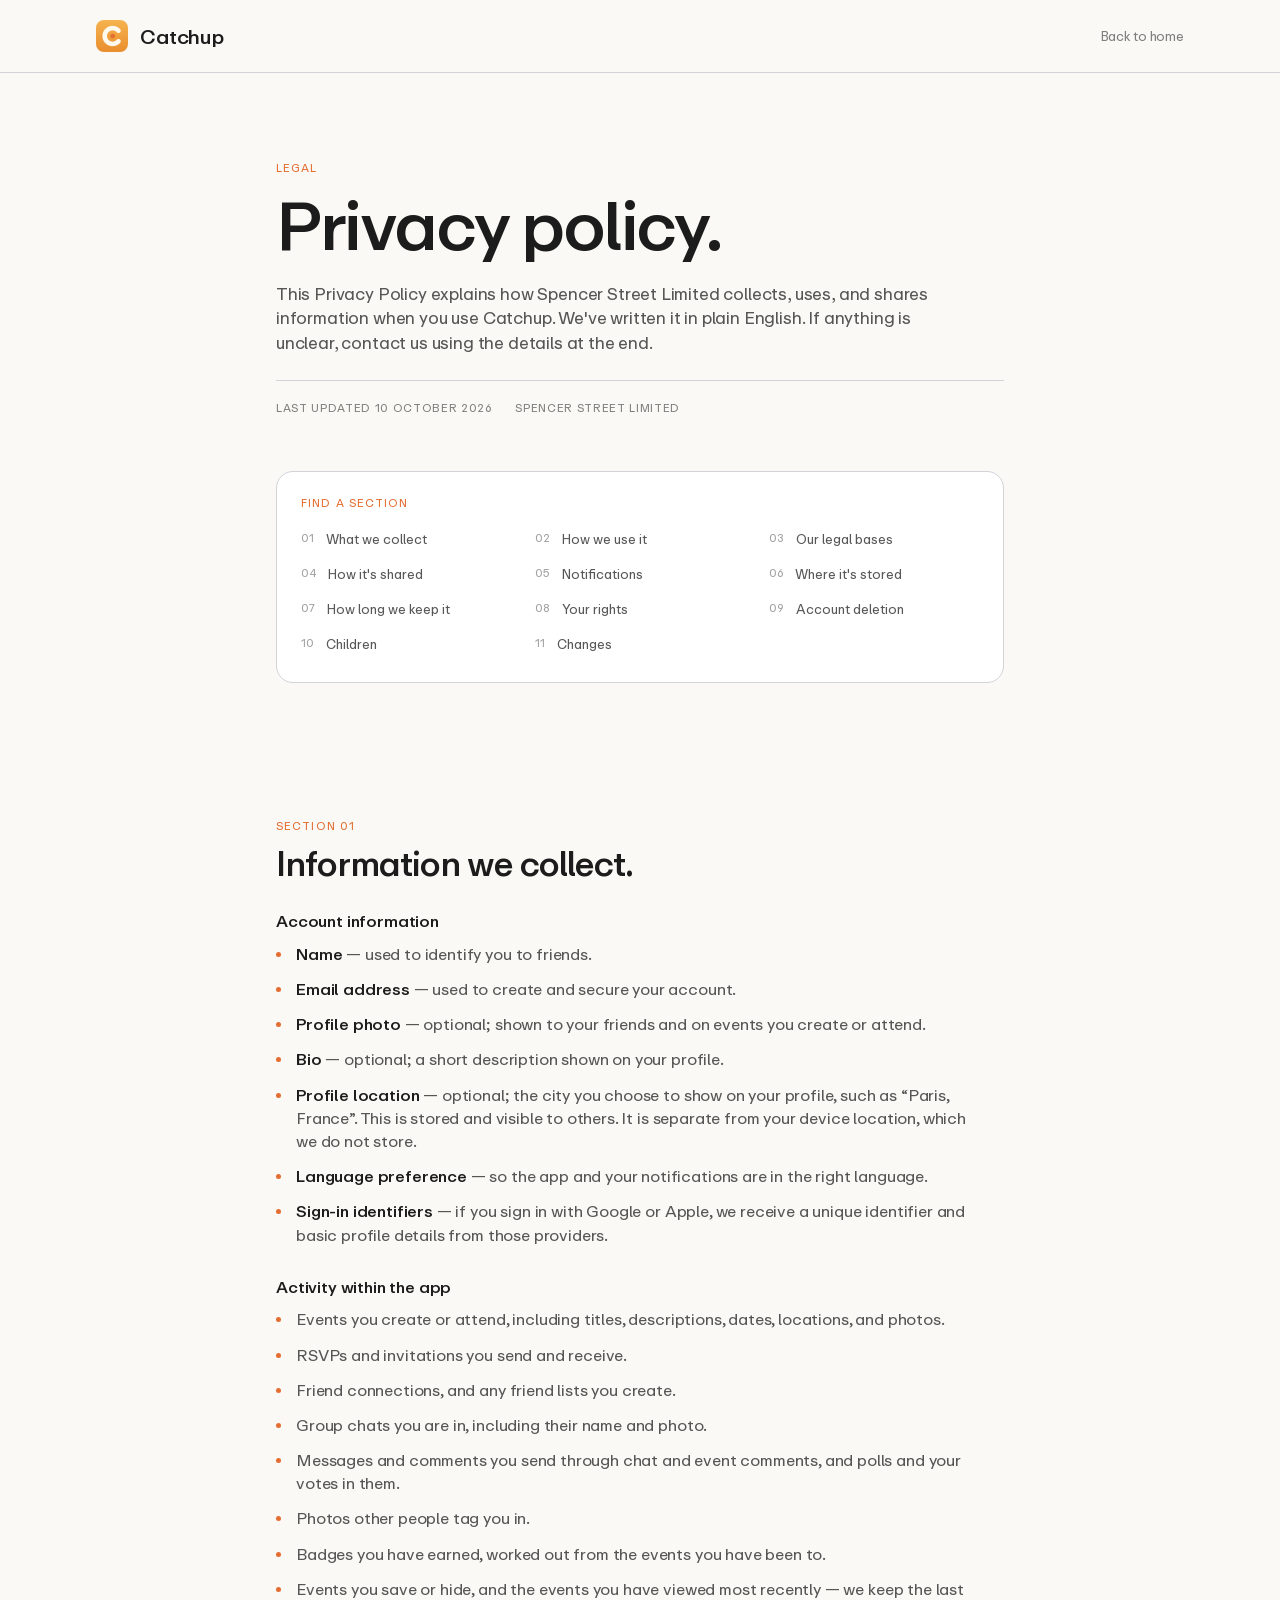
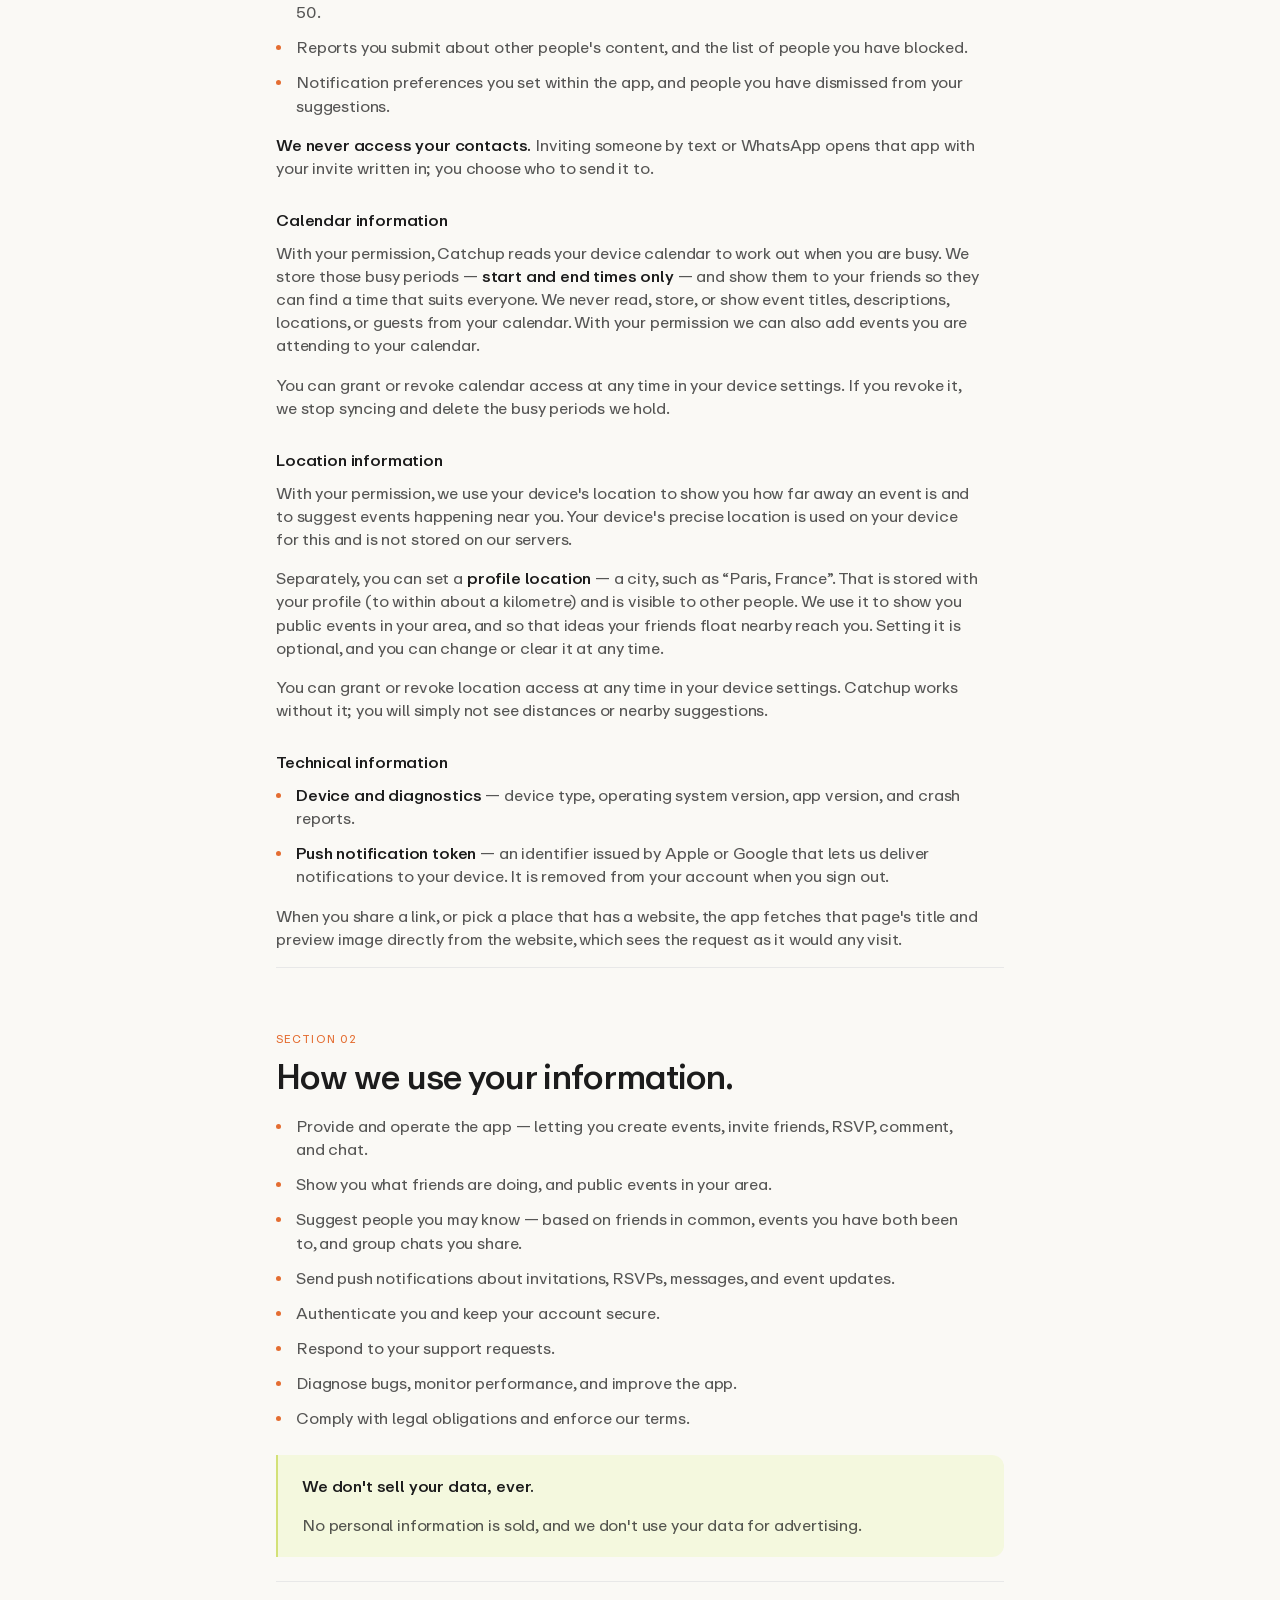
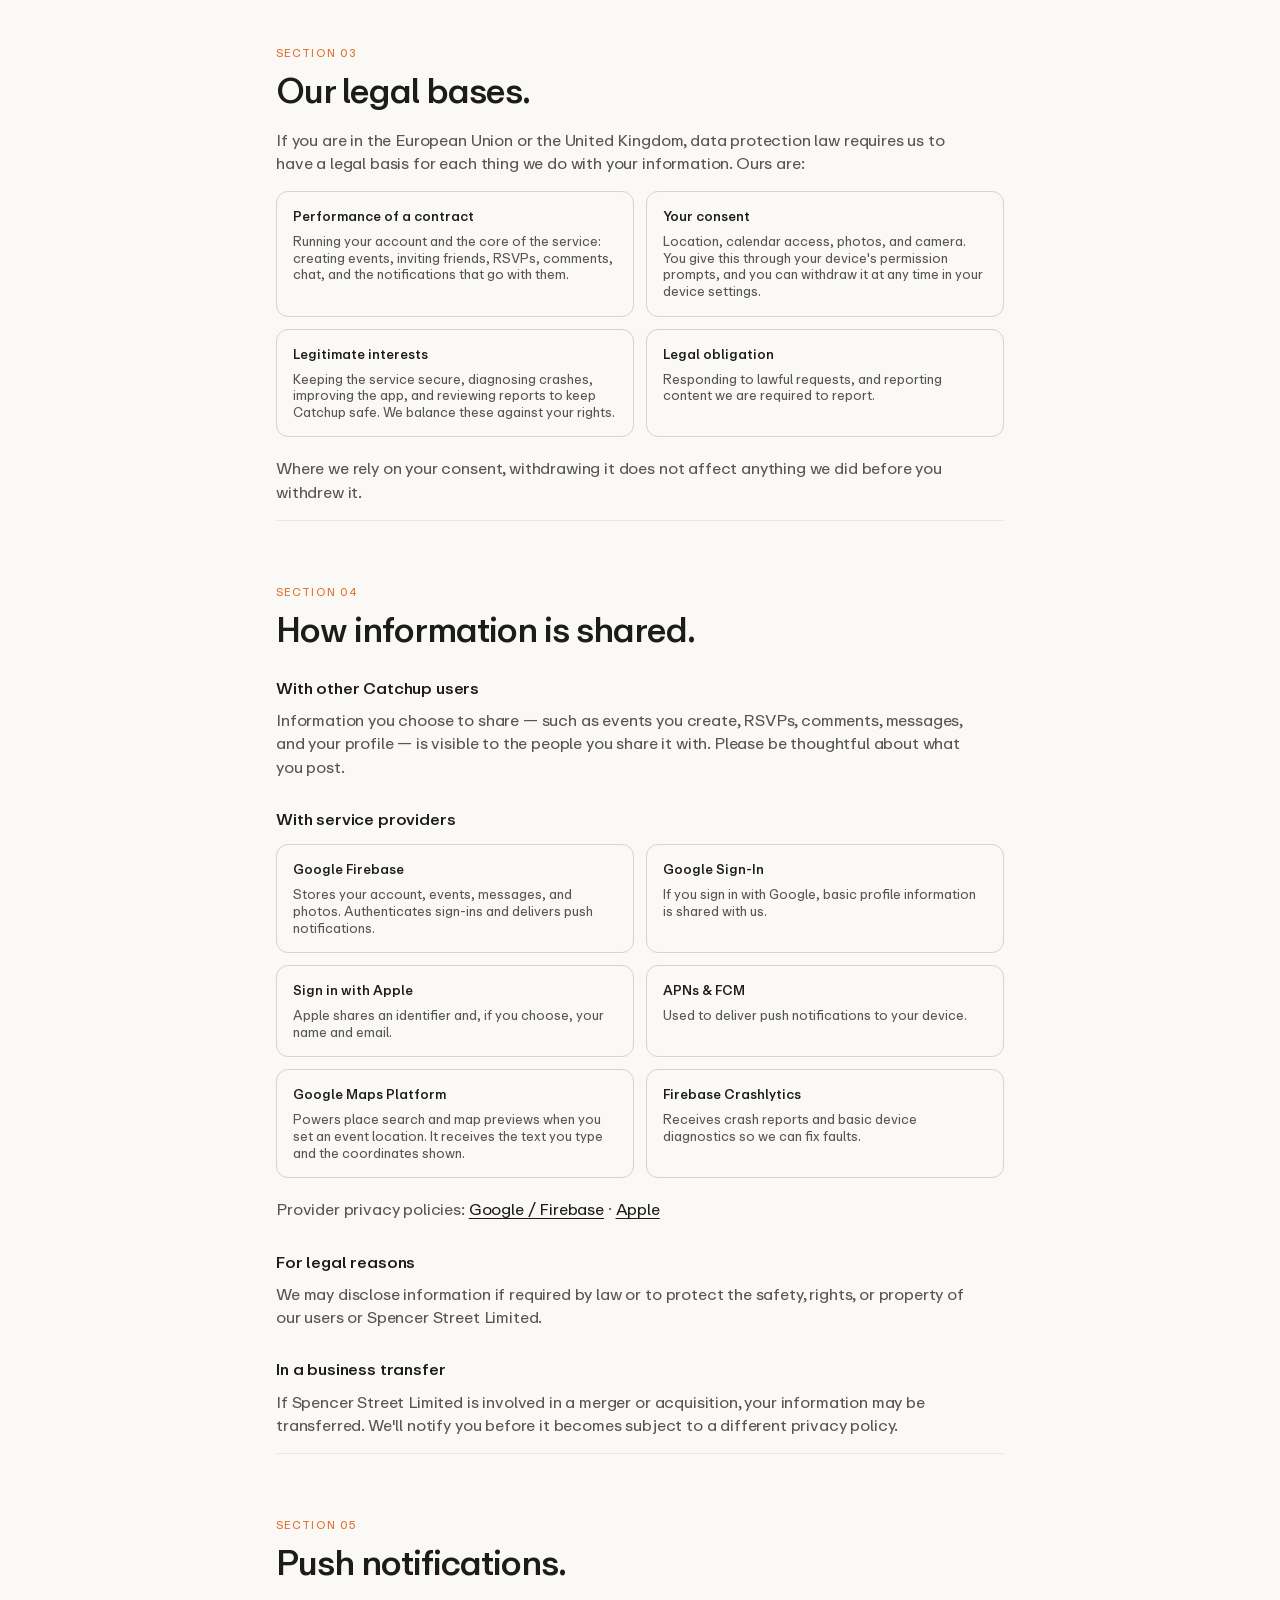
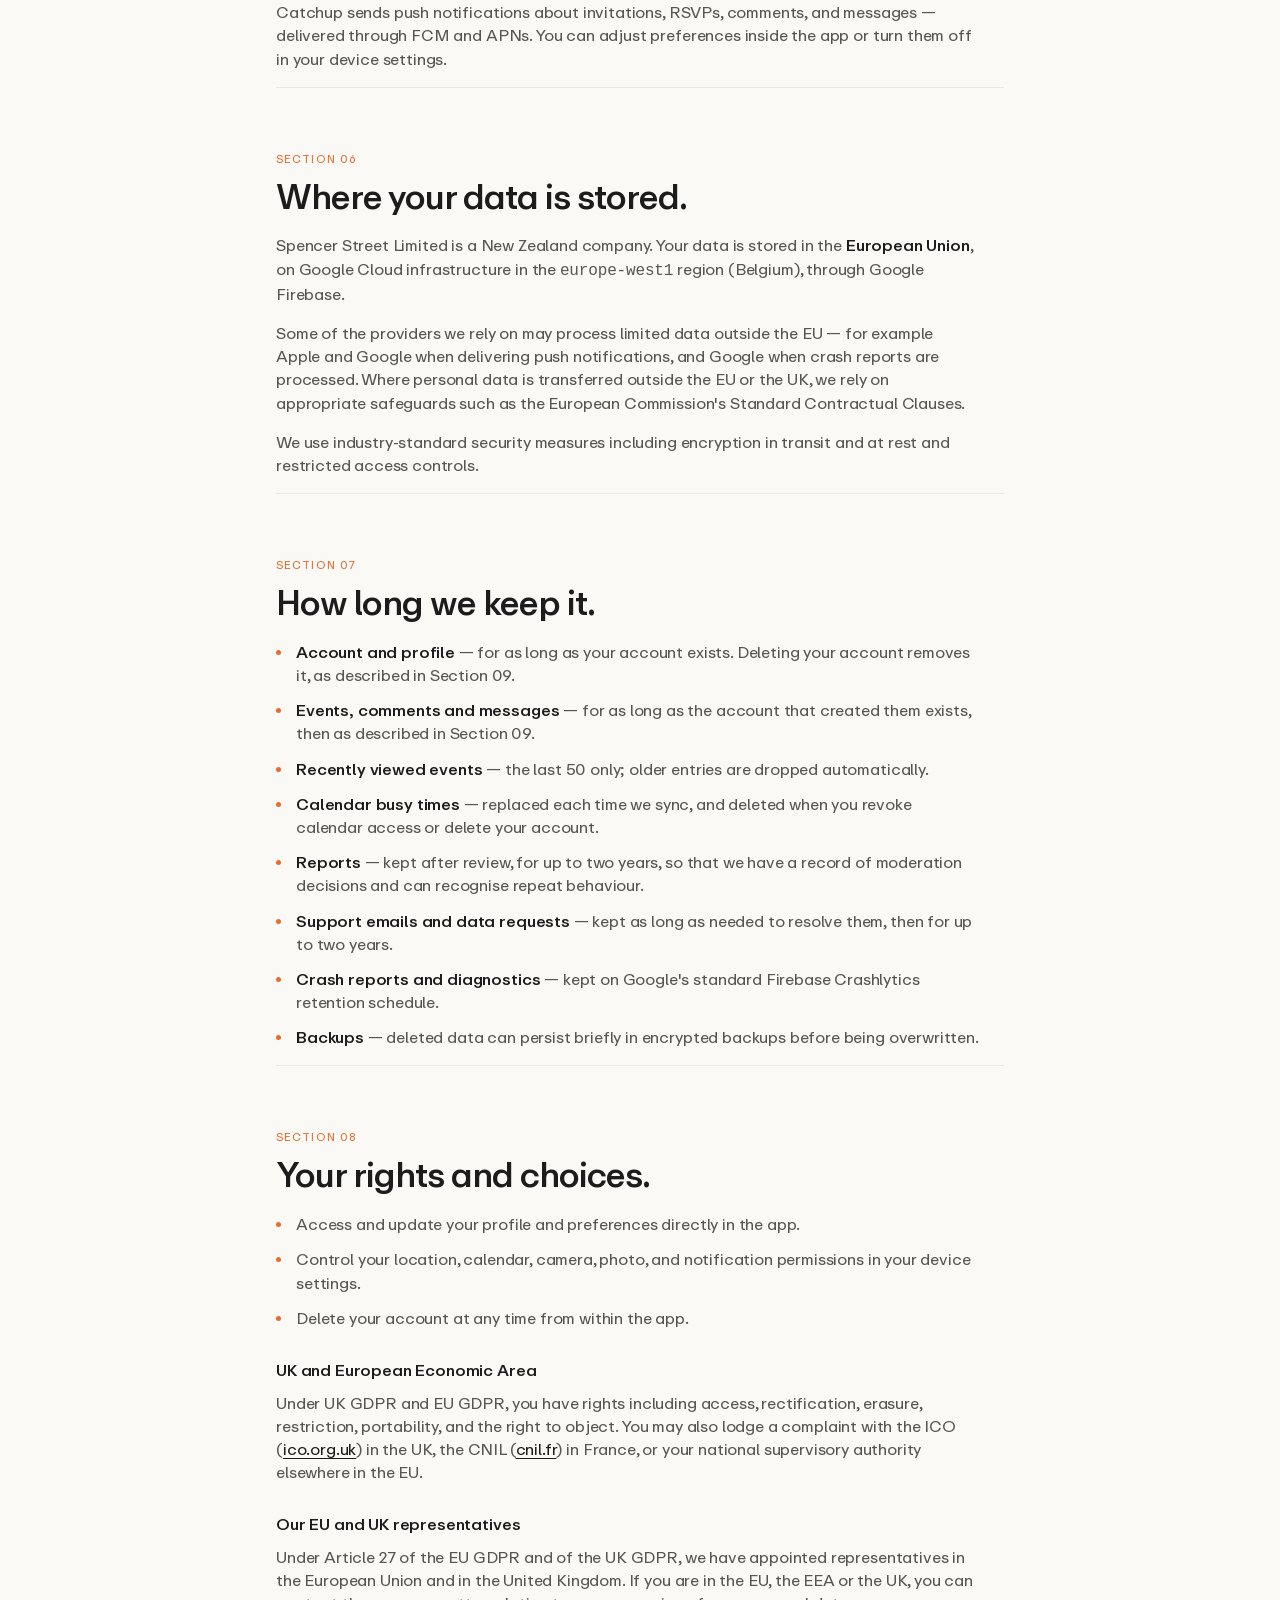
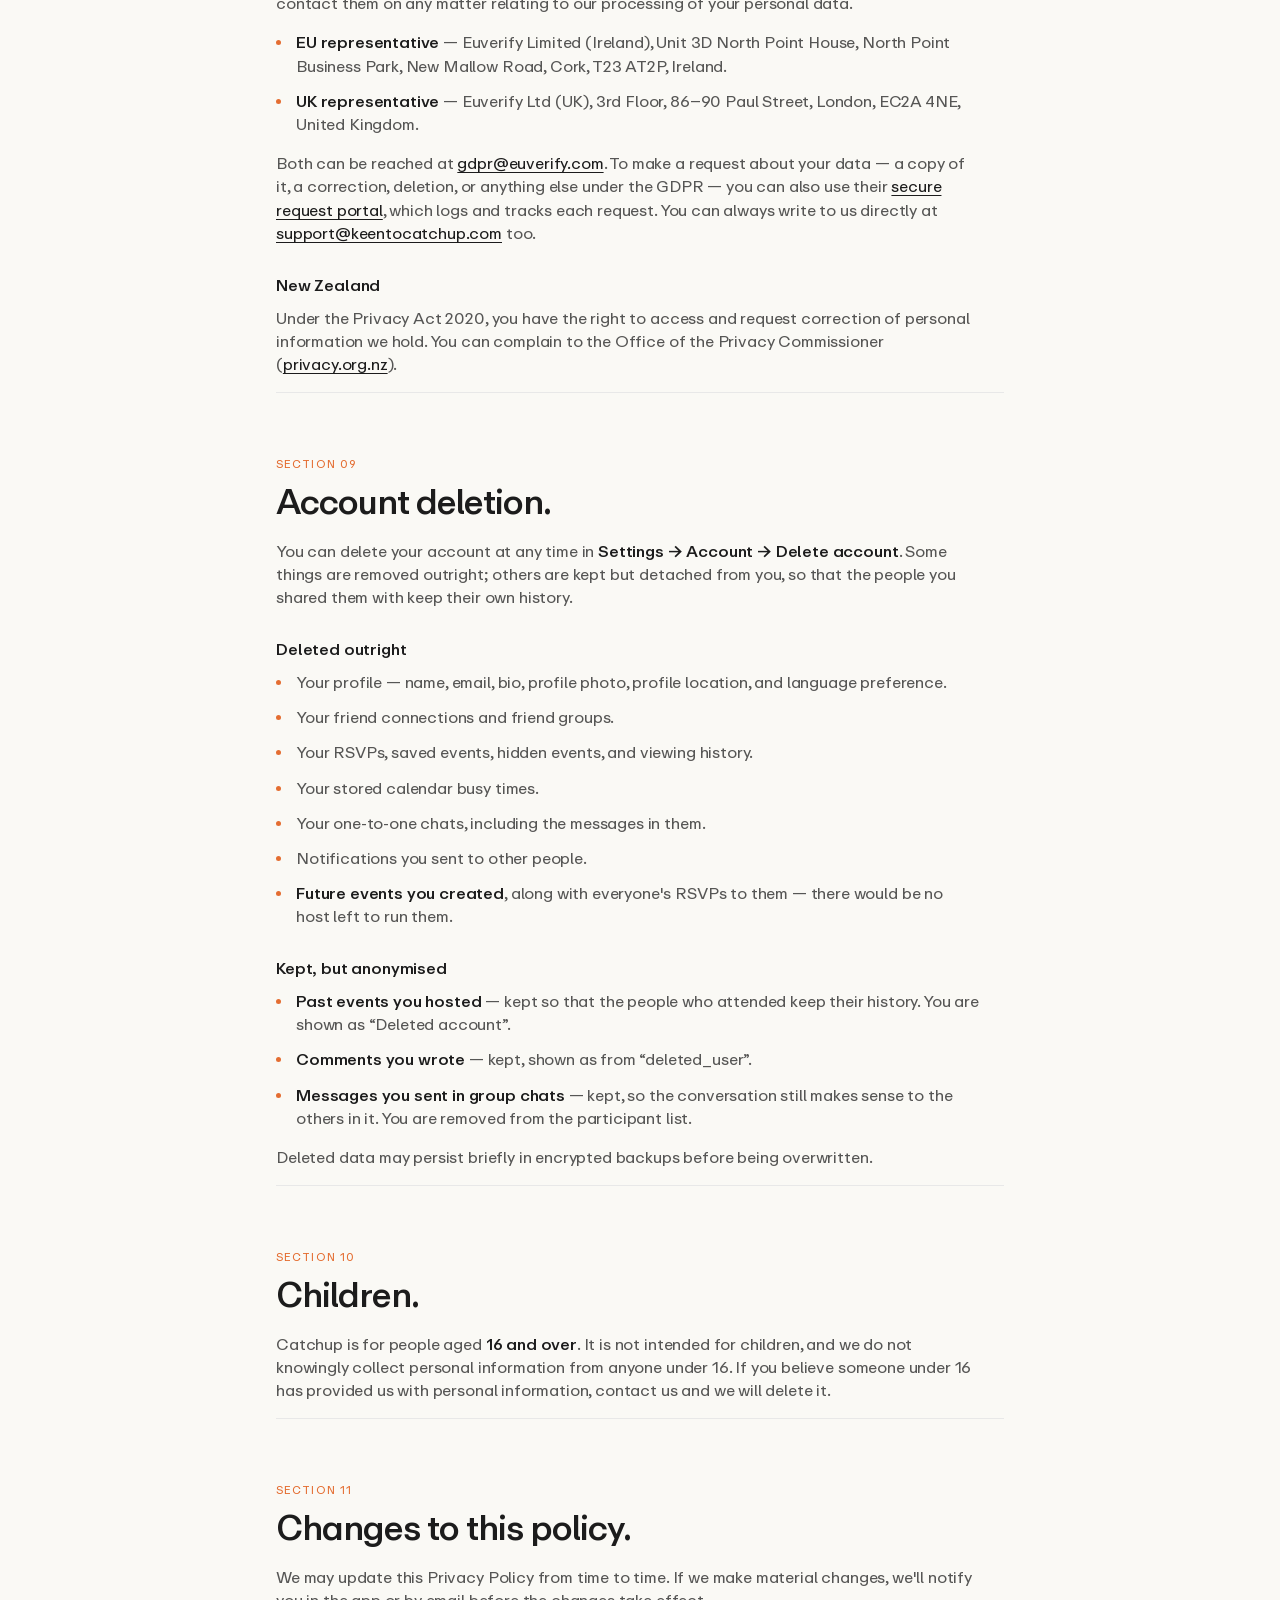
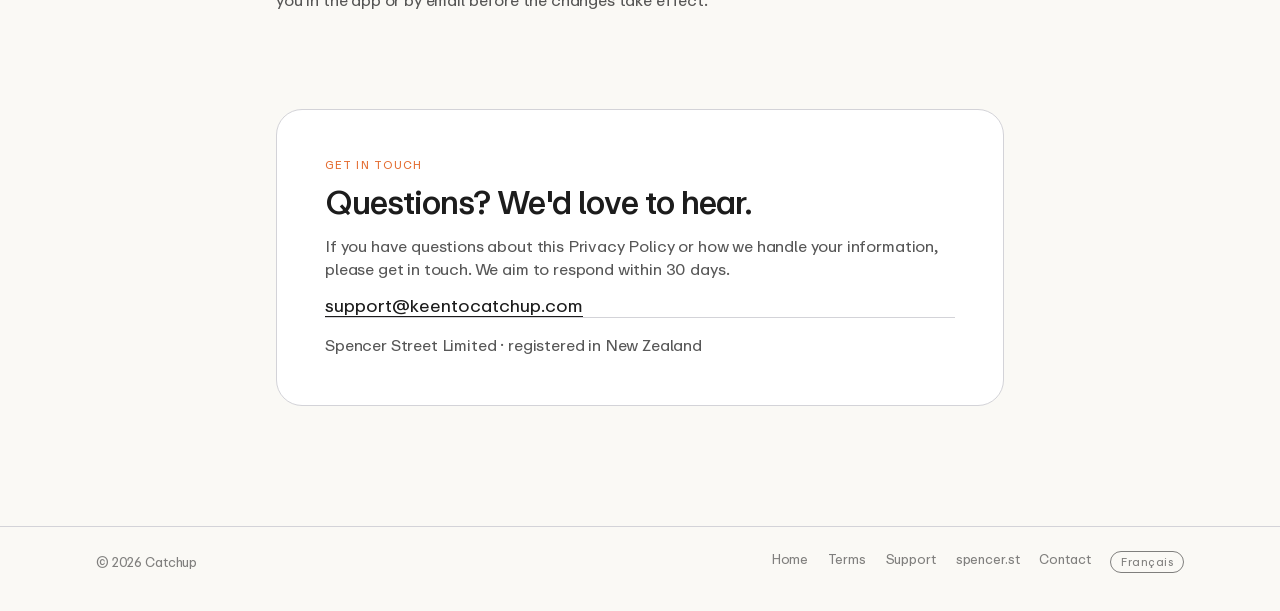
<file: privacy/index.html>
<!doctype html>
<html lang="en">
<head>
<meta charset="utf-8" />
<meta name="viewport" content="width=device-width, initial-scale=1" />
<title>Privacy Policy — Catchup</title>
<meta name="description" content="How Spencer Street Limited collects, uses and shares information when you use Catchup." />
<meta name="robots" content="index, follow" />
<link rel="alternate" hreflang="en" href="https://keentocatchup.com/privacy/" />
<link rel="alternate" hreflang="fr" href="https://keentocatchup.com/fr/privacy/" />
<link rel="alternate" hreflang="x-default" href="https://keentocatchup.com/privacy/" />
<link rel="canonical" href="https://keentocatchup.com/privacy/" />
<meta name="theme-color" content="#0B0A0B" />
<link rel="icon" href="../assets/app-icon.png" />
<link rel="apple-touch-icon" href="../assets/app-icon.png" />
<link rel="stylesheet" href="../styles/colors_and_type.css" />
<link rel="stylesheet" href="../styles/site.css" />
<link rel="stylesheet" href="../styles/legal.css" />
</head>
<body class="legal">

<header class="legal-top">
  <div class="wrap legal-top-inner">
    <a class="brand" href="/" aria-label="Catchup">
      <img src="../assets/app-icon.png" alt="" />
      <span>Catchup</span>
    </a>
    <a class="back" href="/">Back to home</a>
  </div>
</header>

<main>
  <div class="legal-wrap legal-head">
    <div class="sec-num">Legal</div>
    <h1>Privacy policy.</h1>
    <p class="legal-intro">
      This Privacy Policy explains how Spencer Street Limited collects, uses, and shares
      information when you use Catchup. We've written it in plain English. If anything is
      unclear, contact us using the details at the end.
    </p>
    <div class="legal-meta">
      <span>Last updated 10 October 2026</span>
      <span>Spencer Street Limited</span>
    </div>
  </div>

  <div class="legal-wrap legal-body">
    <nav class="toc" aria-label="Contents">
      <div class="sec-num">Find a section</div>
      <ol>
        <li><a href="#collect">What we collect</a></li>
        <li><a href="#use">How we use it</a></li>
        <li><a href="#bases">Our legal bases</a></li>
        <li><a href="#shared">How it's shared</a></li>
        <li><a href="#notifications">Notifications</a></li>
        <li><a href="#storage">Where it's stored</a></li>
        <li><a href="#retention">How long we keep it</a></li>
        <li><a href="#rights">Your rights</a></li>
        <li><a href="#deletion">Account deletion</a></li>
        <li><a href="#children">Children</a></li>
        <li><a href="#changes">Changes</a></li>
      </ol>
    </nav>

    <section class="sec" id="collect">
      <div class="sec-num">Section 01</div>
      <h2>Information we collect.</h2>

      <h3>Account information</h3>
      <ul>
        <li><strong>Name</strong> — used to identify you to friends.</li>
        <li><strong>Email address</strong> — used to create and secure your account.</li>
        <li><strong>Profile photo</strong> — optional; shown to your friends and on events you create or attend.</li>
        <li><strong>Bio</strong> — optional; a short description shown on your profile.</li>
        <li><strong>Profile location</strong> — optional; the city you choose to show on your profile, such as “Paris, France”. This is stored and visible to others. It is separate from your device location, which we do not store.</li>
        <li><strong>Language preference</strong> — so the app and your notifications are in the right language.</li>
        <li><strong>Sign-in identifiers</strong> — if you sign in with Google or Apple, we receive a unique identifier and basic profile details from those providers.</li>
      </ul>

      <h3>Activity within the app</h3>
      <ul>
        <li>Events you create or attend, including titles, descriptions, dates, locations, and photos.</li>
        <li>RSVPs and invitations you send and receive.</li>
        <li>Friend connections, and any friend lists you create.</li>
        <li>Group chats you are in, including their name and photo.</li>
        <li>Messages and comments you send through chat and event comments, and polls and your votes in them.</li>
        <li>Photos other people tag you in.</li>
        <li>Badges you have earned, worked out from the events you have been to.</li>
        <li>Events you save or hide, and the events you have viewed most recently — we keep the last 50.</li>
        <li>Reports you submit about other people's content, and the list of people you have blocked.</li>
        <li>Notification preferences you set within the app, and people you have dismissed from your suggestions.</li>
      </ul>
      <p>
        <strong>We never access your contacts.</strong> Inviting someone by text or WhatsApp
        opens that app with your invite written in; you choose who to send it to.
      </p>

      <h3>Calendar information</h3>
      <p>
        With your permission, Catchup reads your device calendar to work out when you are busy.
        We store those busy periods — <strong>start and end times only</strong> — and show them
        to your friends so they can find a time that suits everyone. We never read, store, or
        show event titles, descriptions, locations, or guests from your calendar. With your
        permission we can also add events you are attending to your calendar.
      </p>
      <p>
        You can grant or revoke calendar access at any time in your device settings. If you
        revoke it, we stop syncing and delete the busy periods we hold.
      </p>

      <h3>Location information</h3>
      <p>
        With your permission, we use your device's location to show you how far away an event is
        and to suggest events happening near you. Your device's precise location is used on your
        device for this and is not stored on our servers.
      </p>
      <p>
        Separately, you can set a <strong>profile location</strong> — a city, such as “Paris,
        France”. That is stored with your profile (to within about a kilometre) and is visible
        to other people. We use it to show you public events in your area, and so that ideas
        your friends float nearby reach you. Setting it is optional, and you can change or
        clear it at any time.
      </p>
      <p>
        You can grant or revoke location access at any time in your device settings. Catchup
        works without it; you will simply not see distances or nearby suggestions.
      </p>

      <h3>Technical information</h3>
      <ul>
        <li><strong>Device and diagnostics</strong> — device type, operating system version, app version, and crash reports.</li>
        <li><strong>Push notification token</strong> — an identifier issued by Apple or Google that lets us deliver notifications to your device. It is removed from your account when you sign out.</li>
      </ul>
      <p>
        When you share a link, or pick a place that has a website, the app fetches that page's
        title and preview image directly from the website, which sees the request as it would
        any visit.
      </p>
    </section>

    <section class="sec" id="use">
      <div class="sec-num">Section 02</div>
      <h2>How we use your information.</h2>
      <ul>
        <li>Provide and operate the app — letting you create events, invite friends, RSVP, comment, and chat.</li>
        <li>Show you what friends are doing, and public events in your area.</li>
        <li>Suggest people you may know — based on friends in common, events you have both been to, and group chats you share.</li>
        <li>Send push notifications about invitations, RSVPs, messages, and event updates.</li>
        <li>Authenticate you and keep your account secure.</li>
        <li>Respond to your support requests.</li>
        <li>Diagnose bugs, monitor performance, and improve the app.</li>
        <li>Comply with legal obligations and enforce our terms.</li>
      </ul>
      <div class="callout">
        <p><strong>We don't sell your data, ever.</strong></p>
        <p>No personal information is sold, and we don't use your data for advertising.</p>
      </div>
    </section>

    <section class="sec" id="bases">
      <div class="sec-num">Section 03</div>
      <h2>Our legal bases.</h2>
      <p>
        If you are in the European Union or the United Kingdom, data protection law requires us
        to have a legal basis for each thing we do with your information. Ours are:
      </p>
      <dl class="who">
        <div>
          <dt>Performance of a contract</dt>
          <dd>Running your account and the core of the service: creating events, inviting friends, RSVPs, comments, chat, and the notifications that go with them.</dd>
        </div>
        <div>
          <dt>Your consent</dt>
          <dd>Location, calendar access, photos, and camera. You give this through your device's permission prompts, and you can withdraw it at any time in your device settings.</dd>
        </div>
        <div>
          <dt>Legitimate interests</dt>
          <dd>Keeping the service secure, diagnosing crashes, improving the app, and reviewing reports to keep Catchup safe. We balance these against your rights.</dd>
        </div>
        <div>
          <dt>Legal obligation</dt>
          <dd>Responding to lawful requests, and reporting content we are required to report.</dd>
        </div>
      </dl>
      <p>
        Where we rely on your consent, withdrawing it does not affect anything we did before you
        withdrew it.
      </p>
    </section>

    <section class="sec" id="shared">
      <div class="sec-num">Section 04</div>
      <h2>How information is shared.</h2>

      <h3>With other Catchup users</h3>
      <p>
        Information you choose to share — such as events you create, RSVPs, comments, messages,
        and your profile — is visible to the people you share it with. Please be thoughtful
        about what you post.
      </p>

      <h3>With service providers</h3>
      <dl class="who">
        <div>
          <dt>Google Firebase</dt>
          <dd>Stores your account, events, messages, and photos. Authenticates sign-ins and delivers push notifications.</dd>
        </div>
        <div>
          <dt>Google Sign-In</dt>
          <dd>If you sign in with Google, basic profile information is shared with us.</dd>
        </div>
        <div>
          <dt>Sign in with Apple</dt>
          <dd>Apple shares an identifier and, if you choose, your name and email.</dd>
        </div>
        <div>
          <dt>APNs &amp; FCM</dt>
          <dd>Used to deliver push notifications to your device.</dd>
        </div>
        <div>
          <dt>Google Maps Platform</dt>
          <dd>Powers place search and map previews when you set an event location. It receives the text you type and the coordinates shown.</dd>
        </div>
        <div>
          <dt>Firebase Crashlytics</dt>
          <dd>Receives crash reports and basic device diagnostics so we can fix faults.</dd>
        </div>
      </dl>
      <p>
        Provider privacy policies:
        <a href="https://firebase.google.com/support/privacy" target="_blank" rel="noopener">Google / Firebase</a> ·
        <a href="https://www.apple.com/legal/privacy/" target="_blank" rel="noopener">Apple</a>
      </p>

      <h3>For legal reasons</h3>
      <p>
        We may disclose information if required by law or to protect the safety, rights, or
        property of our users or Spencer Street Limited.
      </p>

      <h3>In a business transfer</h3>
      <p>
        If Spencer Street Limited is involved in a merger or acquisition, your information may
        be transferred. We'll notify you before it becomes subject to a different privacy policy.
      </p>
    </section>

    <section class="sec" id="notifications">
      <div class="sec-num">Section 05</div>
      <h2>Push notifications.</h2>
      <p>
        Catchup sends push notifications about invitations, RSVPs, comments, and messages —
        delivered through FCM and APNs. You can adjust preferences inside the app or turn them
        off in your device settings.
      </p>
    </section>

    <section class="sec" id="storage">
      <div class="sec-num">Section 06</div>
      <h2>Where your data is stored.</h2>
      <p>
        Spencer Street Limited is a New Zealand company. Your data is stored in the
        <strong>European Union</strong>, on Google Cloud infrastructure in the
        <code>europe-west1</code> region (Belgium), through Google Firebase.
      </p>
      <p>
        Some of the providers we rely on may process limited data outside the EU — for example
        Apple and Google when delivering push notifications, and Google when crash reports are
        processed. Where personal data is transferred outside the EU or the UK, we rely on
        appropriate safeguards such as the European Commission's Standard Contractual Clauses.
      </p>
      <p>
        We use industry-standard security measures including encryption in transit and at rest
        and restricted access controls.
      </p>
    </section>

    <section class="sec" id="retention">
      <div class="sec-num">Section 07</div>
      <h2>How long we keep it.</h2>
      <ul>
        <li><strong>Account and profile</strong> — for as long as your account exists. Deleting your account removes it, as described in Section 09.</li>
        <li><strong>Events, comments and messages</strong> — for as long as the account that created them exists, then as described in Section 09.</li>
        <li><strong>Recently viewed events</strong> — the last 50 only; older entries are dropped automatically.</li>
        <li><strong>Calendar busy times</strong> — replaced each time we sync, and deleted when you revoke calendar access or delete your account.</li>
        <li><strong>Reports</strong> — kept after review, for up to two years, so that we have a record of moderation decisions and can recognise repeat behaviour.</li>
        <li><strong>Support emails and data requests</strong> — kept as long as needed to resolve them, then for up to two years.</li>
        <li><strong>Crash reports and diagnostics</strong> — kept on Google's standard Firebase Crashlytics retention schedule.</li>
        <li><strong>Backups</strong> — deleted data can persist briefly in encrypted backups before being overwritten.</li>
      </ul>
    </section>

    <section class="sec" id="rights">
      <div class="sec-num">Section 08</div>
      <h2>Your rights and choices.</h2>
      <ul>
        <li>Access and update your profile and preferences directly in the app.</li>
        <li>Control your location, calendar, camera, photo, and notification permissions in your device settings.</li>
        <li>Delete your account at any time from within the app.</li>
      </ul>

      <h3>UK and European Economic Area</h3>
      <p>
        Under UK GDPR and EU GDPR, you have rights including access, rectification, erasure,
        restriction, portability, and the right to object. You may also lodge a complaint with
        the ICO (<a href="https://ico.org.uk" target="_blank" rel="noopener">ico.org.uk</a>) in the
        UK, the CNIL (<a href="https://www.cnil.fr" target="_blank" rel="noopener">cnil.fr</a>)
        in France, or your national supervisory authority elsewhere in the EU.
      </p>

      <h3>Our EU and UK representatives</h3>
      <p>
        Under Article 27 of the EU GDPR and of the UK GDPR, we have appointed representatives
        in the European Union and in the United Kingdom. If you are in the EU, the EEA or the
        UK, you can contact them on any matter relating to our processing of your personal data.
      </p>
      <ul>
        <li><strong>EU representative</strong> — Euverify Limited (Ireland), Unit 3D North Point House, North Point Business Park, New Mallow Road, Cork, T23 AT2P, Ireland.</li>
        <li><strong>UK representative</strong> — Euverify Ltd (UK), 3rd Floor, 86–90 Paul Street, London, EC2A 4NE, United Kingdom.</li>
      </ul>
      <p>
        Both can be reached at <a href="mailto:gdpr@euverify.com">gdpr@euverify.com</a>. To make
        a request about your data — a copy of it, a correction, deletion, or anything else under
        the GDPR — you can also use their
        <a href="https://gdpr.euverify.com/verify/8ff46a2f-9273-49e6-9b40-fed2ca89c5e6" target="_blank" rel="noopener">secure request portal</a>, which logs
        and tracks each request. You can always write to us directly at
        <a href="mailto:support@keentocatchup.com">support@keentocatchup.com</a> too.
      </p>

      <h3>New Zealand</h3>
      <p>
        Under the Privacy Act 2020, you have the right to access and request correction of
        personal information we hold. You can complain to the Office of the Privacy Commissioner
        (<a href="https://privacy.org.nz" target="_blank" rel="noopener">privacy.org.nz</a>).
      </p>
    </section>

    <section class="sec" id="deletion">
      <div class="sec-num">Section 09</div>
      <h2>Account deletion.</h2>
      <p>
        You can delete your account at any time in
        <strong>Settings → Account → Delete account</strong>. Some things are removed outright; others are
        kept but detached from you, so that the people you shared them with keep their own
        history.
      </p>

      <h3>Deleted outright</h3>
      <ul>
        <li>Your profile — name, email, bio, profile photo, profile location, and language preference.</li>
        <li>Your friend connections and friend groups.</li>
        <li>Your RSVPs, saved events, hidden events, and viewing history.</li>
        <li>Your stored calendar busy times.</li>
        <li>Your one-to-one chats, including the messages in them.</li>
        <li>Notifications you sent to other people.</li>
        <li><strong>Future events you created</strong>, along with everyone's RSVPs to them — there would be no host left to run them.</li>
      </ul>

      <h3>Kept, but anonymised</h3>
      <ul>
        <li><strong>Past events you hosted</strong> — kept so that the people who attended keep their history. You are shown as “Deleted account”.</li>
        <li><strong>Comments you wrote</strong> — kept, shown as from “deleted_user”.</li>
        <li><strong>Messages you sent in group chats</strong> — kept, so the conversation still makes sense to the others in it. You are removed from the participant list.</li>
      </ul>

      <p>
        Deleted data may persist briefly in encrypted backups before being overwritten.
      </p>
    </section>

    <section class="sec" id="children">
      <div class="sec-num">Section 10</div>
      <h2>Children.</h2>
      <p>
        Catchup is for people aged <strong>16 and over</strong>. It is not intended for
        children, and we do not knowingly collect personal information from anyone under 16.
        If you believe someone under 16 has provided us with personal information, contact us
        and we will delete it.
      </p>
    </section>

    <section class="sec" id="changes">
      <div class="sec-num">Section 11</div>
      <h2>Changes to this policy.</h2>
      <p>
        We may update this Privacy Policy from time to time. If we make material changes, we'll
        notify you in the app or by email before the changes take effect.
      </p>
    </section>

    <section class="legal-contact">
      <div class="sec-num">Get in touch</div>
      <h2>Questions? We'd love to hear.</h2>
      <p>
        If you have questions about this Privacy Policy or how we handle your information,
        please get in touch. We aim to respond within 30 days.
      </p>
      <a class="mail" href="mailto:support@keentocatchup.com">support@keentocatchup.com</a>
      <p class="entity">Spencer Street Limited · registered in New Zealand</p>
    </section>
  </div>
</main>

<footer>
  <div class="wrap foot-inner">
    <span>© <span data-year>2026</span> Catchup</span>
    <nav class="foot-links">
      <a href="/">Home</a>
      <a href="/terms/">Terms</a>
      <a href="/support/">Support</a>
      <a href="https://spencer.st">spencer.st</a>
      <a href="mailto:support@keentocatchup.com">Contact</a>
      <a class="lang" href="/fr/privacy/" hreflang="fr" lang="fr">Français</a>
    </nav>
  </div>
</footer>

<script>document.querySelector('[data-year]').textContent = new Date().getFullYear();</script>
</body>
</html>
</file>
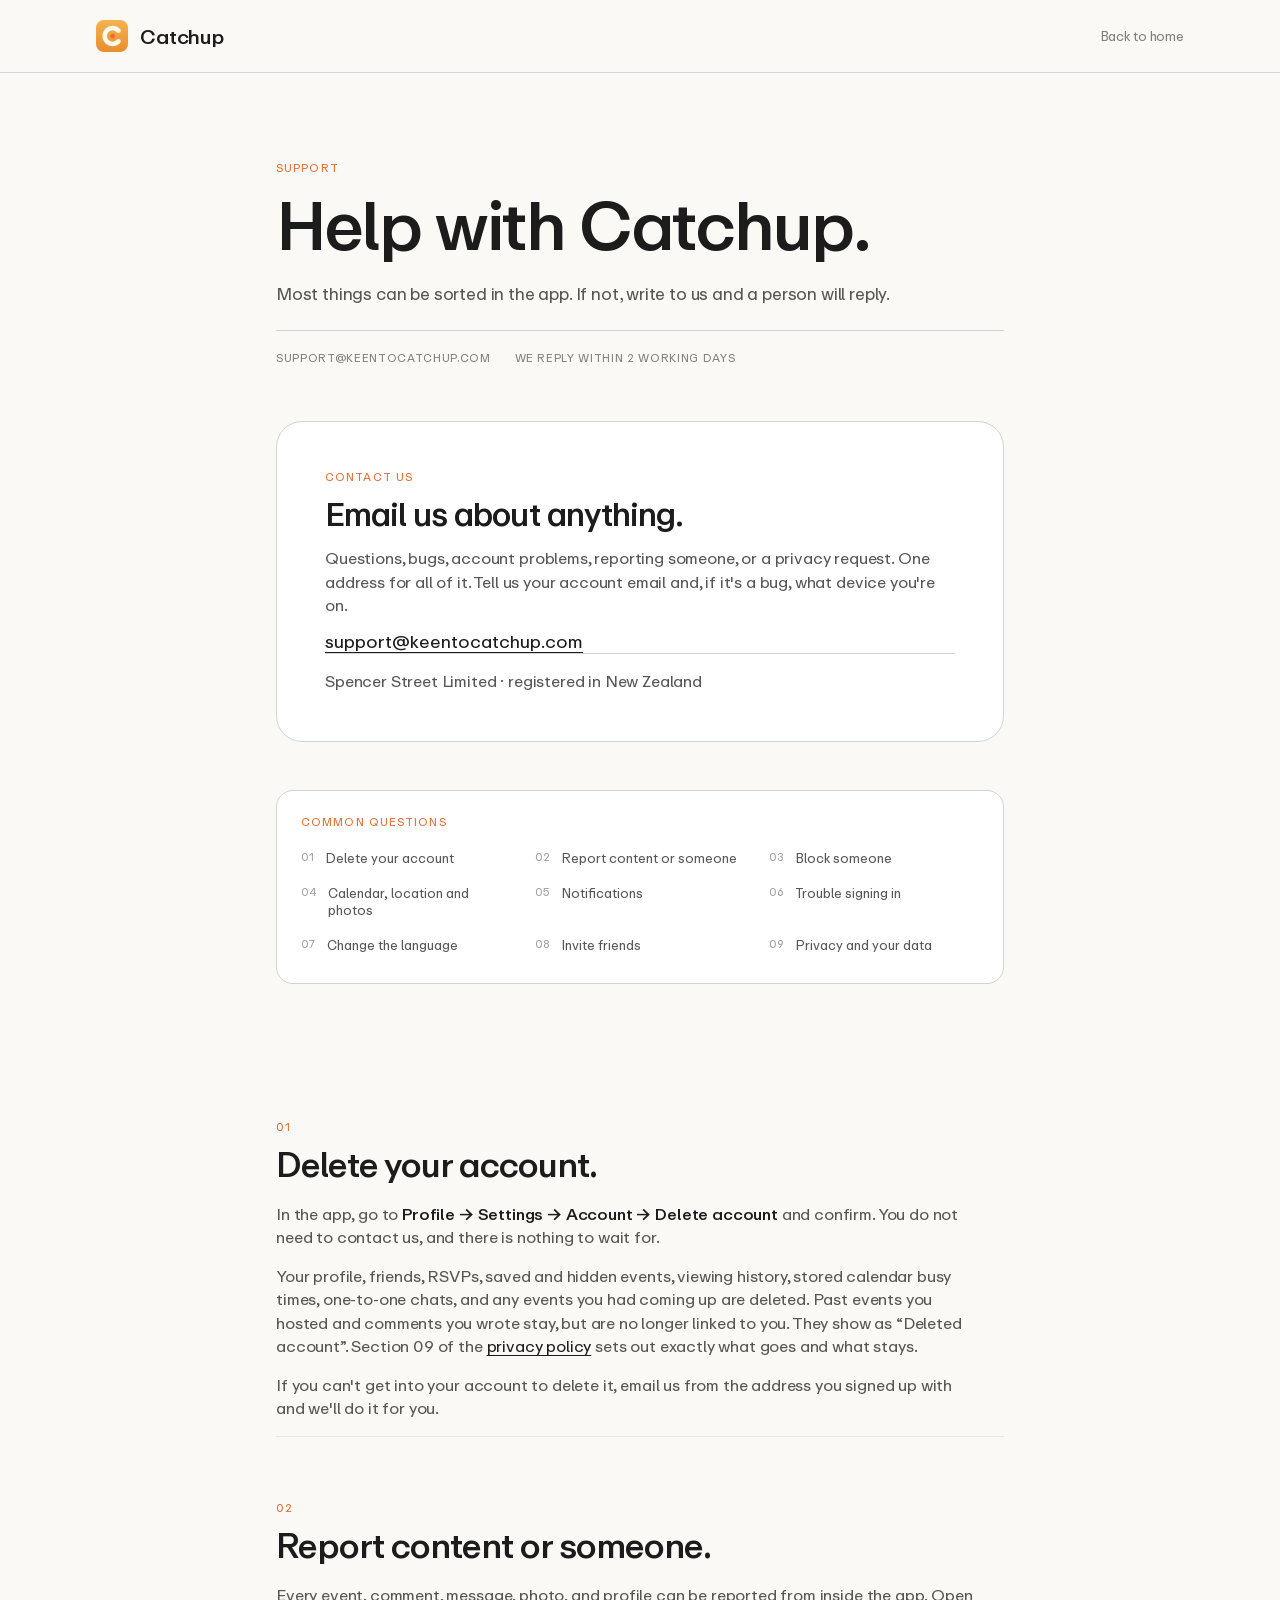
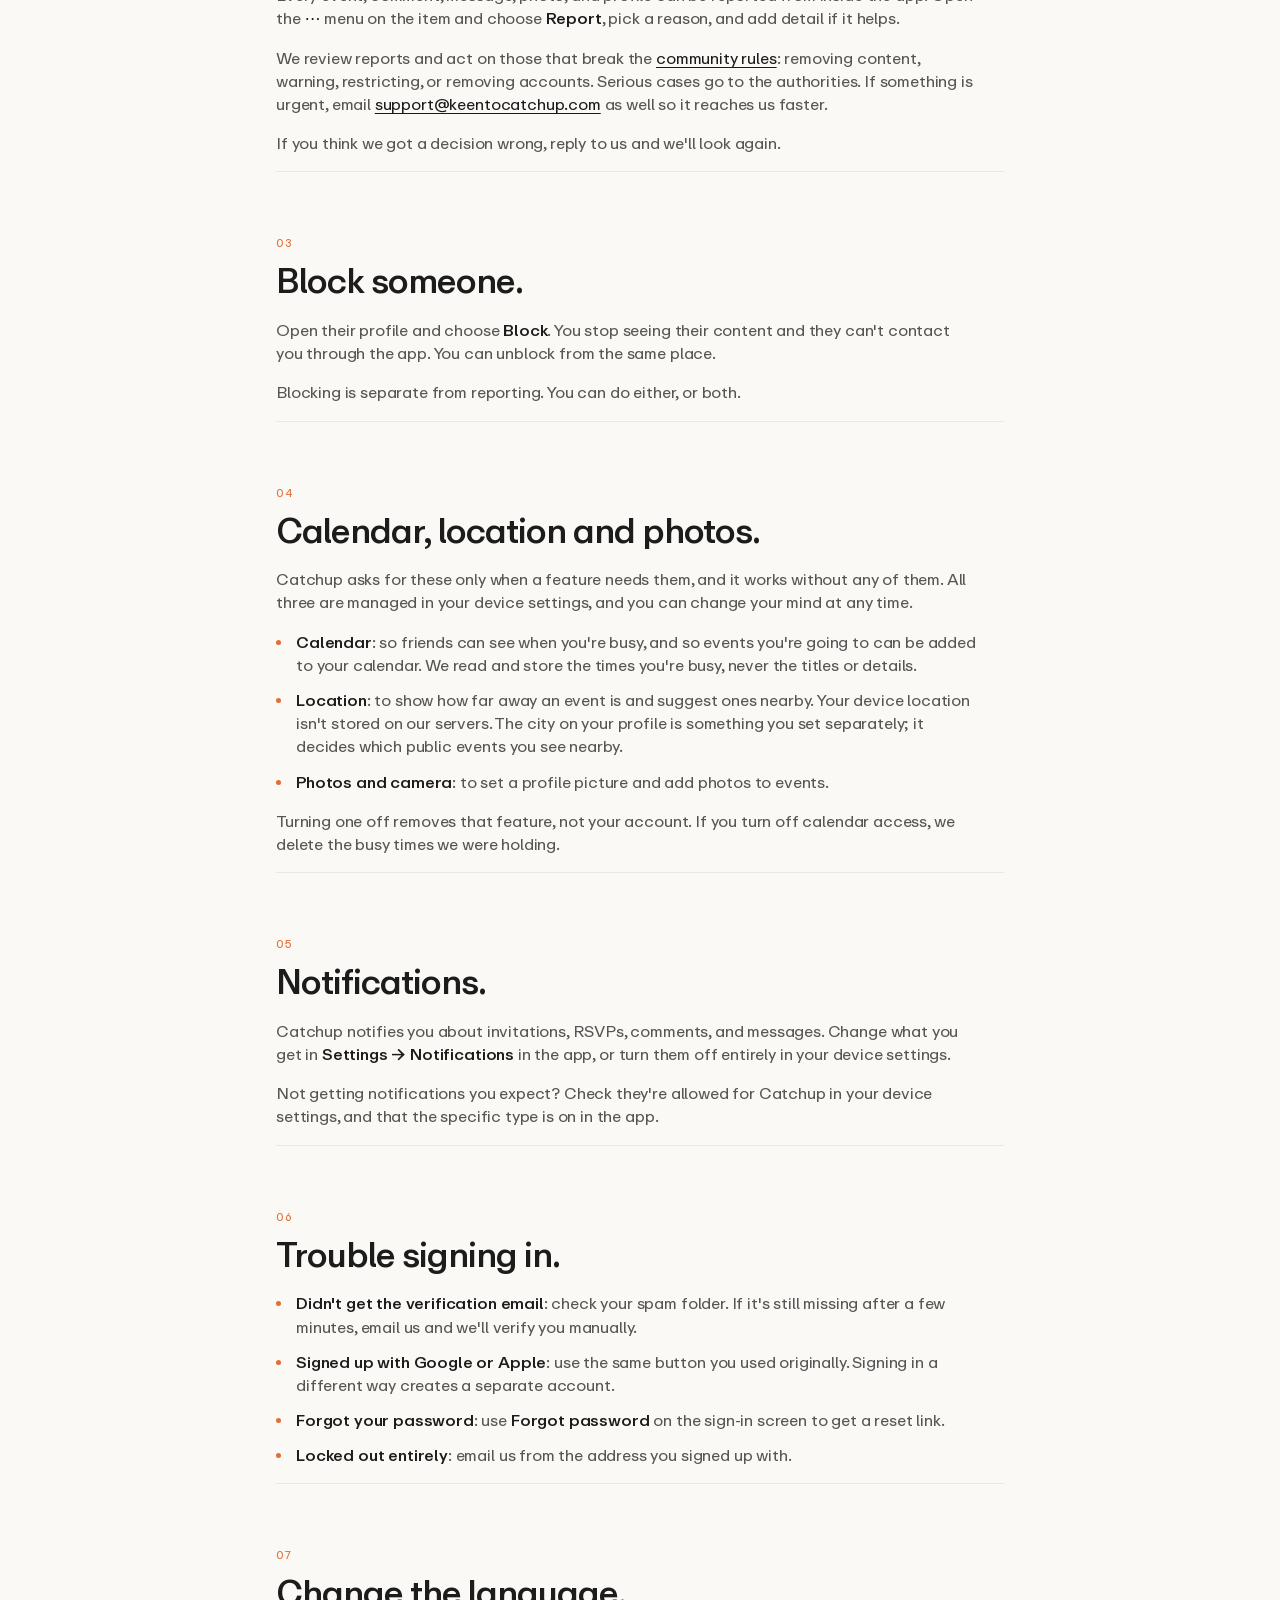
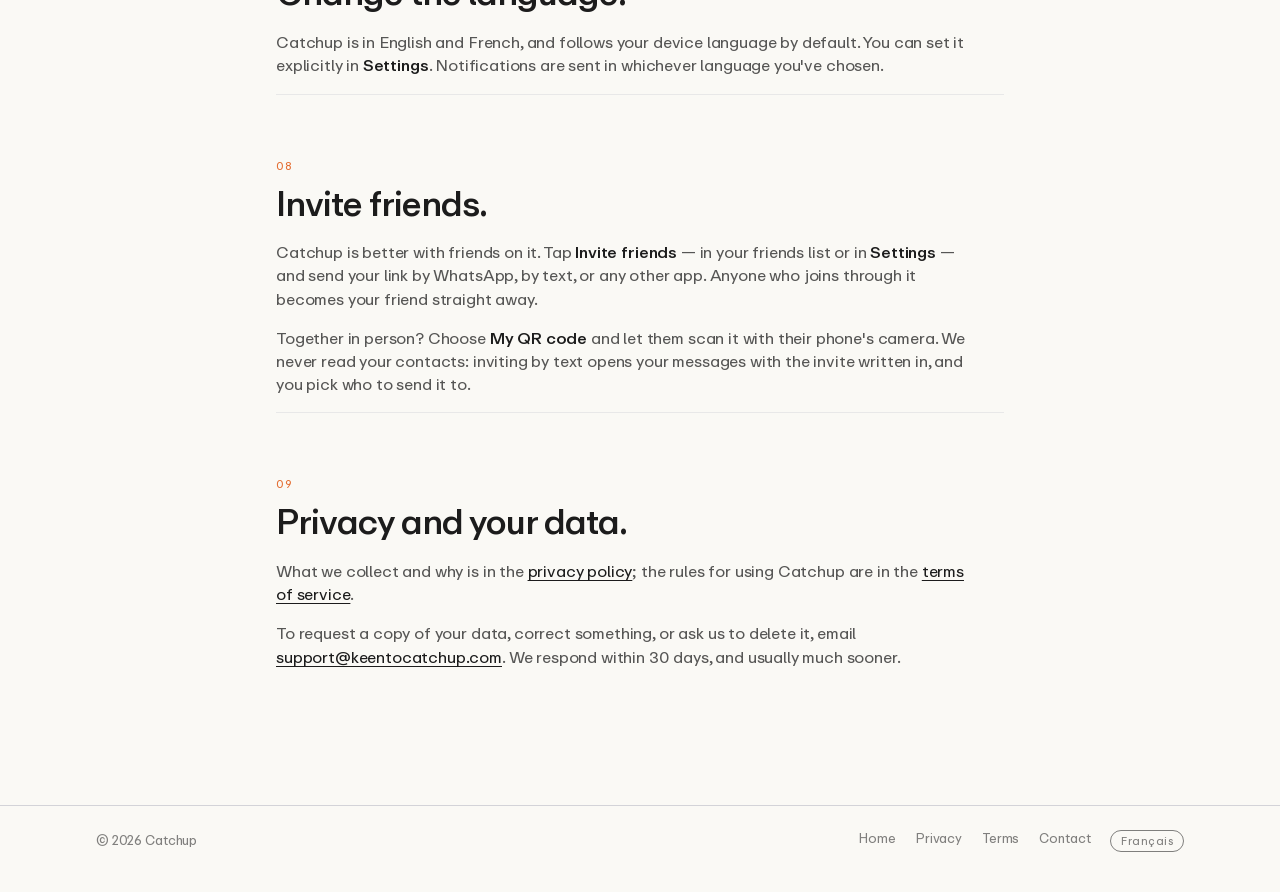
<file: support/index.html>
<!doctype html>
<html lang="en">
<head>
<meta charset="utf-8" />
<meta name="viewport" content="width=device-width, initial-scale=1" />
<title>Catchup Support</title>
<meta name="description" content="Help with Catchup: contact us, delete your account, report or block someone, and manage permissions and notifications." />
<meta name="robots" content="index, follow" />

<link rel="alternate" hreflang="en" href="https://keentocatchup.com/support/" />
<link rel="alternate" hreflang="fr" href="https://keentocatchup.com/fr/support/" />
<link rel="alternate" hreflang="x-default" href="https://keentocatchup.com/support/" />
<link rel="canonical" href="https://keentocatchup.com/support/" />

<meta name="theme-color" content="#0B0A0B" />
<link rel="icon" href="../assets/app-icon.png" />
<link rel="apple-touch-icon" href="../assets/app-icon.png" />
<link rel="stylesheet" href="../styles/colors_and_type.css" />
<link rel="stylesheet" href="../styles/site.css" />
<link rel="stylesheet" href="../styles/legal.css" />
</head>
<body class="legal">

<header class="legal-top">
  <div class="wrap legal-top-inner">
    <a class="brand" href="/" aria-label="Catchup">
      <img src="../assets/app-icon.png" alt="" />
      <span>Catchup</span>
    </a>
    <a class="back" href="/">Back to home</a>
  </div>
</header>

<main>
  <div class="legal-wrap legal-head">
    <div class="sec-num">Support</div>
    <h1>Help with Catchup.</h1>
    <p class="legal-intro">
      Most things can be sorted in the app. If not, write to us
      and a person will reply.
    </p>
    <div class="legal-meta">
      <span>support@keentocatchup.com</span>
      <span>We reply within 2 working days</span>
    </div>
  </div>

  <div class="legal-wrap legal-body">

    <section class="legal-contact" style="margin-top:0">
      <div class="sec-num">Contact us</div>
      <h2>Email us about anything.</h2>
      <p>
        Questions, bugs, account problems, reporting someone, or a privacy request. One address
        for all of it. Tell us your account email and, if it's a bug, what device you're on.
      </p>
      <a class="mail" href="mailto:support@keentocatchup.com?subject=Catchup%20support">support@keentocatchup.com</a>
      <p class="entity">Spencer Street Limited · registered in New Zealand</p>
    </section>

    <nav class="toc" style="margin-top:var(--s-12)" aria-label="Contents">
      <div class="sec-num">Common questions</div>
      <ol>
        <li><a href="#delete">Delete your account</a></li>
        <li><a href="#report">Report content or someone</a></li>
        <li><a href="#block">Block someone</a></li>
        <li><a href="#permissions">Calendar, location and photos</a></li>
        <li><a href="#notifications">Notifications</a></li>
        <li><a href="#signin">Trouble signing in</a></li>
        <li><a href="#language">Change the language</a></li>
        <li><a href="#invite">Invite friends</a></li>
        <li><a href="#privacy">Privacy and your data</a></li>
      </ol>
    </nav>

    <section class="sec" id="delete">
      <div class="sec-num">01</div>
      <h2>Delete your account.</h2>
      <p>
        In the app, go to <strong>Profile → Settings → Account → Delete account</strong> and confirm. You
        do not need to contact us, and there is nothing to wait for.
      </p>
      <p>
        Your profile, friends, RSVPs, saved and hidden events, viewing history, stored calendar
        busy times, one-to-one chats, and any events you had coming up are deleted. Past events
        you hosted and comments you wrote stay, but are no longer linked to you. They show as
        “Deleted account”. Section 09 of the
        <a href="/privacy/#deletion">privacy policy</a> sets out exactly what goes and what
        stays.
      </p>
      <p>
        If you can't get into your account to delete it, email us from the address you signed up
        with and we'll do it for you.
      </p>
    </section>

    <section class="sec" id="report">
      <div class="sec-num">02</div>
      <h2>Report content or someone.</h2>
      <p>
        Every event, comment, message, photo, and profile can be reported from inside the app. Open the
        <strong>⋯</strong> menu on the item and choose <strong>Report</strong>, pick a reason,
        and add detail if it helps.
      </p>
      <p>
        We review reports and act on those that break the
        <a href="/terms/#rules">community rules</a>: removing content, warning, restricting, or
        removing accounts. Serious cases go to the authorities. If something is urgent, email
        <a href="mailto:support@keentocatchup.com">support@keentocatchup.com</a> as well so it reaches us faster.
      </p>
      <p>
        If you think we got a decision wrong, reply to us and we'll look again.
      </p>
    </section>

    <section class="sec" id="block">
      <div class="sec-num">03</div>
      <h2>Block someone.</h2>
      <p>
        Open their profile and choose <strong>Block</strong>. You stop seeing their content and
        they can't contact you through the app. You can unblock from the same place.
      </p>
      <p>Blocking is separate from reporting. You can do either, or both.</p>
    </section>

    <section class="sec" id="permissions">
      <div class="sec-num">04</div>
      <h2>Calendar, location and photos.</h2>
      <p>
        Catchup asks for these only when a feature needs them, and it works without any of them.
        All three are managed in your device settings, and you can change your mind at any time.
      </p>
      <ul>
        <li><strong>Calendar</strong>: so friends can see when you're busy, and so events you're going to can be added to your calendar. We read and store the times you're busy, never the titles or details.</li>
        <li><strong>Location</strong>: to show how far away an event is and suggest ones nearby. Your device location isn't stored on our servers. The city on your profile is something you set separately; it decides which public events you see nearby.</li>
        <li><strong>Photos and camera</strong>: to set a profile picture and add photos to events.</li>
      </ul>
      <p>
        Turning one off removes that feature, not your account. If you turn off calendar access,
        we delete the busy times we were holding.
      </p>
    </section>

    <section class="sec" id="notifications">
      <div class="sec-num">05</div>
      <h2>Notifications.</h2>
      <p>
        Catchup notifies you about invitations, RSVPs, comments, and messages. Change what you
        get in <strong>Settings → Notifications</strong> in the app, or turn them off entirely
        in your device settings.
      </p>
      <p>
        Not getting notifications you expect? Check they're allowed for Catchup in your device
        settings, and that the specific type is on in the app.
      </p>
    </section>

    <section class="sec" id="signin">
      <div class="sec-num">06</div>
      <h2>Trouble signing in.</h2>
      <ul>
        <li><strong>Didn't get the verification email</strong>: check your spam folder. If it's still missing after a few minutes, email us and we'll verify you manually.</li>
        <li><strong>Signed up with Google or Apple</strong>: use the same button you used originally. Signing in a different way creates a separate account.</li>
        <li><strong>Forgot your password</strong>: use <strong>Forgot password</strong> on the sign-in screen to get a reset link.</li>
        <li><strong>Locked out entirely</strong>: email us from the address you signed up with.</li>
      </ul>
    </section>

    <section class="sec" id="language">
      <div class="sec-num">07</div>
      <h2>Change the language.</h2>
      <p>
        Catchup is in English and French, and follows your device language by default. You can
        set it explicitly in <strong>Settings</strong>. Notifications are sent in whichever
        language you've chosen.
      </p>
    </section>

    <section class="sec" id="invite">
      <div class="sec-num">08</div>
      <h2>Invite friends.</h2>
      <p>
        Catchup is better with friends on it. Tap <strong>Invite friends</strong> — in your
        friends list or in <strong>Settings</strong> — and send your link by WhatsApp,
        by text, or any other app. Anyone who joins through it becomes your friend straight
        away.
      </p>
      <p>
        Together in person? Choose <strong>My QR code</strong> and let them scan it with their
        phone's camera. We never read your contacts: inviting by text opens your messages with
        the invite written in, and you pick who to send it to.
      </p>
    </section>

    <section class="sec" id="privacy">
      <div class="sec-num">09</div>
      <h2>Privacy and your data.</h2>
      <p>
        What we collect and why is in the <a href="/privacy/">privacy policy</a>; the rules for
        using Catchup are in the <a href="/terms/">terms of service</a>.
      </p>
      <p>
        To request a copy of your data, correct something, or ask us to delete it, email
        <a href="mailto:support@keentocatchup.com">support@keentocatchup.com</a>. We respond within 30 days, and
        usually much sooner.
      </p>
    </section>
  </div>
</main>

<footer>
  <div class="wrap foot-inner">
    <span>© <span data-year>2026</span> Catchup</span>
    <nav class="foot-links">
      <a href="/">Home</a>
      <a href="/privacy/">Privacy</a>
      <a href="/terms/">Terms</a>
      <a href="mailto:support@keentocatchup.com">Contact</a>
      <a class="lang" href="/fr/support/" hreflang="fr" lang="fr">Français</a>
    </nav>
  </div>
</footer>

<script>document.querySelector('[data-year]').textContent = new Date().getFullYear();</script>
</body>
</html>
</file>
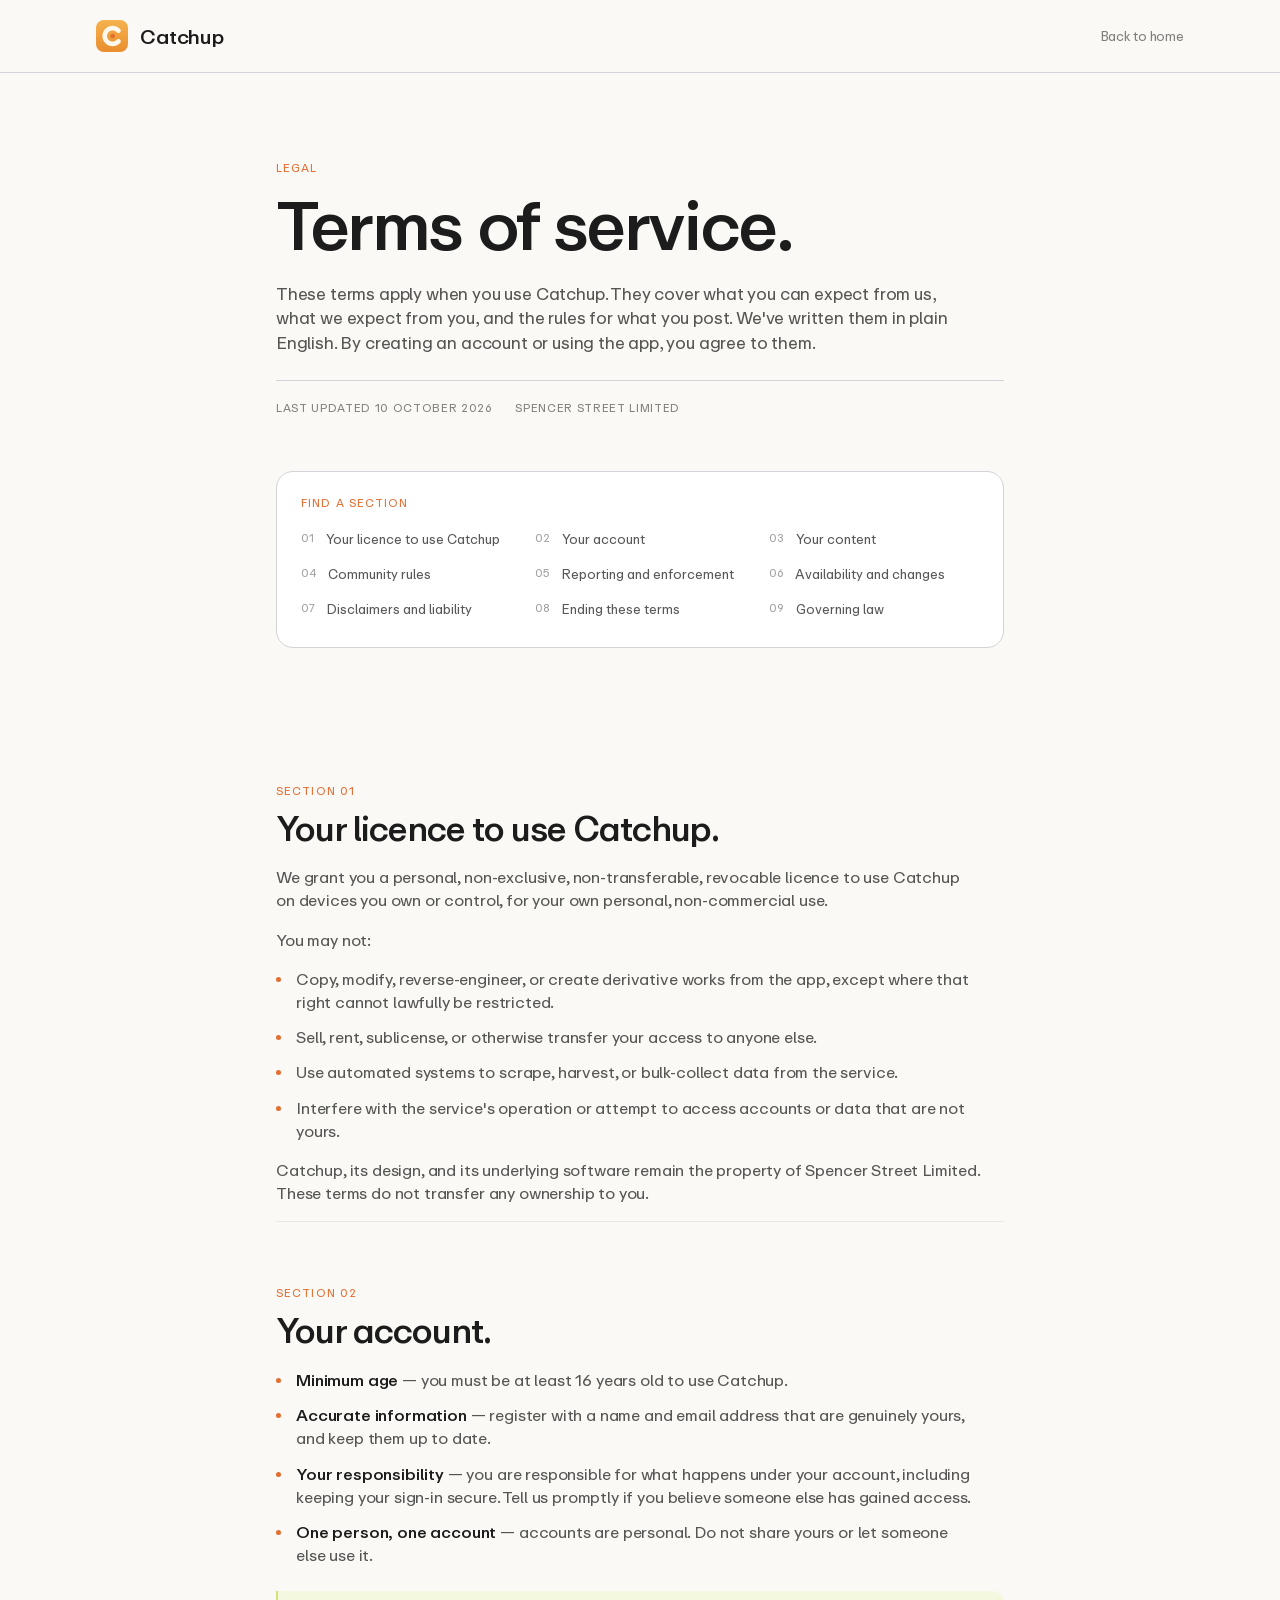
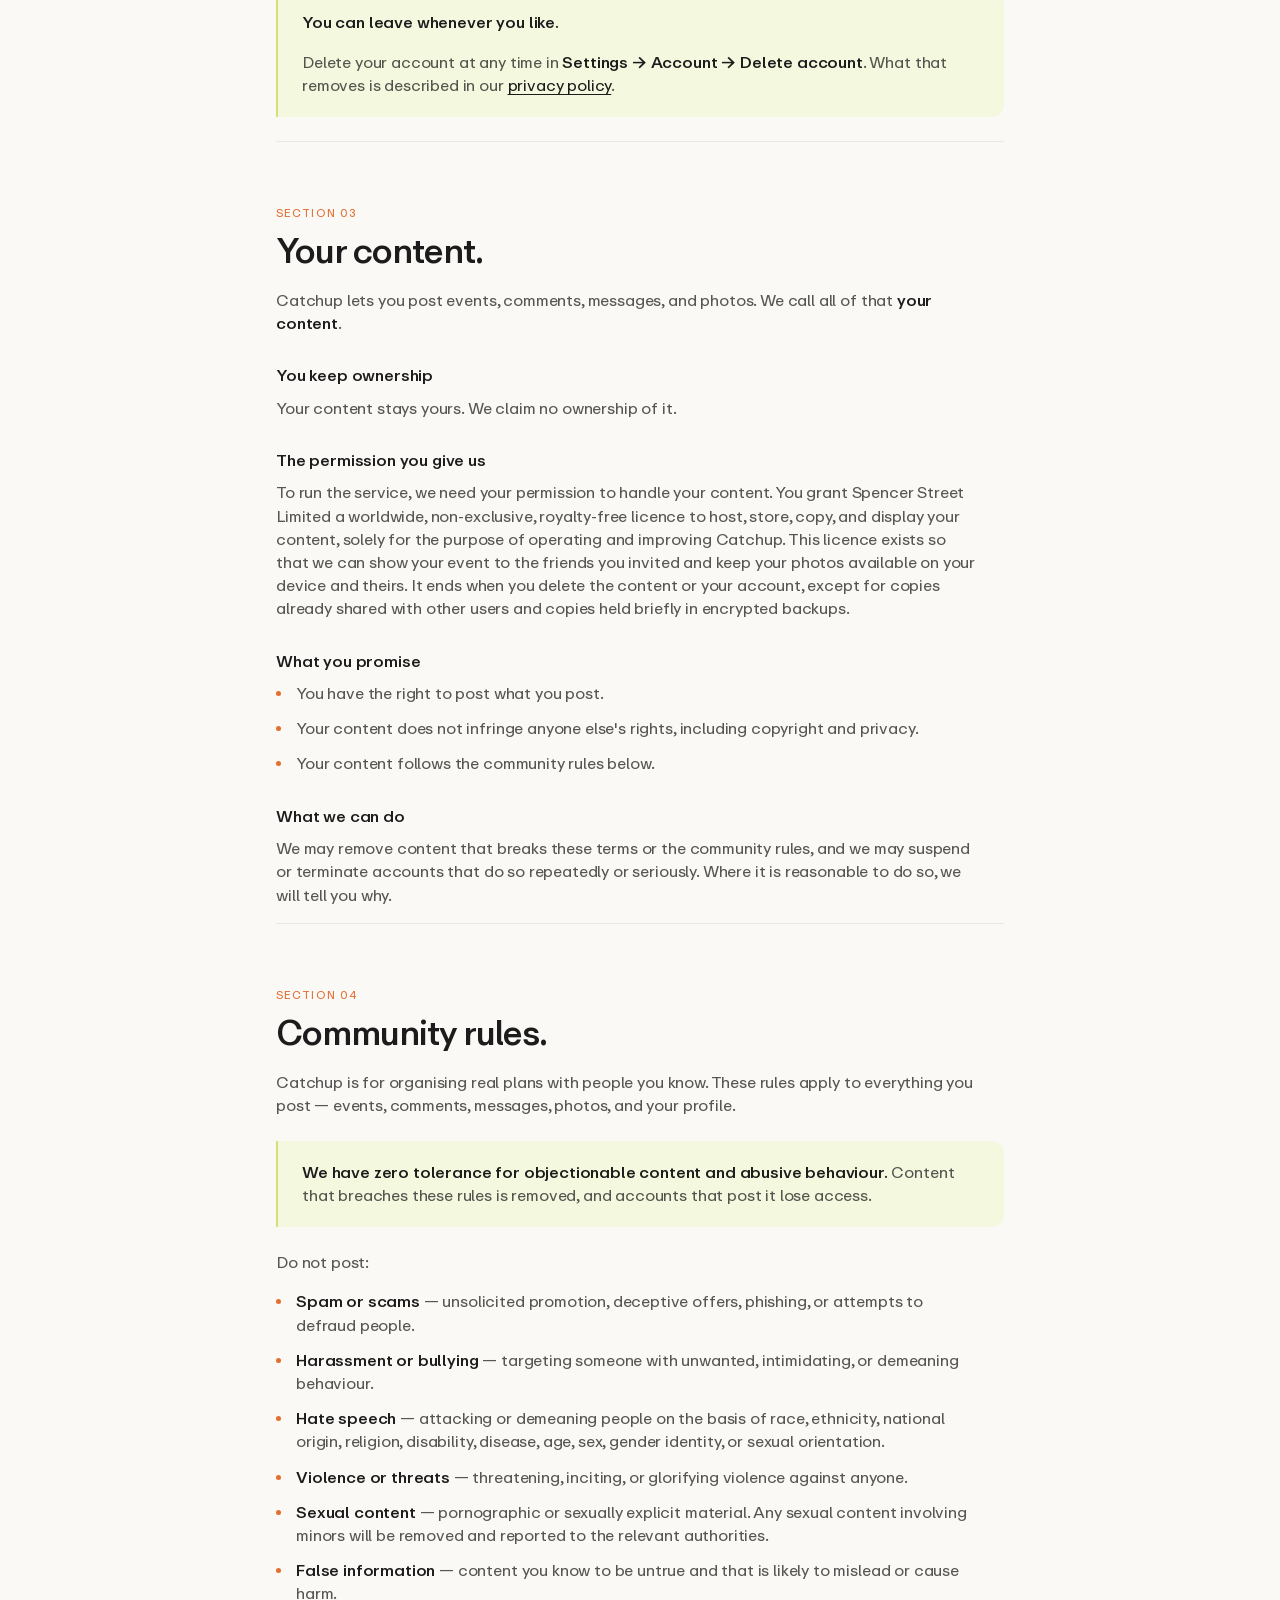
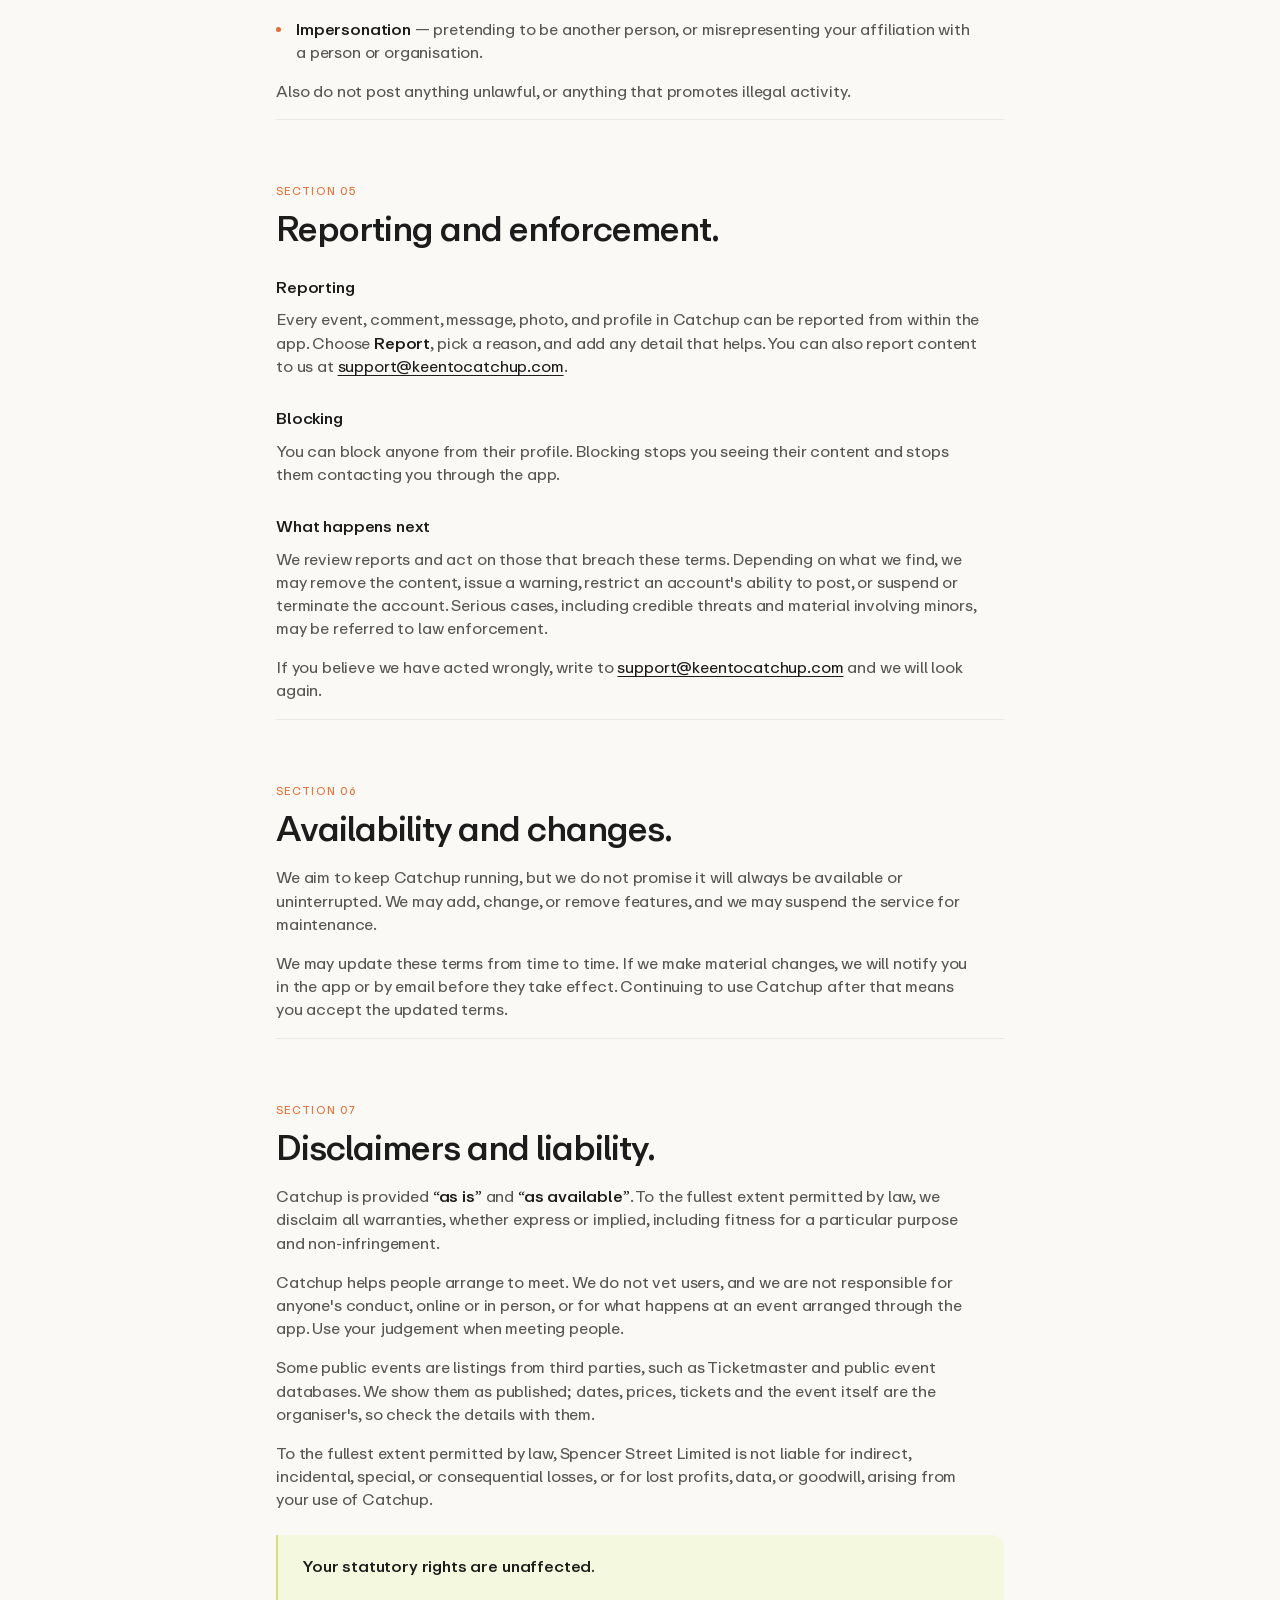
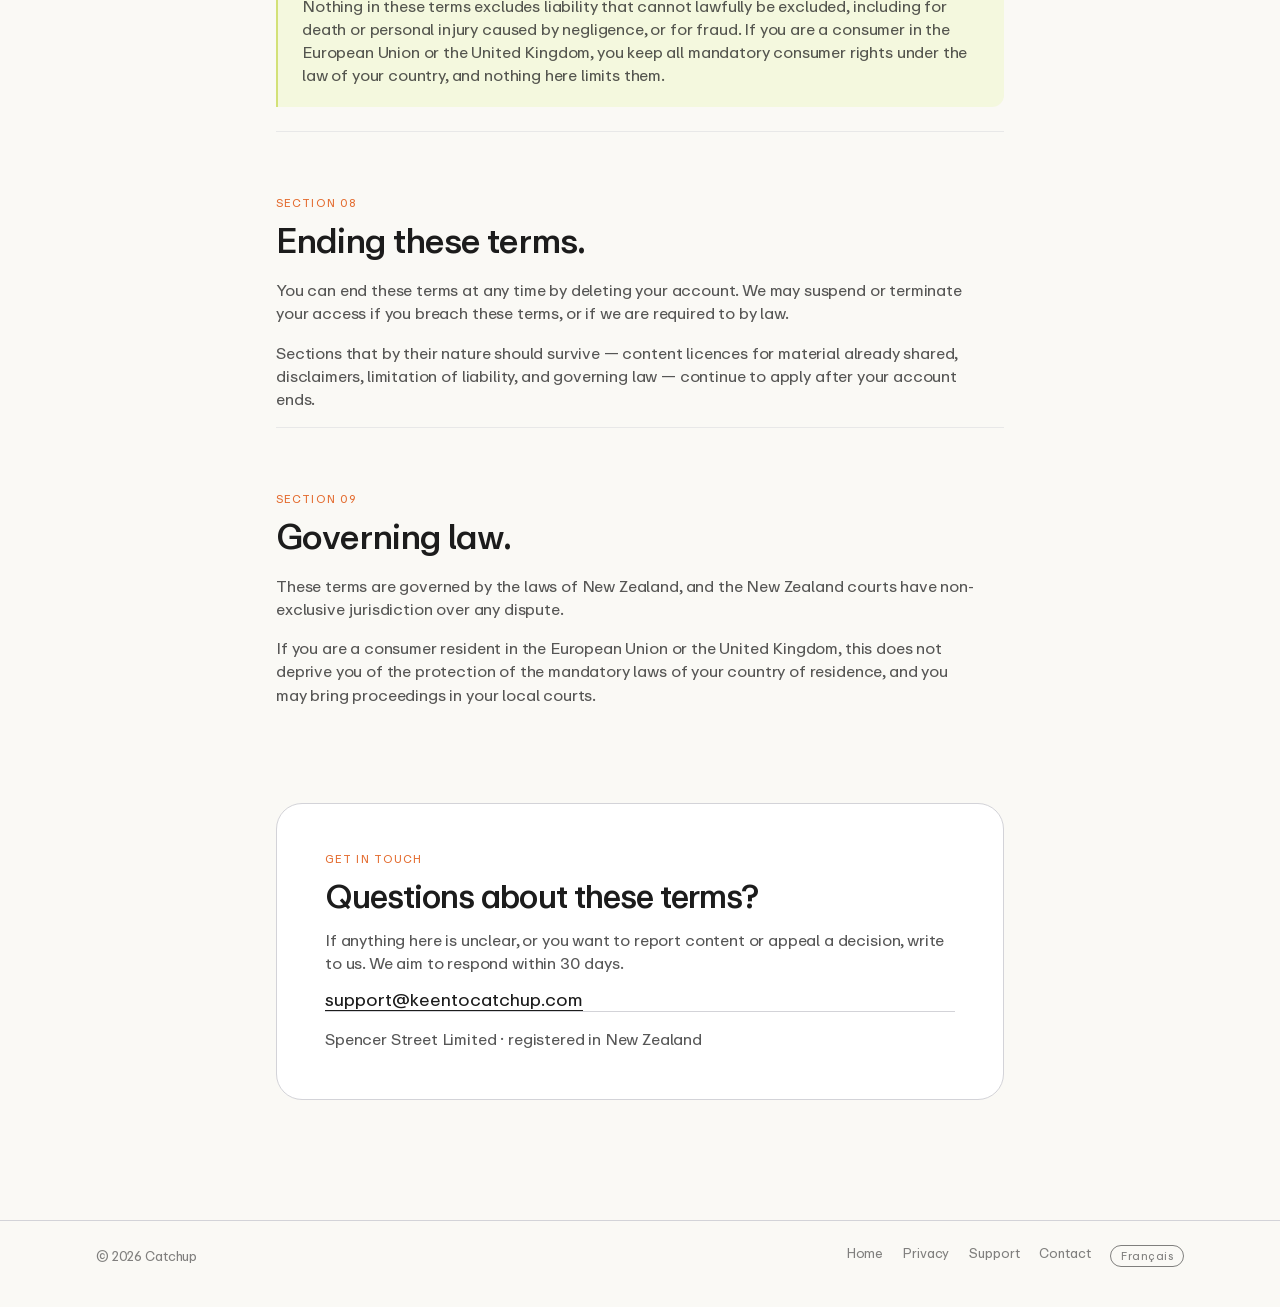
<file: terms/index.html>
<!doctype html>
<html lang="en">
<head>
<meta charset="utf-8" />
<meta name="viewport" content="width=device-width, initial-scale=1" />
<title>Terms of Service — Catchup</title>
<meta name="description" content="The terms you agree to when you use Catchup, including the rules for what you can post." />
<meta name="robots" content="index, follow" />

<link rel="alternate" hreflang="en" href="https://keentocatchup.com/terms/" />
<link rel="alternate" hreflang="fr" href="https://keentocatchup.com/fr/terms/" />
<link rel="alternate" hreflang="x-default" href="https://keentocatchup.com/terms/" />
<link rel="canonical" href="https://keentocatchup.com/terms/" />

<meta name="theme-color" content="#0B0A0B" />
<link rel="icon" href="../assets/app-icon.png" />
<link rel="apple-touch-icon" href="../assets/app-icon.png" />
<link rel="stylesheet" href="../styles/colors_and_type.css" />
<link rel="stylesheet" href="../styles/site.css" />
<link rel="stylesheet" href="../styles/legal.css" />
</head>
<body class="legal">

<header class="legal-top">
  <div class="wrap legal-top-inner">
    <a class="brand" href="/" aria-label="Catchup">
      <img src="../assets/app-icon.png" alt="" />
      <span>Catchup</span>
    </a>
    <a class="back" href="/">Back to home</a>
  </div>
</header>

<main>
  <div class="legal-wrap legal-head">
    <div class="sec-num">Legal</div>
    <h1>Terms of service.</h1>
    <p class="legal-intro">
      These terms apply when you use Catchup. They cover what you can expect from us, what we
      expect from you, and the rules for what you post. We've written them in plain English.
      By creating an account or using the app, you agree to them.
    </p>
    <div class="legal-meta">
      <span>Last updated 10 October 2026</span>
      <span>Spencer Street Limited</span>
    </div>
  </div>

  <div class="legal-wrap legal-body">
    <nav class="toc" aria-label="Contents">
      <div class="sec-num">Find a section</div>
      <ol>
        <li><a href="#licence">Your licence to use Catchup</a></li>
        <li><a href="#accounts">Your account</a></li>
        <li><a href="#content">Your content</a></li>
        <li><a href="#rules">Community rules</a></li>
        <li><a href="#enforcement">Reporting and enforcement</a></li>
        <li><a href="#availability">Availability and changes</a></li>
        <li><a href="#liability">Disclaimers and liability</a></li>
        <li><a href="#ending">Ending these terms</a></li>
        <li><a href="#law">Governing law</a></li>
      </ol>
    </nav>

    <section class="sec" id="licence">
      <div class="sec-num">Section 01</div>
      <h2>Your licence to use Catchup.</h2>
      <p>
        We grant you a personal, non-exclusive, non-transferable, revocable licence to use
        Catchup on devices you own or control, for your own personal, non-commercial use.
      </p>
      <p>You may not:</p>
      <ul>
        <li>Copy, modify, reverse-engineer, or create derivative works from the app, except where that right cannot lawfully be restricted.</li>
        <li>Sell, rent, sublicense, or otherwise transfer your access to anyone else.</li>
        <li>Use automated systems to scrape, harvest, or bulk-collect data from the service.</li>
        <li>Interfere with the service's operation or attempt to access accounts or data that are not yours.</li>
      </ul>
      <p>
        Catchup, its design, and its underlying software remain the property of Spencer Street
        Limited. These terms do not transfer any ownership to you.
      </p>
    </section>

    <section class="sec" id="accounts">
      <div class="sec-num">Section 02</div>
      <h2>Your account.</h2>
      <ul>
        <li><strong>Minimum age</strong> — you must be at least 16 years old to use Catchup.</li>
        <li><strong>Accurate information</strong> — register with a name and email address that are genuinely yours, and keep them up to date.</li>
        <li><strong>Your responsibility</strong> — you are responsible for what happens under your account, including keeping your sign-in secure. Tell us promptly if you believe someone else has gained access.</li>
        <li><strong>One person, one account</strong> — accounts are personal. Do not share yours or let someone else use it.</li>
      </ul>
      <div class="callout">
        <p><strong>You can leave whenever you like.</strong></p>
        <p>Delete your account at any time in <strong>Settings → Account → Delete account</strong>. What that removes is described in our <a href="/privacy/#deletion">privacy policy</a>.</p>
      </div>
    </section>

    <section class="sec" id="content">
      <div class="sec-num">Section 03</div>
      <h2>Your content.</h2>
      <p>
        Catchup lets you post events, comments, messages, and photos. We call all of that
        <strong>your content</strong>.
      </p>

      <h3>You keep ownership</h3>
      <p>
        Your content stays yours. We claim no ownership of it.
      </p>

      <h3>The permission you give us</h3>
      <p>
        To run the service, we need your permission to handle your content. You grant Spencer
        Street Limited a worldwide, non-exclusive, royalty-free licence to host, store, copy,
        and display your content, solely for the purpose of operating and improving Catchup.
        This licence exists so that we can show your event to the friends you invited and keep
        your photos available on your device and theirs. It ends when you delete the content or
        your account, except for copies already shared with other users and copies held briefly
        in encrypted backups.
      </p>

      <h3>What you promise</h3>
      <ul>
        <li>You have the right to post what you post.</li>
        <li>Your content does not infringe anyone else's rights, including copyright and privacy.</li>
        <li>Your content follows the community rules below.</li>
      </ul>

      <h3>What we can do</h3>
      <p>
        We may remove content that breaks these terms or the community rules, and we may
        suspend or terminate accounts that do so repeatedly or seriously. Where it is
        reasonable to do so, we will tell you why.
      </p>
    </section>

    <section class="sec" id="rules">
      <div class="sec-num">Section 04</div>
      <h2>Community rules.</h2>
      <p>
        Catchup is for organising real plans with people you know. These rules apply to
        everything you post — events, comments, messages, photos, and your profile.
      </p>
      <div class="callout">
        <p>
          <strong>We have zero tolerance for objectionable content and abusive behaviour.</strong>
          Content that breaches these rules is removed, and accounts that post it lose access.
        </p>
      </div>
      <p>Do not post:</p>
      <ul>
        <li><strong>Spam or scams</strong> — unsolicited promotion, deceptive offers, phishing, or attempts to defraud people.</li>
        <li><strong>Harassment or bullying</strong> — targeting someone with unwanted, intimidating, or demeaning behaviour.</li>
        <li><strong>Hate speech</strong> — attacking or demeaning people on the basis of race, ethnicity, national origin, religion, disability, disease, age, sex, gender identity, or sexual orientation.</li>
        <li><strong>Violence or threats</strong> — threatening, inciting, or glorifying violence against anyone.</li>
        <li><strong>Sexual content</strong> — pornographic or sexually explicit material. Any sexual content involving minors will be removed and reported to the relevant authorities.</li>
        <li><strong>False information</strong> — content you know to be untrue and that is likely to mislead or cause harm.</li>
        <li><strong>Impersonation</strong> — pretending to be another person, or misrepresenting your affiliation with a person or organisation.</li>
      </ul>
      <p>
        Also do not post anything unlawful, or anything that promotes illegal activity.
      </p>
    </section>

    <section class="sec" id="enforcement">
      <div class="sec-num">Section 05</div>
      <h2>Reporting and enforcement.</h2>

      <h3>Reporting</h3>
      <p>
        Every event, comment, message, photo, and profile in Catchup can be reported from within the
        app. Choose <strong>Report</strong>, pick a reason, and add any detail that helps. You
        can also report content to us at
        <a href="mailto:support@keentocatchup.com">support@keentocatchup.com</a>.
      </p>

      <h3>Blocking</h3>
      <p>
        You can block anyone from their profile. Blocking stops you seeing their content and
        stops them contacting you through the app.
      </p>

      <h3>What happens next</h3>
      <p>
        We review reports and act on those that breach these terms. Depending on what we find,
        we may remove the content, issue a warning, restrict an account's ability to post, or
        suspend or terminate the account. Serious cases, including credible threats and
        material involving minors, may be referred to law enforcement.
      </p>
      <p>
        If you believe we have acted wrongly, write to
        <a href="mailto:support@keentocatchup.com">support@keentocatchup.com</a> and we will look again.
      </p>
    </section>

    <section class="sec" id="availability">
      <div class="sec-num">Section 06</div>
      <h2>Availability and changes.</h2>
      <p>
        We aim to keep Catchup running, but we do not promise it will always be available or
        uninterrupted. We may add, change, or remove features, and we may suspend the service
        for maintenance.
      </p>
      <p>
        We may update these terms from time to time. If we make material changes, we will
        notify you in the app or by email before they take effect. Continuing to use Catchup
        after that means you accept the updated terms.
      </p>
    </section>

    <section class="sec" id="liability">
      <div class="sec-num">Section 07</div>
      <h2>Disclaimers and liability.</h2>
      <p>
        Catchup is provided <strong>“as is”</strong> and <strong>“as available”</strong>. To
        the fullest extent permitted by law, we disclaim all warranties, whether express or
        implied, including fitness for a particular purpose and non-infringement.
      </p>
      <p>
        Catchup helps people arrange to meet. We do not vet users, and we are not responsible
        for anyone's conduct, online or in person, or for what happens at an event arranged
        through the app. Use your judgement when meeting people.
      </p>
      <p>
        Some public events are listings from third parties, such as Ticketmaster and public
        event databases. We show them as published; dates, prices, tickets and the event
        itself are the organiser's, so check the details with them.
      </p>
      <p>
        To the fullest extent permitted by law, Spencer Street Limited is not liable for
        indirect, incidental, special, or consequential losses, or for lost profits, data, or
        goodwill, arising from your use of Catchup.
      </p>
      <div class="callout">
        <p><strong>Your statutory rights are unaffected.</strong></p>
        <p>
          Nothing in these terms excludes liability that cannot lawfully be excluded, including
          for death or personal injury caused by negligence, or for fraud. If you are a
          consumer in the European Union or the United Kingdom, you keep all mandatory consumer
          rights under the law of your country, and nothing here limits them.
        </p>
      </div>
    </section>

    <section class="sec" id="ending">
      <div class="sec-num">Section 08</div>
      <h2>Ending these terms.</h2>
      <p>
        You can end these terms at any time by deleting your account. We may suspend or
        terminate your access if you breach these terms, or if we are required to by law.
      </p>
      <p>
        Sections that by their nature should survive — content licences for material already
        shared, disclaimers, limitation of liability, and governing law — continue to apply
        after your account ends.
      </p>
    </section>

    <section class="sec" id="law">
      <div class="sec-num">Section 09</div>
      <h2>Governing law.</h2>
      <p>
        These terms are governed by the laws of New Zealand, and the New Zealand courts have
        non-exclusive jurisdiction over any dispute.
      </p>
      <p>
        If you are a consumer resident in the European Union or the United Kingdom, this does
        not deprive you of the protection of the mandatory laws of your country of residence,
        and you may bring proceedings in your local courts.
      </p>
    </section>

    <section class="legal-contact">
      <div class="sec-num">Get in touch</div>
      <h2>Questions about these terms?</h2>
      <p>
        If anything here is unclear, or you want to report content or appeal a decision, write
        to us. We aim to respond within 30 days.
      </p>
      <a class="mail" href="mailto:support@keentocatchup.com">support@keentocatchup.com</a>
      <p class="entity">Spencer Street Limited · registered in New Zealand</p>
    </section>
  </div>
</main>

<footer>
  <div class="wrap foot-inner">
    <span>© <span data-year>2026</span> Catchup</span>
    <nav class="foot-links">
      <a href="/">Home</a>
      <a href="/privacy/">Privacy</a>
      <a href="/support/">Support</a>
      <a href="mailto:support@keentocatchup.com">Contact</a>
      <a class="lang" href="/fr/terms/" hreflang="fr" lang="fr">Français</a>
    </nav>
  </div>
</footer>

<script>document.querySelector('[data-year]').textContent = new Date().getFullYear();</script>
</body>
</html>
</file>
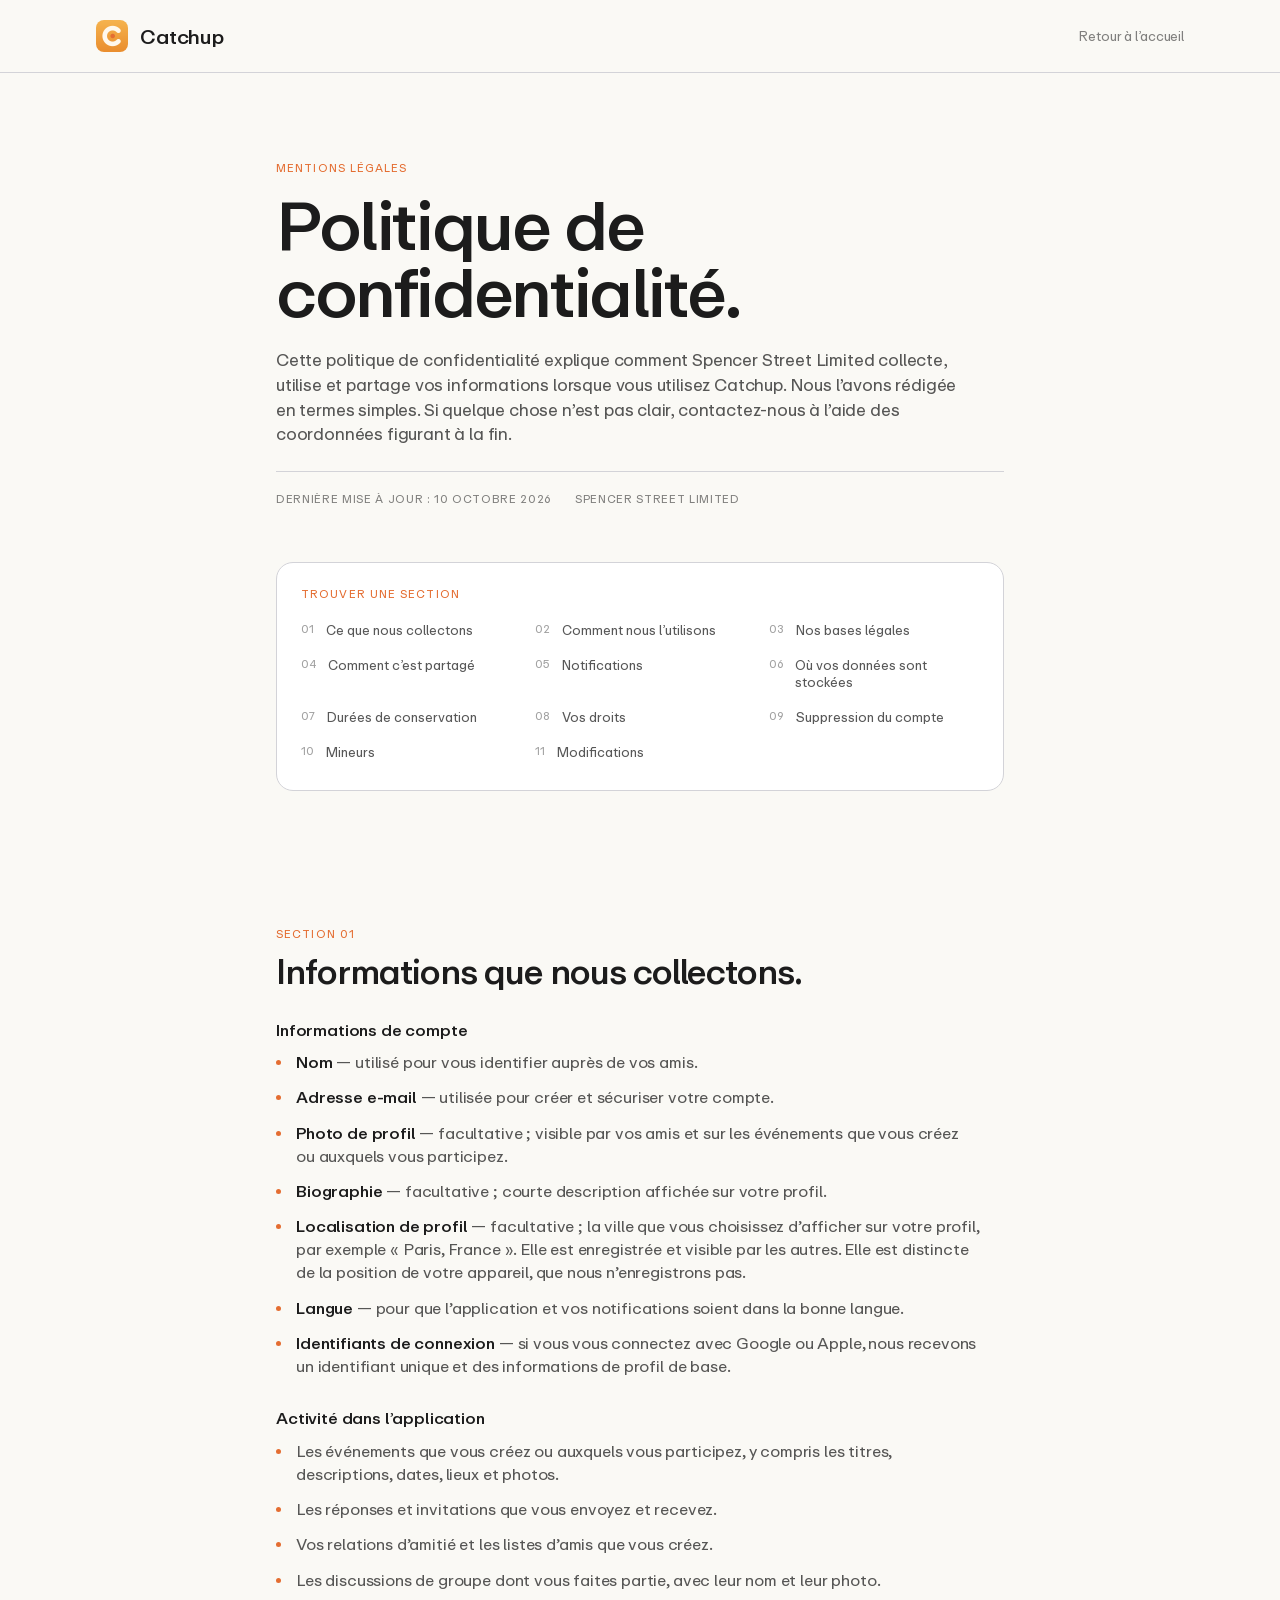
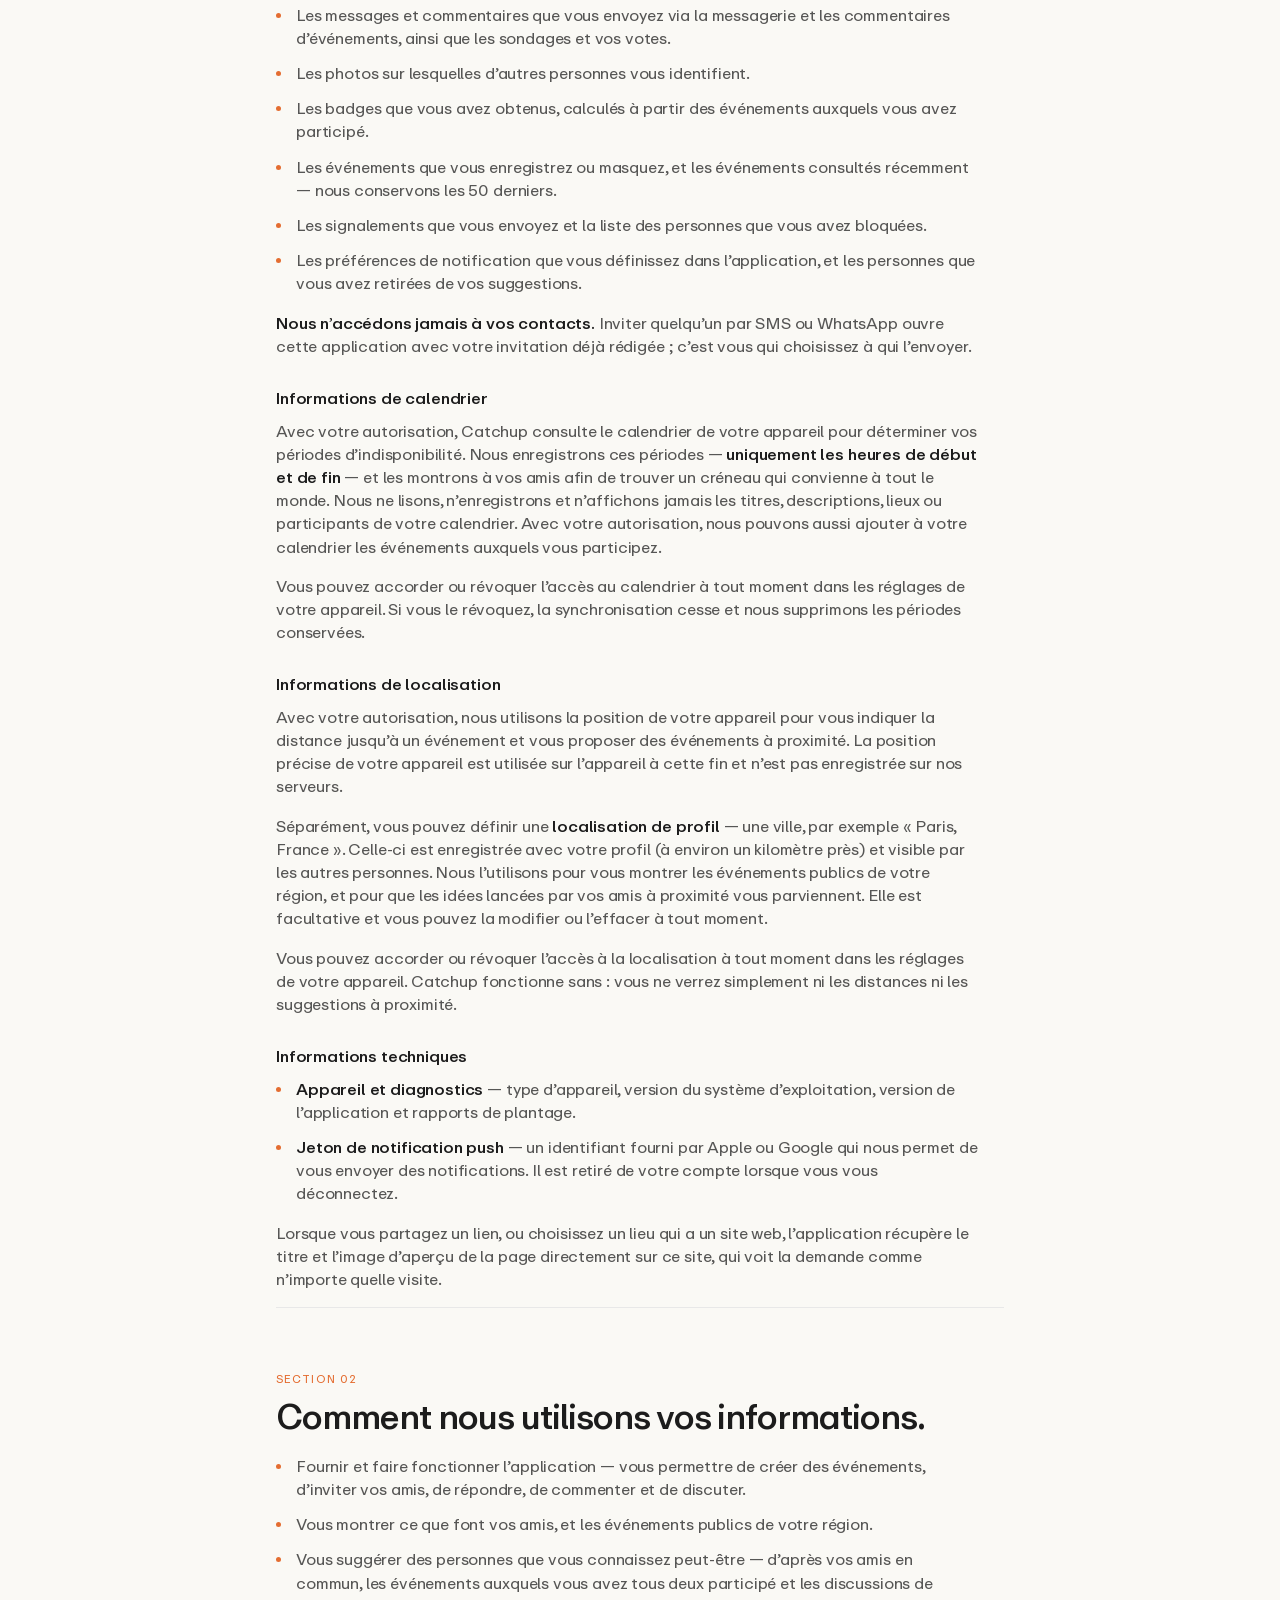
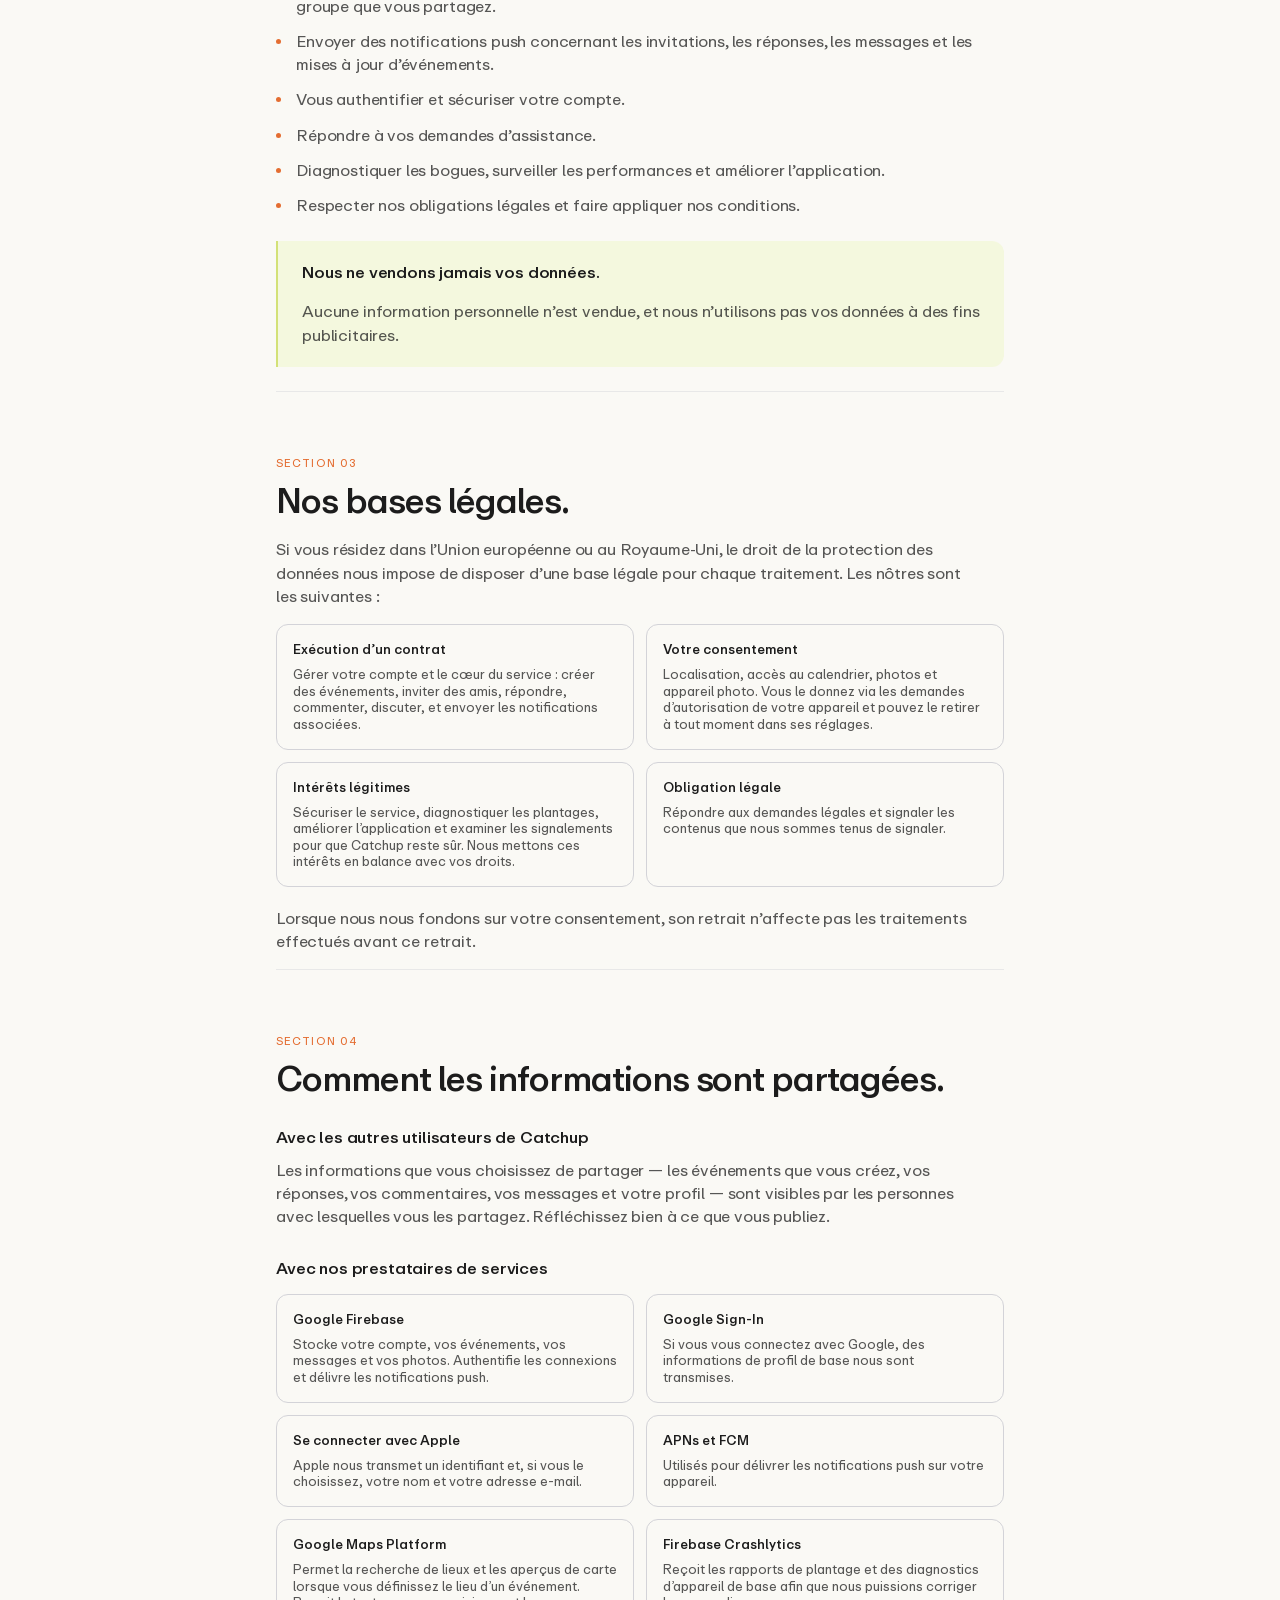
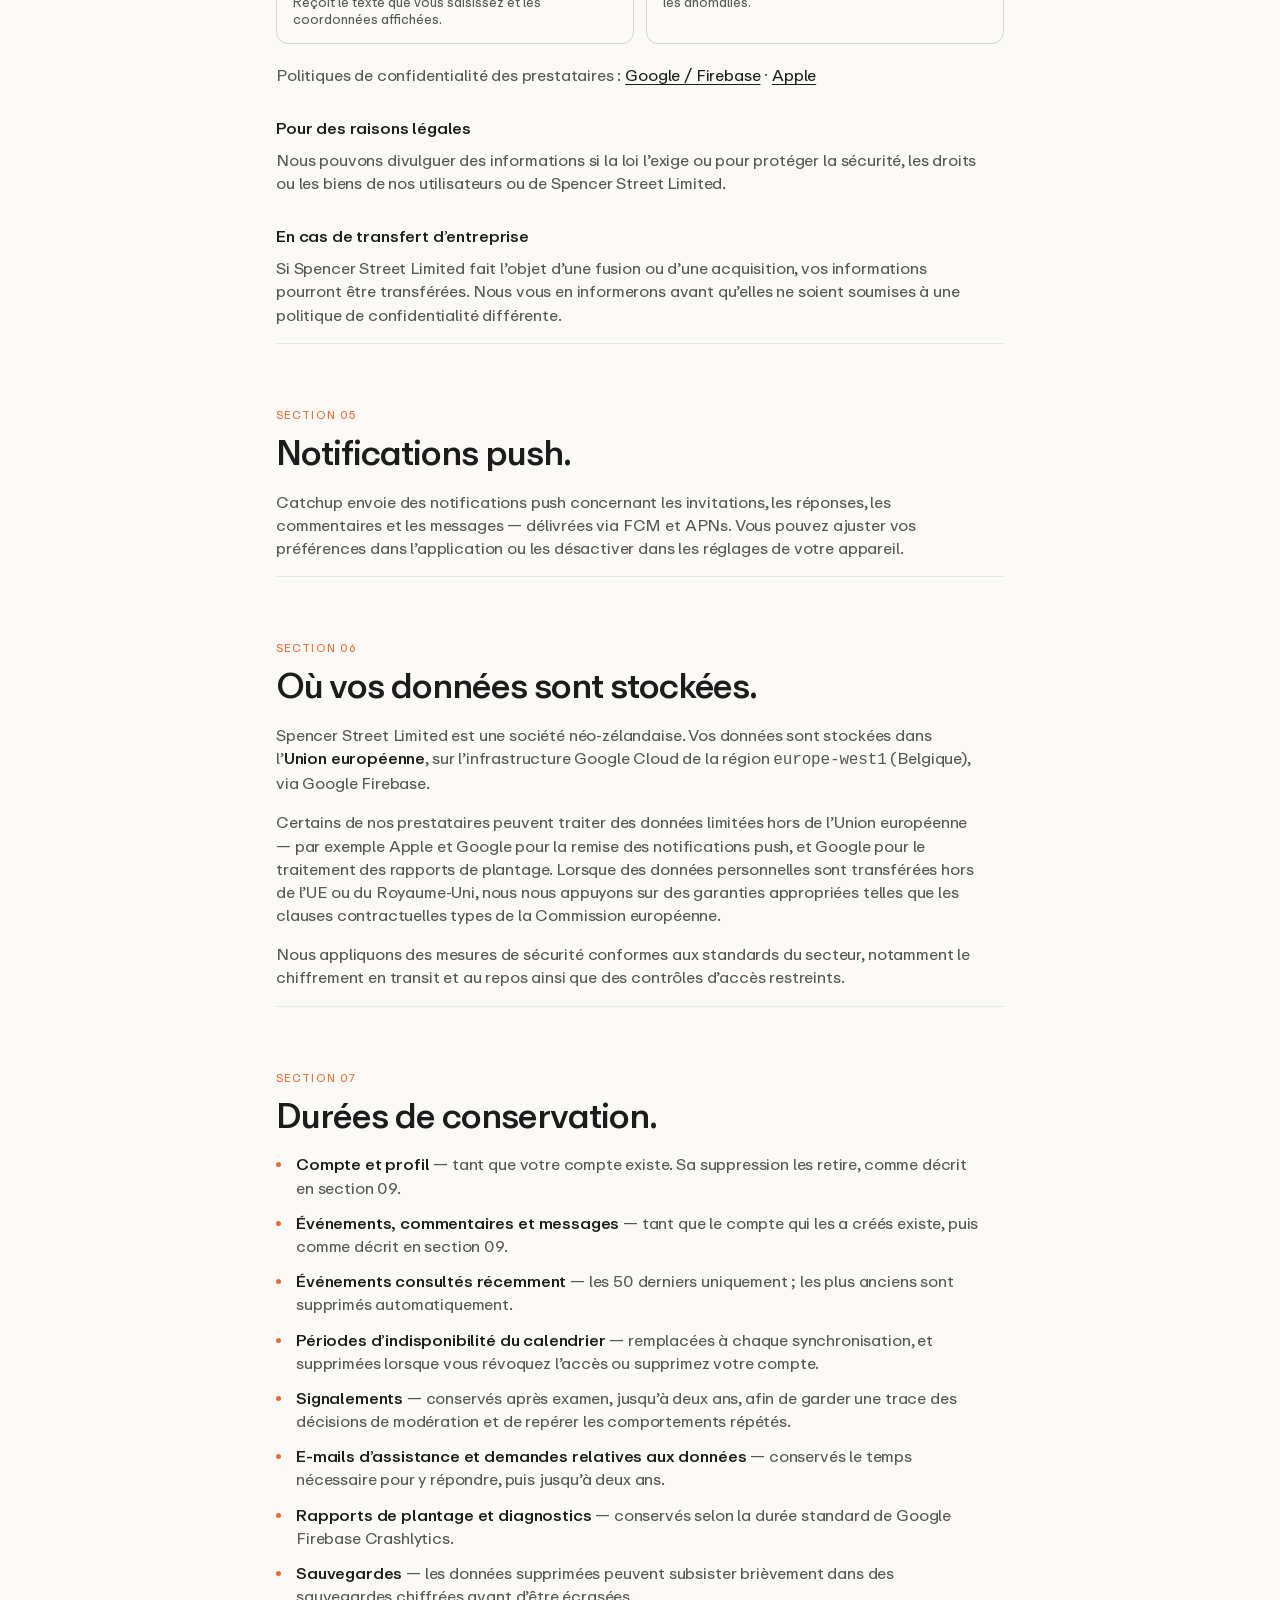
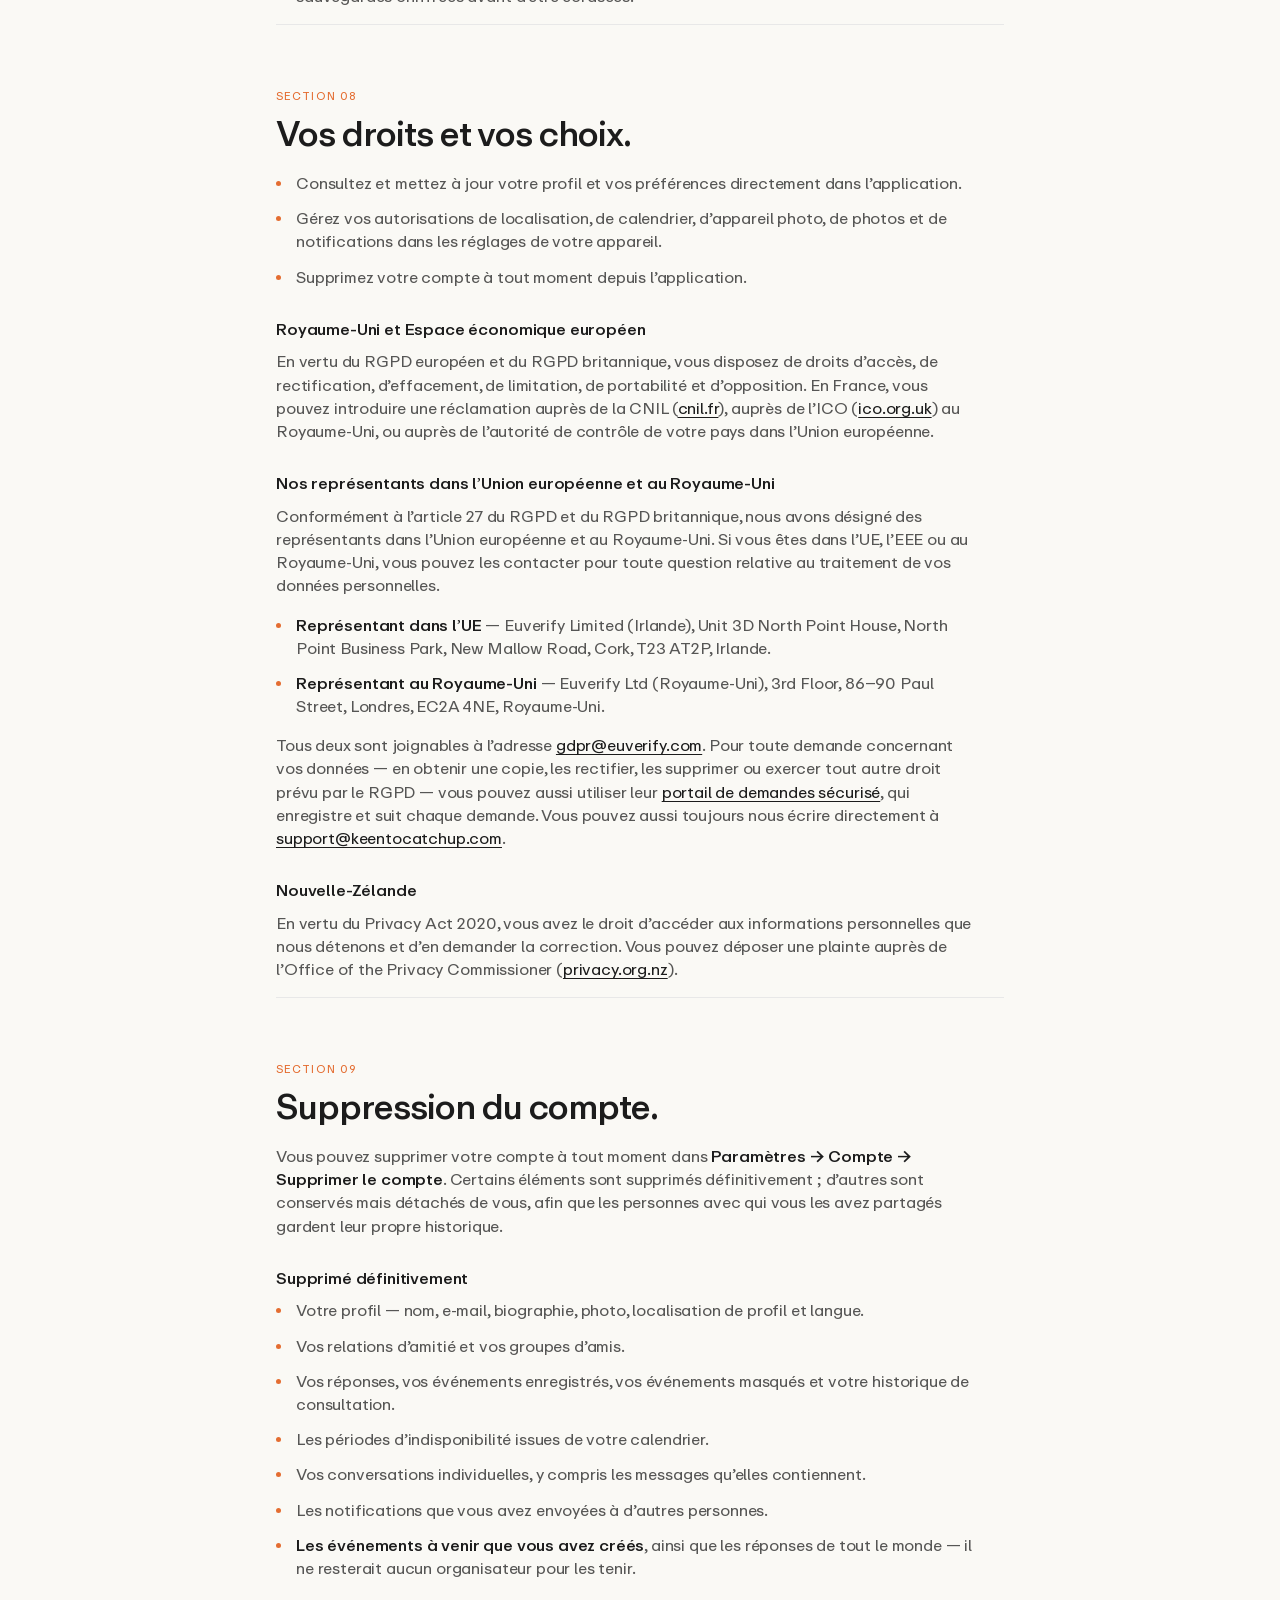
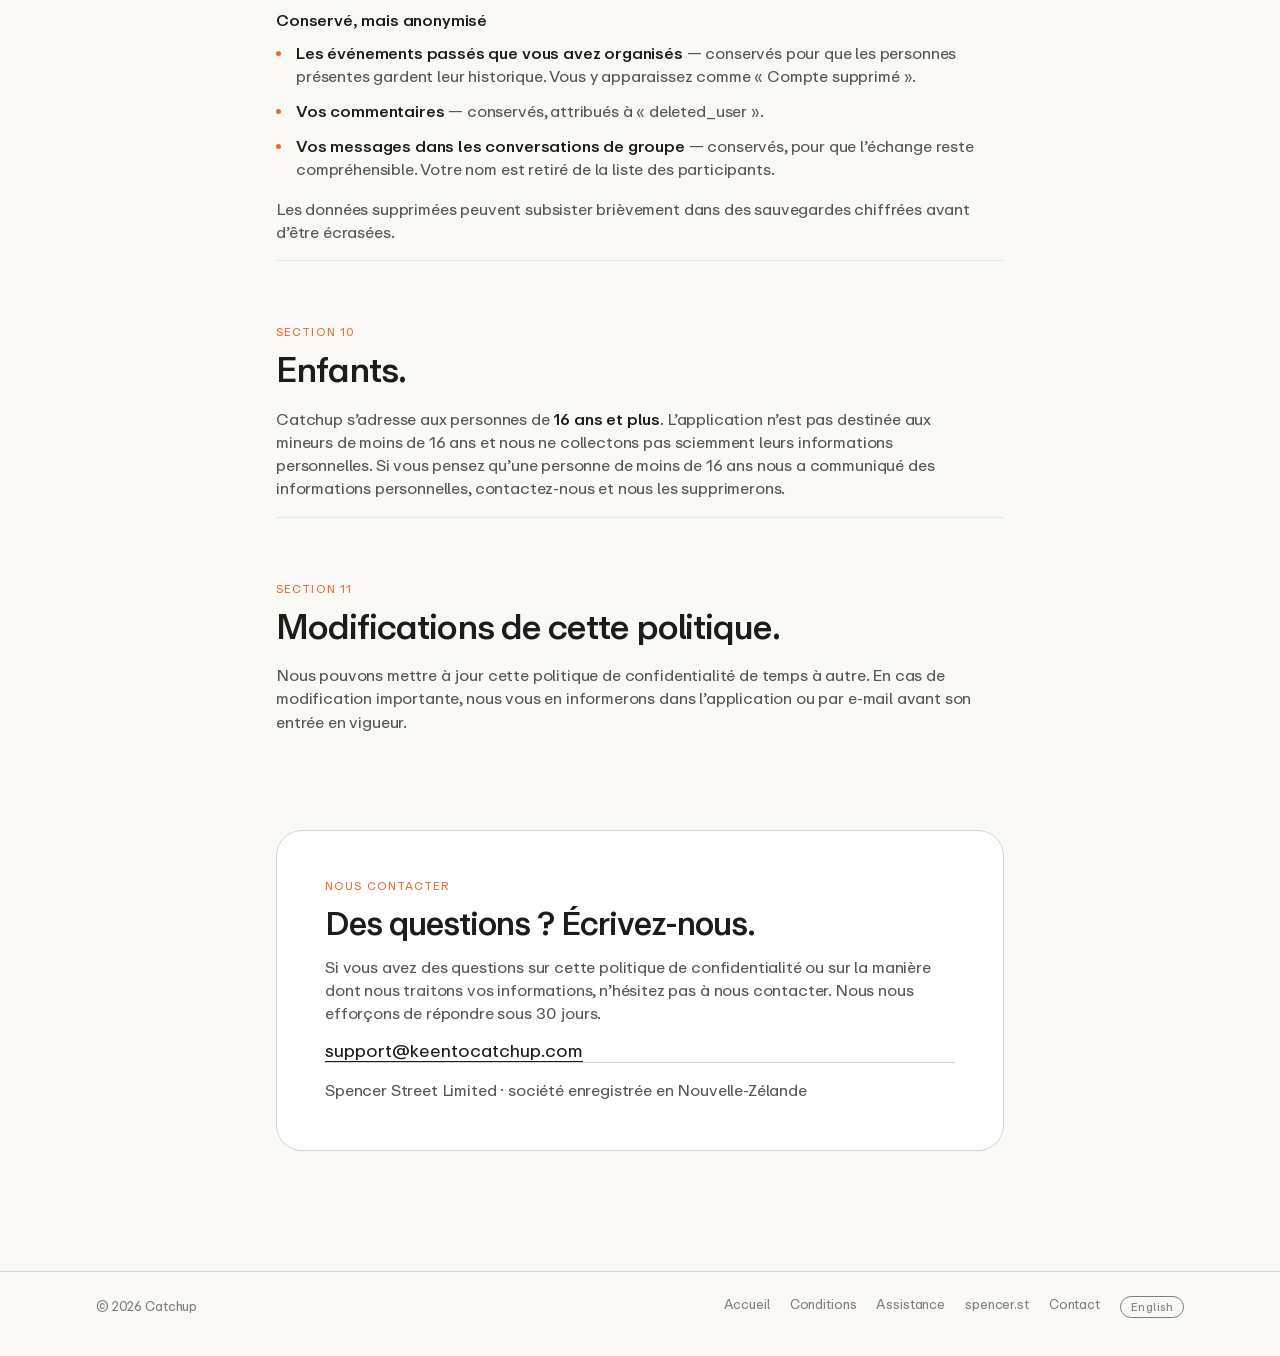
<file: fr/privacy/index.html>
<!doctype html>
<html lang="fr">
<head>
<meta charset="utf-8" />
<meta name="viewport" content="width=device-width, initial-scale=1" />
<title>Politique de confidentialité — Catchup</title>
<meta name="description" content="Comment Spencer Street Limited collecte, utilise et partage vos informations lorsque vous utilisez Catchup." />
<meta name="robots" content="index, follow" />

<link rel="alternate" hreflang="en" href="https://keentocatchup.com/privacy/" />
<link rel="alternate" hreflang="fr" href="https://keentocatchup.com/fr/privacy/" />
<link rel="alternate" hreflang="x-default" href="https://keentocatchup.com/privacy/" />
<link rel="canonical" href="https://keentocatchup.com/fr/privacy/" />

<meta name="theme-color" content="#0B0A0B" />
<link rel="icon" href="../../assets/app-icon.png" />
<link rel="apple-touch-icon" href="../../assets/app-icon.png" />
<link rel="stylesheet" href="../../styles/colors_and_type.css" />
<link rel="stylesheet" href="../../styles/site.css" />
<link rel="stylesheet" href="../../styles/legal.css" />
</head>
<body class="legal">

<header class="legal-top">
  <div class="wrap legal-top-inner">
    <a class="brand" href="/fr/" aria-label="Catchup">
      <img src="../../assets/app-icon.png" alt="" />
      <span>Catchup</span>
    </a>
    <a class="back" href="/fr/">Retour à l’accueil</a>
  </div>
</header>

<main>
  <div class="legal-wrap legal-head">
    <div class="sec-num">Mentions légales</div>
    <h1>Politique de confidentialité.</h1>
    <p class="legal-intro">
      Cette politique de confidentialité explique comment Spencer Street Limited collecte,
      utilise et partage vos informations lorsque vous utilisez Catchup. Nous l’avons rédigée
      en termes simples. Si quelque chose n’est pas clair, contactez-nous à l’aide des
      coordonnées figurant à la fin.
    </p>
    <div class="legal-meta">
      <span>Dernière mise à jour : 10 octobre 2026</span>
      <span>Spencer Street Limited</span>
    </div>
  </div>

  <div class="legal-wrap legal-body">
    <nav class="toc" aria-label="Sommaire">
      <div class="sec-num">Trouver une section</div>
      <ol>
        <li><a href="#collect">Ce que nous collectons</a></li>
        <li><a href="#use">Comment nous l’utilisons</a></li>
        <li><a href="#bases">Nos bases légales</a></li>
        <li><a href="#shared">Comment c’est partagé</a></li>
        <li><a href="#notifications">Notifications</a></li>
        <li><a href="#storage">Où vos données sont stockées</a></li>
        <li><a href="#retention">Durées de conservation</a></li>
        <li><a href="#rights">Vos droits</a></li>
        <li><a href="#deletion">Suppression du compte</a></li>
        <li><a href="#children">Mineurs</a></li>
        <li><a href="#changes">Modifications</a></li>
      </ol>
    </nav>

    <section class="sec" id="collect">
      <div class="sec-num">Section 01</div>
      <h2>Informations que nous collectons.</h2>

      <h3>Informations de compte</h3>
      <ul>
        <li><strong>Nom</strong> — utilisé pour vous identifier auprès de vos amis.</li>
        <li><strong>Adresse e-mail</strong> — utilisée pour créer et sécuriser votre compte.</li>
        <li><strong>Photo de profil</strong> — facultative ; visible par vos amis et sur les événements que vous créez ou auxquels vous participez.</li>
        <li><strong>Biographie</strong> — facultative ; courte description affichée sur votre profil.</li>
        <li><strong>Localisation de profil</strong> — facultative ; la ville que vous choisissez d’afficher sur votre profil, par exemple « Paris, France ». Elle est enregistrée et visible par les autres. Elle est distincte de la position de votre appareil, que nous n’enregistrons pas.</li>
        <li><strong>Langue</strong> — pour que l’application et vos notifications soient dans la bonne langue.</li>
        <li><strong>Identifiants de connexion</strong> — si vous vous connectez avec Google ou Apple, nous recevons un identifiant unique et des informations de profil de base.</li>
      </ul>

      <h3>Activité dans l’application</h3>
      <ul>
        <li>Les événements que vous créez ou auxquels vous participez, y compris les titres, descriptions, dates, lieux et photos.</li>
        <li>Les réponses et invitations que vous envoyez et recevez.</li>
        <li>Vos relations d’amitié et les listes d’amis que vous créez.</li>
        <li>Les discussions de groupe dont vous faites partie, avec leur nom et leur photo.</li>
        <li>Les messages et commentaires que vous envoyez via la messagerie et les commentaires d’événements, ainsi que les sondages et vos votes.</li>
        <li>Les photos sur lesquelles d’autres personnes vous identifient.</li>
        <li>Les badges que vous avez obtenus, calculés à partir des événements auxquels vous avez participé.</li>
        <li>Les événements que vous enregistrez ou masquez, et les événements consultés récemment — nous conservons les 50 derniers.</li>
        <li>Les signalements que vous envoyez et la liste des personnes que vous avez bloquées.</li>
        <li>Les préférences de notification que vous définissez dans l’application, et les personnes que vous avez retirées de vos suggestions.</li>
      </ul>
      <p>
        <strong>Nous n’accédons jamais à vos contacts.</strong> Inviter quelqu’un par SMS ou
        WhatsApp ouvre cette application avec votre invitation déjà rédigée ; c’est vous qui
        choisissez à qui l’envoyer.
      </p>

      <h3>Informations de calendrier</h3>
      <p>
        Avec votre autorisation, Catchup consulte le calendrier de votre appareil pour
        déterminer vos périodes d’indisponibilité. Nous enregistrons ces périodes —
        <strong>uniquement les heures de début et de fin</strong> — et les montrons à vos amis
        afin de trouver un créneau qui convienne à tout le monde. Nous ne lisons, n’enregistrons
        et n’affichons jamais les titres, descriptions, lieux ou participants de votre
        calendrier. Avec votre autorisation, nous pouvons aussi ajouter à votre calendrier les
        événements auxquels vous participez.
      </p>
      <p>
        Vous pouvez accorder ou révoquer l’accès au calendrier à tout moment dans les réglages
        de votre appareil. Si vous le révoquez, la synchronisation cesse et nous supprimons les
        périodes conservées.
      </p>

      <h3>Informations de localisation</h3>
      <p>
        Avec votre autorisation, nous utilisons la position de votre appareil pour vous indiquer
        la distance jusqu’à un événement et vous proposer des événements à proximité. La
        position précise de votre appareil est utilisée sur l’appareil à cette fin et n’est pas
        enregistrée sur nos serveurs.
      </p>
      <p>
        Séparément, vous pouvez définir une <strong>localisation de profil</strong> — une ville,
        par exemple « Paris, France ». Celle-ci est enregistrée avec votre profil (à environ un
        kilomètre près) et visible par les autres personnes. Nous l’utilisons pour vous montrer
        les événements publics de votre région, et pour que les idées lancées par vos amis à
        proximité vous parviennent. Elle est facultative et vous pouvez la modifier ou l’effacer
        à tout moment.
      </p>
      <p>
        Vous pouvez accorder ou révoquer l’accès à la localisation à tout moment dans les
        réglages de votre appareil. Catchup fonctionne sans : vous ne verrez simplement ni les
        distances ni les suggestions à proximité.
      </p>

      <h3>Informations techniques</h3>
      <ul>
        <li><strong>Appareil et diagnostics</strong> — type d’appareil, version du système d’exploitation, version de l’application et rapports de plantage.</li>
        <li><strong>Jeton de notification push</strong> — un identifiant fourni par Apple ou Google qui nous permet de vous envoyer des notifications. Il est retiré de votre compte lorsque vous vous déconnectez.</li>
      </ul>
      <p>
        Lorsque vous partagez un lien, ou choisissez un lieu qui a un site web, l’application
        récupère le titre et l’image d’aperçu de la page directement sur ce site, qui voit la
        demande comme n’importe quelle visite.
      </p>
    </section>

    <section class="sec" id="use">
      <div class="sec-num">Section 02</div>
      <h2>Comment nous utilisons vos informations.</h2>
      <ul>
        <li>Fournir et faire fonctionner l’application — vous permettre de créer des événements, d’inviter vos amis, de répondre, de commenter et de discuter.</li>
        <li>Vous montrer ce que font vos amis, et les événements publics de votre région.</li>
        <li>Vous suggérer des personnes que vous connaissez peut-être — d’après vos amis en commun, les événements auxquels vous avez tous deux participé et les discussions de groupe que vous partagez.</li>
        <li>Envoyer des notifications push concernant les invitations, les réponses, les messages et les mises à jour d’événements.</li>
        <li>Vous authentifier et sécuriser votre compte.</li>
        <li>Répondre à vos demandes d’assistance.</li>
        <li>Diagnostiquer les bogues, surveiller les performances et améliorer l’application.</li>
        <li>Respecter nos obligations légales et faire appliquer nos conditions.</li>
      </ul>
      <div class="callout">
        <p><strong>Nous ne vendons jamais vos données.</strong></p>
        <p>Aucune information personnelle n’est vendue, et nous n’utilisons pas vos données à des fins publicitaires.</p>
      </div>
    </section>

    <section class="sec" id="bases">
      <div class="sec-num">Section 03</div>
      <h2>Nos bases légales.</h2>
      <p>
        Si vous résidez dans l’Union européenne ou au Royaume-Uni, le droit de la protection des
        données nous impose de disposer d’une base légale pour chaque traitement. Les nôtres
        sont les suivantes :
      </p>
      <dl class="who">
        <div>
          <dt>Exécution d’un contrat</dt>
          <dd>Gérer votre compte et le cœur du service : créer des événements, inviter des amis, répondre, commenter, discuter, et envoyer les notifications associées.</dd>
        </div>
        <div>
          <dt>Votre consentement</dt>
          <dd>Localisation, accès au calendrier, photos et appareil photo. Vous le donnez via les demandes d’autorisation de votre appareil et pouvez le retirer à tout moment dans ses réglages.</dd>
        </div>
        <div>
          <dt>Intérêts légitimes</dt>
          <dd>Sécuriser le service, diagnostiquer les plantages, améliorer l’application et examiner les signalements pour que Catchup reste sûr. Nous mettons ces intérêts en balance avec vos droits.</dd>
        </div>
        <div>
          <dt>Obligation légale</dt>
          <dd>Répondre aux demandes légales et signaler les contenus que nous sommes tenus de signaler.</dd>
        </div>
      </dl>
      <p>
        Lorsque nous nous fondons sur votre consentement, son retrait n’affecte pas les
        traitements effectués avant ce retrait.
      </p>
    </section>

    <section class="sec" id="shared">
      <div class="sec-num">Section 04</div>
      <h2>Comment les informations sont partagées.</h2>

      <h3>Avec les autres utilisateurs de Catchup</h3>
      <p>
        Les informations que vous choisissez de partager — les événements que vous créez, vos
        réponses, vos commentaires, vos messages et votre profil — sont visibles par les
        personnes avec lesquelles vous les partagez. Réfléchissez bien à ce que vous publiez.
      </p>

      <h3>Avec nos prestataires de services</h3>
      <dl class="who">
        <div>
          <dt>Google Firebase</dt>
          <dd>Stocke votre compte, vos événements, vos messages et vos photos. Authentifie les connexions et délivre les notifications push.</dd>
        </div>
        <div>
          <dt>Google Sign-In</dt>
          <dd>Si vous vous connectez avec Google, des informations de profil de base nous sont transmises.</dd>
        </div>
        <div>
          <dt>Se connecter avec Apple</dt>
          <dd>Apple nous transmet un identifiant et, si vous le choisissez, votre nom et votre adresse e-mail.</dd>
        </div>
        <div>
          <dt>APNs et FCM</dt>
          <dd>Utilisés pour délivrer les notifications push sur votre appareil.</dd>
        </div>
        <div>
          <dt>Google Maps Platform</dt>
          <dd>Permet la recherche de lieux et les aperçus de carte lorsque vous définissez le lieu d’un événement. Reçoit le texte que vous saisissez et les coordonnées affichées.</dd>
        </div>
        <div>
          <dt>Firebase Crashlytics</dt>
          <dd>Reçoit les rapports de plantage et des diagnostics d’appareil de base afin que nous puissions corriger les anomalies.</dd>
        </div>
      </dl>
      <p>
        Politiques de confidentialité des prestataires :
        <a href="https://firebase.google.com/support/privacy" target="_blank" rel="noopener">Google / Firebase</a> ·
        <a href="https://www.apple.com/legal/privacy/" target="_blank" rel="noopener">Apple</a>
      </p>

      <h3>Pour des raisons légales</h3>
      <p>
        Nous pouvons divulguer des informations si la loi l’exige ou pour protéger la sécurité,
        les droits ou les biens de nos utilisateurs ou de Spencer Street Limited.
      </p>

      <h3>En cas de transfert d’entreprise</h3>
      <p>
        Si Spencer Street Limited fait l’objet d’une fusion ou d’une acquisition, vos
        informations pourront être transférées. Nous vous en informerons avant qu’elles ne
        soient soumises à une politique de confidentialité différente.
      </p>
    </section>

    <section class="sec" id="notifications">
      <div class="sec-num">Section 05</div>
      <h2>Notifications push.</h2>
      <p>
        Catchup envoie des notifications push concernant les invitations, les réponses, les
        commentaires et les messages — délivrées via FCM et APNs. Vous pouvez ajuster vos
        préférences dans l’application ou les désactiver dans les réglages de votre appareil.
      </p>
    </section>

    <section class="sec" id="storage">
      <div class="sec-num">Section 06</div>
      <h2>Où vos données sont stockées.</h2>
      <p>
        Spencer Street Limited est une société néo-zélandaise. Vos données sont stockées dans
        l’<strong>Union européenne</strong>, sur l’infrastructure Google Cloud de la région
        <code>europe-west1</code> (Belgique), via Google Firebase.
      </p>
      <p>
        Certains de nos prestataires peuvent traiter des données limitées hors de l’Union
        européenne — par exemple Apple et Google pour la remise des notifications push, et
        Google pour le traitement des rapports de plantage. Lorsque des données personnelles
        sont transférées hors de l’UE ou du Royaume-Uni, nous nous appuyons sur des garanties
        appropriées telles que les clauses contractuelles types de la Commission européenne.
      </p>
      <p>
        Nous appliquons des mesures de sécurité conformes aux standards du secteur, notamment
        le chiffrement en transit et au repos ainsi que des contrôles d’accès restreints.
      </p>
    </section>

    <section class="sec" id="retention">
      <div class="sec-num">Section 07</div>
      <h2>Durées de conservation.</h2>
      <ul>
        <li><strong>Compte et profil</strong> — tant que votre compte existe. Sa suppression les retire, comme décrit en section 09.</li>
        <li><strong>Événements, commentaires et messages</strong> — tant que le compte qui les a créés existe, puis comme décrit en section 09.</li>
        <li><strong>Événements consultés récemment</strong> — les 50 derniers uniquement ; les plus anciens sont supprimés automatiquement.</li>
        <li><strong>Périodes d’indisponibilité du calendrier</strong> — remplacées à chaque synchronisation, et supprimées lorsque vous révoquez l’accès ou supprimez votre compte.</li>
        <li><strong>Signalements</strong> — conservés après examen, jusqu’à deux ans, afin de garder une trace des décisions de modération et de repérer les comportements répétés.</li>
        <li><strong>E-mails d’assistance et demandes relatives aux données</strong> — conservés le temps nécessaire pour y répondre, puis jusqu’à deux ans.</li>
        <li><strong>Rapports de plantage et diagnostics</strong> — conservés selon la durée standard de Google Firebase Crashlytics.</li>
        <li><strong>Sauvegardes</strong> — les données supprimées peuvent subsister brièvement dans des sauvegardes chiffrées avant d’être écrasées.</li>
      </ul>
    </section>

    <section class="sec" id="rights">
      <div class="sec-num">Section 08</div>
      <h2>Vos droits et vos choix.</h2>
      <ul>
        <li>Consultez et mettez à jour votre profil et vos préférences directement dans l’application.</li>
        <li>Gérez vos autorisations de localisation, de calendrier, d’appareil photo, de photos et de notifications dans les réglages de votre appareil.</li>
        <li>Supprimez votre compte à tout moment depuis l’application.</li>
      </ul>

      <h3>Royaume-Uni et Espace économique européen</h3>
      <p>
        En vertu du RGPD européen et du RGPD britannique, vous disposez de droits d’accès, de
        rectification, d’effacement, de limitation, de portabilité et d’opposition. En France,
        vous pouvez introduire une réclamation auprès de la CNIL
        (<a href="https://www.cnil.fr" target="_blank" rel="noopener">cnil.fr</a>), auprès de
        l’ICO (<a href="https://ico.org.uk" target="_blank" rel="noopener">ico.org.uk</a>) au
        Royaume-Uni, ou auprès de l’autorité de contrôle de votre pays dans l’Union européenne.
      </p>

      <h3>Nos représentants dans l’Union européenne et au Royaume-Uni</h3>
      <p>
        Conformément à l’article 27 du RGPD et du RGPD britannique, nous avons désigné des
        représentants dans l’Union européenne et au Royaume-Uni. Si vous êtes dans l’UE, l’EEE ou
        au Royaume-Uni, vous pouvez les contacter pour toute question relative au traitement de
        vos données personnelles.
      </p>
      <ul>
        <li><strong>Représentant dans l’UE</strong> — Euverify Limited (Irlande), Unit 3D North Point House, North Point Business Park, New Mallow Road, Cork, T23 AT2P, Irlande.</li>
        <li><strong>Représentant au Royaume-Uni</strong> — Euverify Ltd (Royaume-Uni), 3rd Floor, 86–90 Paul Street, Londres, EC2A 4NE, Royaume-Uni.</li>
      </ul>
      <p>
        Tous deux sont joignables à l’adresse <a href="mailto:gdpr@euverify.com">gdpr@euverify.com</a>.
        Pour toute demande concernant vos données — en obtenir une copie, les rectifier, les
        supprimer ou exercer tout autre droit prévu par le RGPD — vous pouvez aussi utiliser leur
        <a href="https://gdpr.euverify.com/verify/8ff46a2f-9273-49e6-9b40-fed2ca89c5e6" target="_blank" rel="noopener">portail de demandes sécurisé</a>, qui
        enregistre et suit chaque demande. Vous pouvez aussi toujours nous écrire directement à
        <a href="mailto:support@keentocatchup.com">support@keentocatchup.com</a>.
      </p>

      <h3>Nouvelle-Zélande</h3>
      <p>
        En vertu du Privacy Act 2020, vous avez le droit d’accéder aux informations
        personnelles que nous détenons et d’en demander la correction. Vous pouvez déposer une
        plainte auprès de l’Office of the Privacy Commissioner
        (<a href="https://privacy.org.nz" target="_blank" rel="noopener">privacy.org.nz</a>).
      </p>
    </section>

    <section class="sec" id="deletion">
      <div class="sec-num">Section 09</div>
      <h2>Suppression du compte.</h2>
      <p>
        Vous pouvez supprimer votre compte à tout moment dans
        <strong>Paramètres → Compte → Supprimer le compte</strong>. Certains éléments sont supprimés
        définitivement ; d’autres sont conservés mais détachés de vous, afin que les personnes
        avec qui vous les avez partagés gardent leur propre historique.
      </p>

      <h3>Supprimé définitivement</h3>
      <ul>
        <li>Votre profil — nom, e-mail, biographie, photo, localisation de profil et langue.</li>
        <li>Vos relations d’amitié et vos groupes d’amis.</li>
        <li>Vos réponses, vos événements enregistrés, vos événements masqués et votre historique de consultation.</li>
        <li>Les périodes d’indisponibilité issues de votre calendrier.</li>
        <li>Vos conversations individuelles, y compris les messages qu’elles contiennent.</li>
        <li>Les notifications que vous avez envoyées à d’autres personnes.</li>
        <li><strong>Les événements à venir que vous avez créés</strong>, ainsi que les réponses de tout le monde — il ne resterait aucun organisateur pour les tenir.</li>
      </ul>

      <h3>Conservé, mais anonymisé</h3>
      <ul>
        <li><strong>Les événements passés que vous avez organisés</strong> — conservés pour que les personnes présentes gardent leur historique. Vous y apparaissez comme « Compte supprimé ».</li>
        <li><strong>Vos commentaires</strong> — conservés, attribués à « deleted_user ».</li>
        <li><strong>Vos messages dans les conversations de groupe</strong> — conservés, pour que l’échange reste compréhensible. Votre nom est retiré de la liste des participants.</li>
      </ul>

      <p>
        Les données supprimées peuvent subsister brièvement dans des sauvegardes chiffrées avant
        d’être écrasées.
      </p>
    </section>

    <section class="sec" id="children">
      <div class="sec-num">Section 10</div>
      <h2>Enfants.</h2>
      <p>
        Catchup s’adresse aux personnes de <strong>16 ans et plus</strong>. L’application
        n’est pas destinée aux mineurs de moins de 16 ans et nous ne collectons pas sciemment
        leurs informations personnelles. Si vous pensez qu’une personne de moins de 16 ans nous
        a communiqué des informations personnelles, contactez-nous et nous les supprimerons.
      </p>
    </section>

    <section class="sec" id="changes">
      <div class="sec-num">Section 11</div>
      <h2>Modifications de cette politique.</h2>
      <p>
        Nous pouvons mettre à jour cette politique de confidentialité de temps à autre. En cas
        de modification importante, nous vous en informerons dans l’application ou par e-mail
        avant son entrée en vigueur.
      </p>
    </section>

    <section class="legal-contact">
      <div class="sec-num">Nous contacter</div>
      <h2>Des questions ? Écrivez-nous.</h2>
      <p>
        Si vous avez des questions sur cette politique de confidentialité ou sur la manière
        dont nous traitons vos informations, n’hésitez pas à nous contacter. Nous nous
        efforçons de répondre sous 30 jours.
      </p>
      <a class="mail" href="mailto:support@keentocatchup.com">support@keentocatchup.com</a>
      <p class="entity">Spencer Street Limited · société enregistrée en Nouvelle-Zélande</p>
    </section>
  </div>
</main>

<footer>
  <div class="wrap foot-inner">
    <span>© <span data-year>2026</span> Catchup</span>
    <nav class="foot-links">
      <a href="/fr/">Accueil</a>
      <a href="/fr/terms/">Conditions</a>
      <a href="/fr/support/">Assistance</a>
      <a href="https://spencer.st">spencer.st</a>
      <a href="mailto:support@keentocatchup.com">Contact</a>
      <a class="lang" href="/privacy/" hreflang="en" lang="en">English</a>
    </nav>
  </div>
</footer>

<script>document.querySelector('[data-year]').textContent = new Date().getFullYear();</script>
</body>
</html>
</file>
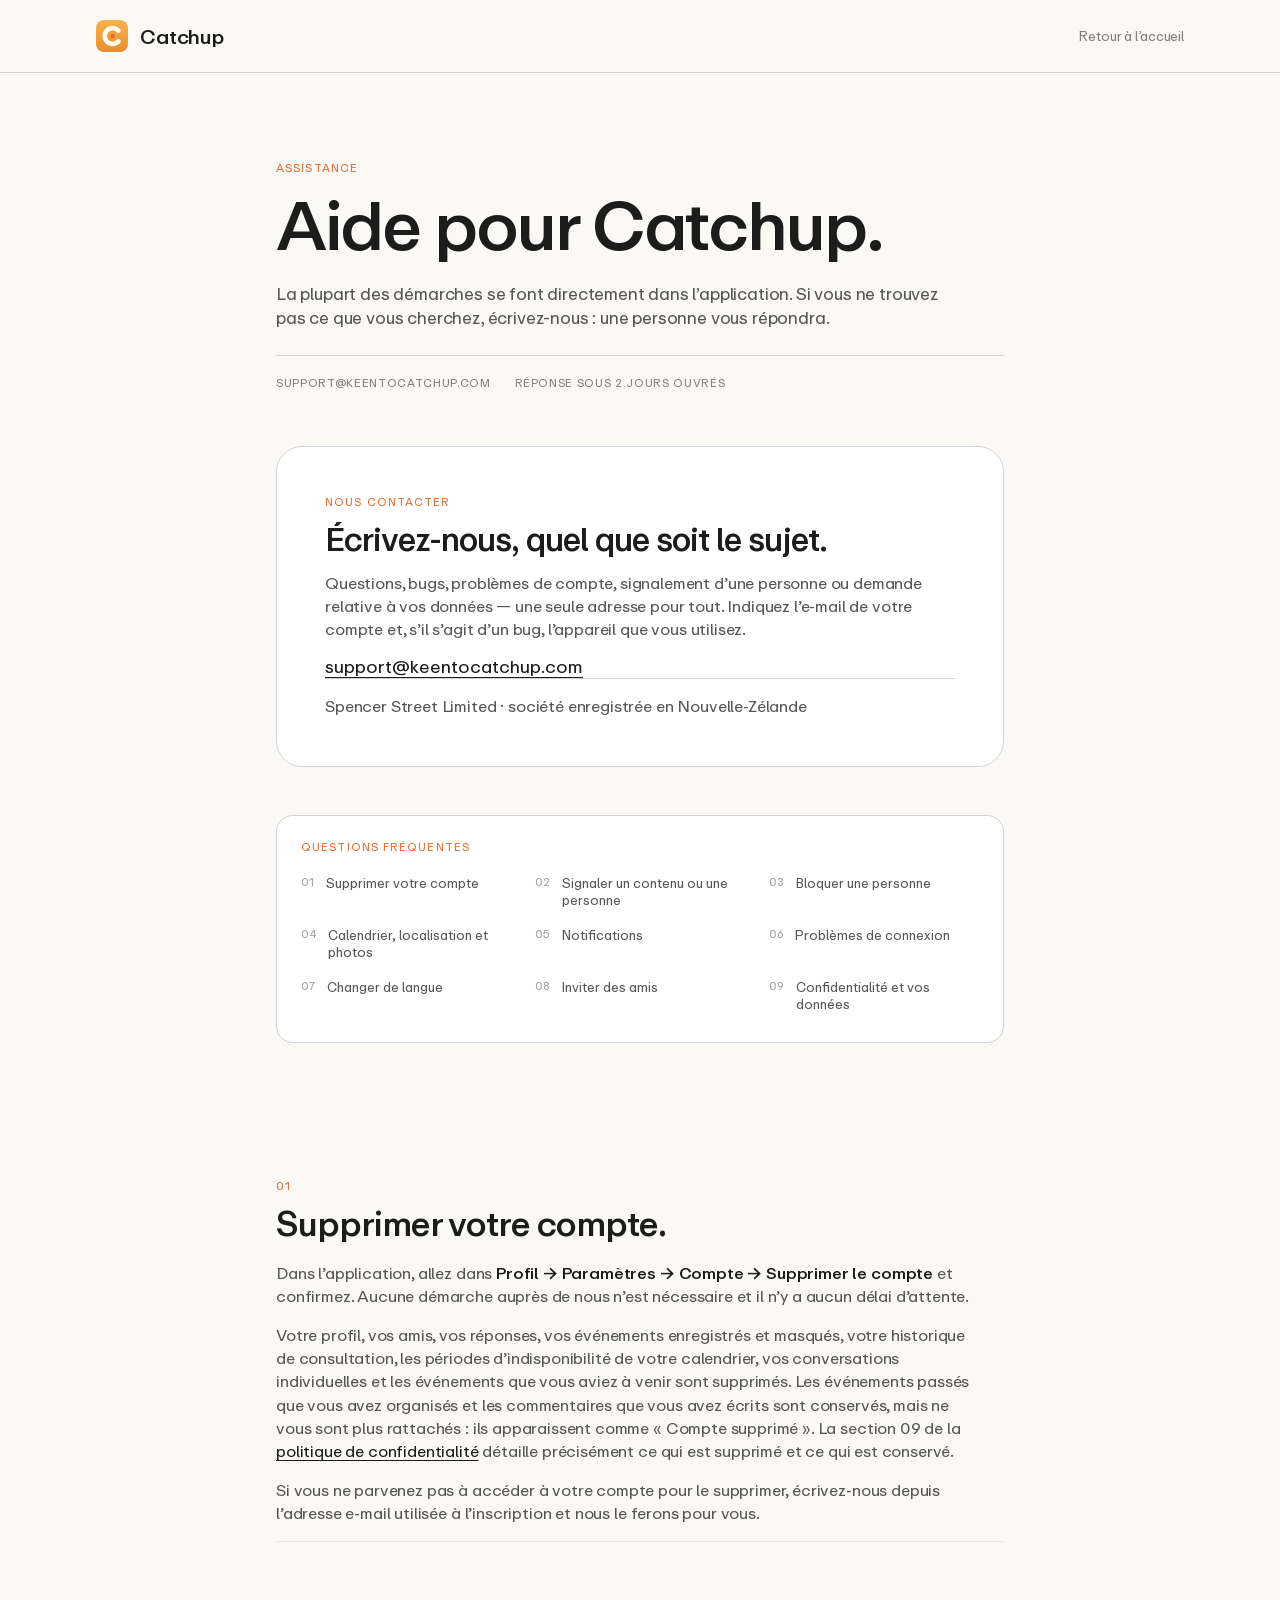
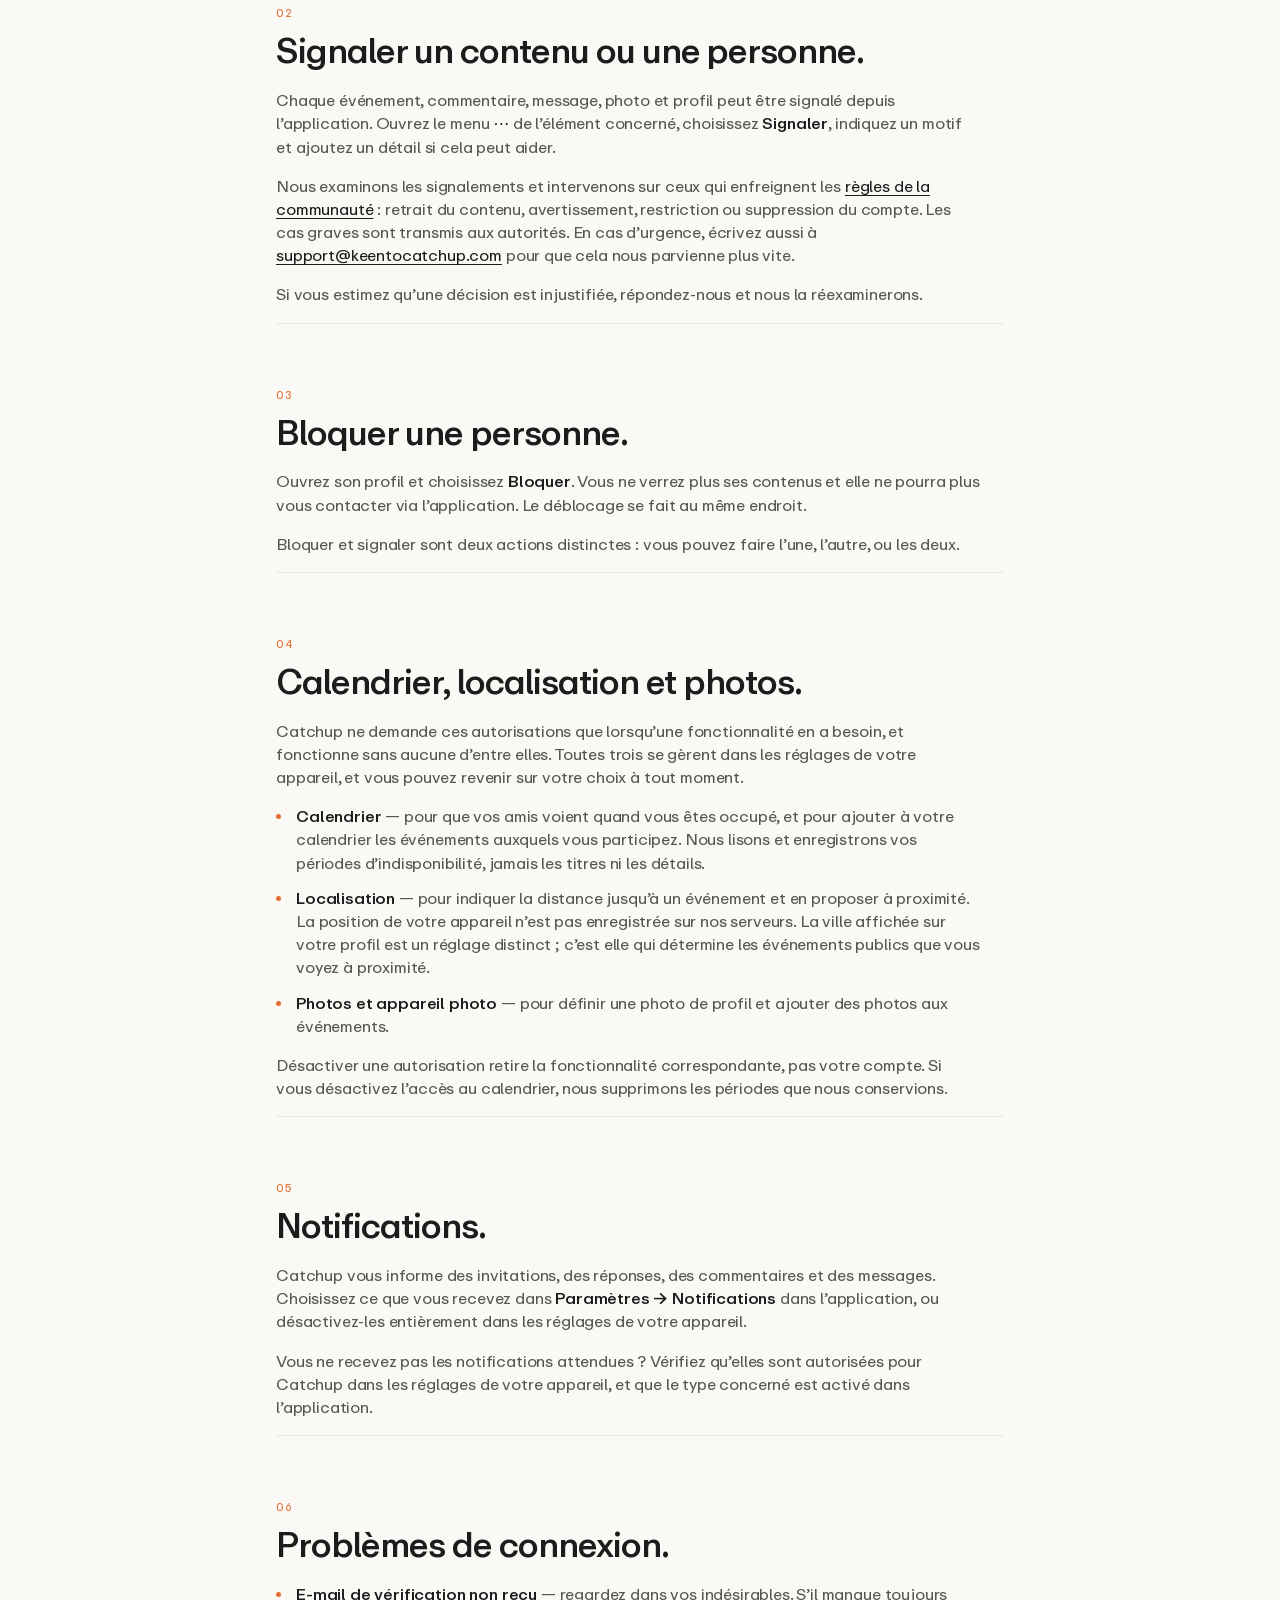
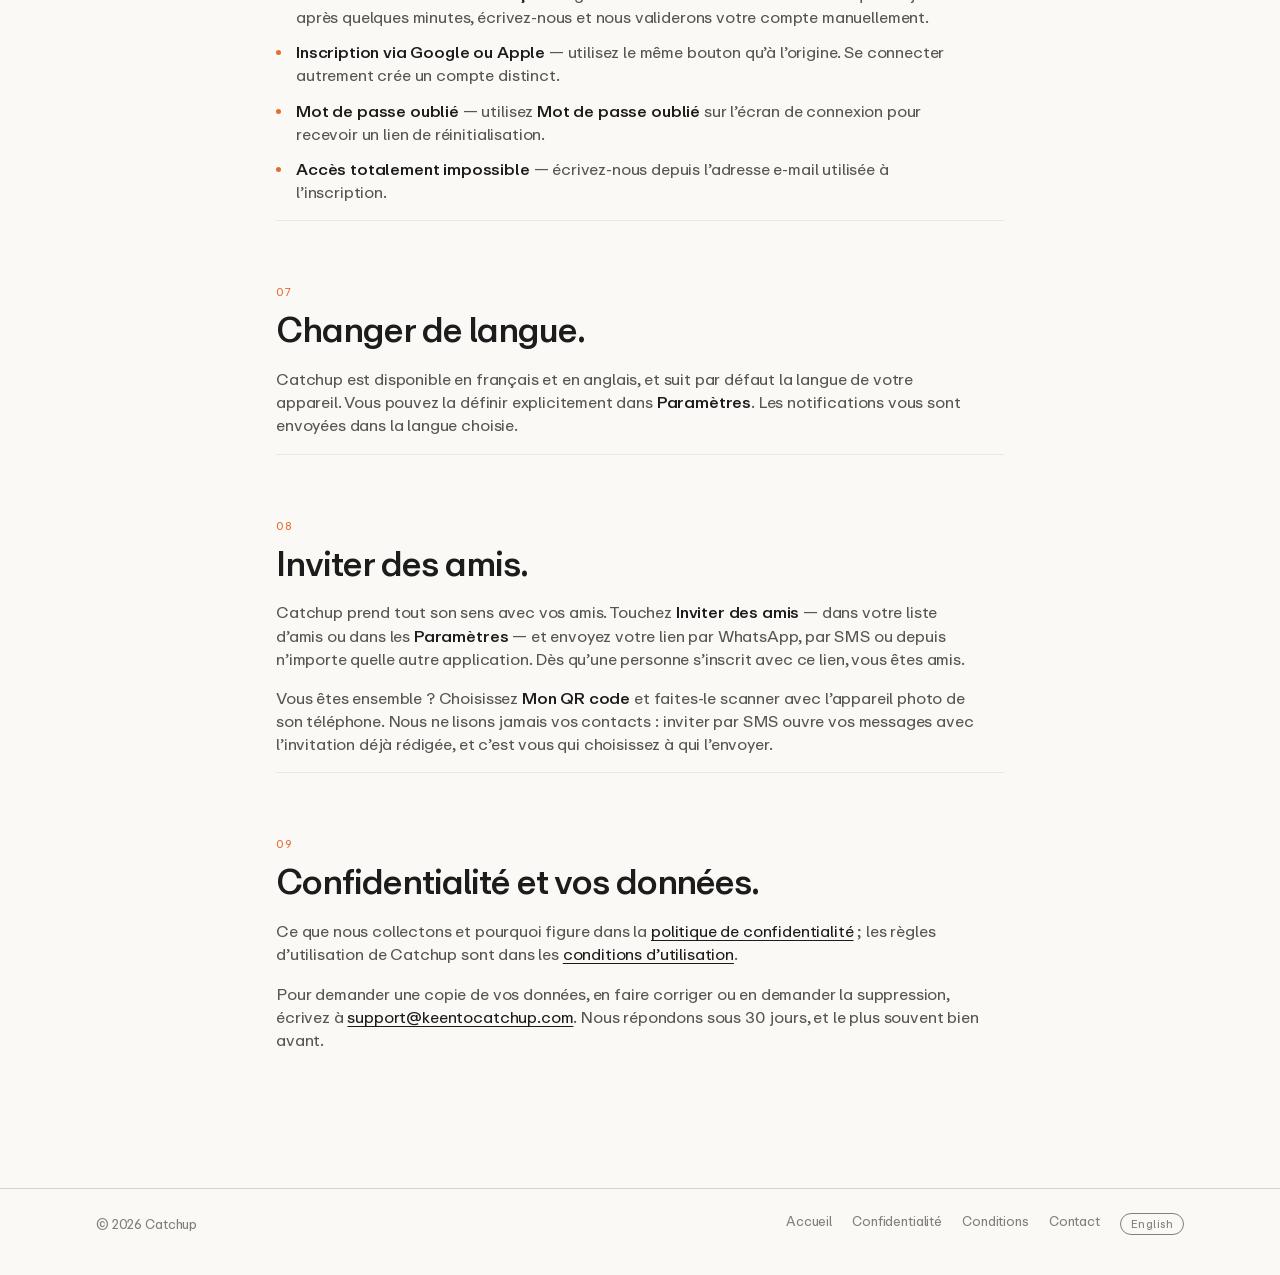
<file: fr/support/index.html>
<!doctype html>
<html lang="fr">
<head>
<meta charset="utf-8" />
<meta name="viewport" content="width=device-width, initial-scale=1" />
<title>Assistance — Catchup</title>
<meta name="description" content="Aide pour Catchup : nous contacter, supprimer votre compte, signaler ou bloquer une personne, gérer les autorisations et les notifications." />
<meta name="robots" content="index, follow" />

<link rel="alternate" hreflang="en" href="https://keentocatchup.com/support/" />
<link rel="alternate" hreflang="fr" href="https://keentocatchup.com/fr/support/" />
<link rel="alternate" hreflang="x-default" href="https://keentocatchup.com/support/" />
<link rel="canonical" href="https://keentocatchup.com/fr/support/" />

<meta name="theme-color" content="#0B0A0B" />
<link rel="icon" href="../../assets/app-icon.png" />
<link rel="apple-touch-icon" href="../../assets/app-icon.png" />
<link rel="stylesheet" href="../../styles/colors_and_type.css" />
<link rel="stylesheet" href="../../styles/site.css" />
<link rel="stylesheet" href="../../styles/legal.css" />
</head>
<body class="legal">

<header class="legal-top">
  <div class="wrap legal-top-inner">
    <a class="brand" href="/fr/" aria-label="Catchup">
      <img src="../../assets/app-icon.png" alt="" />
      <span>Catchup</span>
    </a>
    <a class="back" href="/fr/">Retour à l’accueil</a>
  </div>
</header>

<main>
  <div class="legal-wrap legal-head">
    <div class="sec-num">Assistance</div>
    <h1>Aide pour Catchup.</h1>
    <p class="legal-intro">
      La plupart des démarches se font directement dans l’application. Si vous ne trouvez pas ce
      que vous cherchez, écrivez-nous : une personne vous répondra.
    </p>
    <div class="legal-meta">
      <span>support@keentocatchup.com</span>
      <span>Réponse sous 2 jours ouvrés</span>
    </div>
  </div>

  <div class="legal-wrap legal-body">

    <section class="legal-contact" style="margin-top:0">
      <div class="sec-num">Nous contacter</div>
      <h2>Écrivez-nous, quel que soit le sujet.</h2>
      <p>
        Questions, bugs, problèmes de compte, signalement d’une personne ou demande relative à
        vos données — une seule adresse pour tout. Indiquez l’e-mail de votre compte et, s’il
        s’agit d’un bug, l’appareil que vous utilisez.
      </p>
      <a class="mail" href="mailto:support@keentocatchup.com?subject=Assistance%20Catchup">support@keentocatchup.com</a>
      <p class="entity">Spencer Street Limited · société enregistrée en Nouvelle-Zélande</p>
    </section>

    <nav class="toc" style="margin-top:var(--s-12)" aria-label="Sommaire">
      <div class="sec-num">Questions fréquentes</div>
      <ol>
        <li><a href="#delete">Supprimer votre compte</a></li>
        <li><a href="#report">Signaler un contenu ou une personne</a></li>
        <li><a href="#block">Bloquer une personne</a></li>
        <li><a href="#permissions">Calendrier, localisation et photos</a></li>
        <li><a href="#notifications">Notifications</a></li>
        <li><a href="#signin">Problèmes de connexion</a></li>
        <li><a href="#language">Changer de langue</a></li>
        <li><a href="#invite">Inviter des amis</a></li>
        <li><a href="#privacy">Confidentialité et vos données</a></li>
      </ol>
    </nav>

    <section class="sec" id="delete">
      <div class="sec-num">01</div>
      <h2>Supprimer votre compte.</h2>
      <p>
        Dans l’application, allez dans <strong>Profil → Paramètres → Compte → Supprimer le compte</strong>
        et confirmez. Aucune démarche auprès de nous n’est nécessaire et il n’y a aucun délai
        d’attente.
      </p>
      <p>
        Votre profil, vos amis, vos réponses, vos événements enregistrés et masqués, votre
        historique de consultation, les périodes d’indisponibilité de votre calendrier, vos
        conversations individuelles et les événements que vous aviez à venir sont supprimés. Les
        événements passés que vous avez organisés et les commentaires que vous avez écrits sont
        conservés, mais ne vous sont plus rattachés : ils apparaissent comme « Compte supprimé ».
        La section 09 de la <a href="/fr/privacy/#deletion">politique de confidentialité</a>
        détaille précisément ce qui est supprimé et ce qui est conservé.
      </p>
      <p>
        Si vous ne parvenez pas à accéder à votre compte pour le supprimer, écrivez-nous depuis
        l’adresse e-mail utilisée à l’inscription et nous le ferons pour vous.
      </p>
    </section>

    <section class="sec" id="report">
      <div class="sec-num">02</div>
      <h2>Signaler un contenu ou une personne.</h2>
      <p>
        Chaque événement, commentaire, message, photo et profil peut être signalé depuis l’application.
        Ouvrez le menu <strong>⋯</strong> de l’élément concerné, choisissez
        <strong>Signaler</strong>, indiquez un motif et ajoutez un détail si cela peut aider.
      </p>
      <p>
        Nous examinons les signalements et intervenons sur ceux qui enfreignent les
        <a href="/fr/terms/#rules">règles de la communauté</a> : retrait du contenu,
        avertissement, restriction ou suppression du compte. Les cas graves sont transmis aux
        autorités. En cas d’urgence, écrivez aussi à
        <a href="mailto:support@keentocatchup.com">support@keentocatchup.com</a> pour que cela nous parvienne plus
        vite.
      </p>
      <p>
        Si vous estimez qu’une décision est injustifiée, répondez-nous et nous la réexaminerons.
      </p>
    </section>

    <section class="sec" id="block">
      <div class="sec-num">03</div>
      <h2>Bloquer une personne.</h2>
      <p>
        Ouvrez son profil et choisissez <strong>Bloquer</strong>. Vous ne verrez plus ses
        contenus et elle ne pourra plus vous contacter via l’application. Le déblocage se fait
        au même endroit.
      </p>
      <p>Bloquer et signaler sont deux actions distinctes : vous pouvez faire l’une, l’autre, ou les deux.</p>
    </section>

    <section class="sec" id="permissions">
      <div class="sec-num">04</div>
      <h2>Calendrier, localisation et photos.</h2>
      <p>
        Catchup ne demande ces autorisations que lorsqu’une fonctionnalité en a besoin, et
        fonctionne sans aucune d’entre elles. Toutes trois se gèrent dans les réglages de votre
        appareil, et vous pouvez revenir sur votre choix à tout moment.
      </p>
      <ul>
        <li><strong>Calendrier</strong> — pour que vos amis voient quand vous êtes occupé, et pour ajouter à votre calendrier les événements auxquels vous participez. Nous lisons et enregistrons vos périodes d’indisponibilité, jamais les titres ni les détails.</li>
        <li><strong>Localisation</strong> — pour indiquer la distance jusqu’à un événement et en proposer à proximité. La position de votre appareil n’est pas enregistrée sur nos serveurs. La ville affichée sur votre profil est un réglage distinct ; c’est elle qui détermine les événements publics que vous voyez à proximité.</li>
        <li><strong>Photos et appareil photo</strong> — pour définir une photo de profil et ajouter des photos aux événements.</li>
      </ul>
      <p>
        Désactiver une autorisation retire la fonctionnalité correspondante, pas votre compte. Si
        vous désactivez l’accès au calendrier, nous supprimons les périodes que nous conservions.
      </p>
    </section>

    <section class="sec" id="notifications">
      <div class="sec-num">05</div>
      <h2>Notifications.</h2>
      <p>
        Catchup vous informe des invitations, des réponses, des commentaires et des messages.
        Choisissez ce que vous recevez dans <strong>Paramètres → Notifications</strong> dans
        l’application, ou désactivez-les entièrement dans les réglages de votre appareil.
      </p>
      <p>
        Vous ne recevez pas les notifications attendues ? Vérifiez qu’elles sont autorisées pour
        Catchup dans les réglages de votre appareil, et que le type concerné est activé dans
        l’application.
      </p>
    </section>

    <section class="sec" id="signin">
      <div class="sec-num">06</div>
      <h2>Problèmes de connexion.</h2>
      <ul>
        <li><strong>E-mail de vérification non reçu</strong> — regardez dans vos indésirables. S’il manque toujours après quelques minutes, écrivez-nous et nous validerons votre compte manuellement.</li>
        <li><strong>Inscription via Google ou Apple</strong> — utilisez le même bouton qu’à l’origine. Se connecter autrement crée un compte distinct.</li>
        <li><strong>Mot de passe oublié</strong> — utilisez <strong>Mot de passe oublié</strong> sur l’écran de connexion pour recevoir un lien de réinitialisation.</li>
        <li><strong>Accès totalement impossible</strong> — écrivez-nous depuis l’adresse e-mail utilisée à l’inscription.</li>
      </ul>
    </section>

    <section class="sec" id="language">
      <div class="sec-num">07</div>
      <h2>Changer de langue.</h2>
      <p>
        Catchup est disponible en français et en anglais, et suit par défaut la langue de votre
        appareil. Vous pouvez la définir explicitement dans <strong>Paramètres</strong>. Les
        notifications vous sont envoyées dans la langue choisie.
      </p>
    </section>

    <section class="sec" id="invite">
      <div class="sec-num">08</div>
      <h2>Inviter des amis.</h2>
      <p>
        Catchup prend tout son sens avec vos amis. Touchez <strong>Inviter des amis</strong> —
        dans votre liste d’amis ou dans les <strong>Paramètres</strong> — et
        envoyez votre lien par WhatsApp, par SMS ou depuis n’importe quelle autre application.
        Dès qu’une personne s’inscrit avec ce lien, vous êtes amis.
      </p>
      <p>
        Vous êtes ensemble ? Choisissez <strong>Mon QR code</strong> et faites-le scanner avec
        l’appareil photo de son téléphone. Nous ne lisons jamais vos contacts : inviter par SMS
        ouvre vos messages avec l’invitation déjà rédigée, et c’est vous qui choisissez à qui
        l’envoyer.
      </p>
    </section>

    <section class="sec" id="privacy">
      <div class="sec-num">09</div>
      <h2>Confidentialité et vos données.</h2>
      <p>
        Ce que nous collectons et pourquoi figure dans la
        <a href="/fr/privacy/">politique de confidentialité</a> ; les règles d’utilisation de
        Catchup sont dans les <a href="/fr/terms/">conditions d’utilisation</a>.
      </p>
      <p>
        Pour demander une copie de vos données, en faire corriger ou en demander la suppression,
        écrivez à <a href="mailto:support@keentocatchup.com">support@keentocatchup.com</a>. Nous répondons sous 30
        jours, et le plus souvent bien avant.
      </p>
    </section>
  </div>
</main>

<footer>
  <div class="wrap foot-inner">
    <span>© <span data-year>2026</span> Catchup</span>
    <nav class="foot-links">
      <a href="/fr/">Accueil</a>
      <a href="/fr/privacy/">Confidentialité</a>
      <a href="/fr/terms/">Conditions</a>
      <a href="mailto:support@keentocatchup.com">Contact</a>
      <a class="lang" href="/support/" hreflang="en" lang="en">English</a>
    </nav>
  </div>
</footer>

<script>document.querySelector('[data-year]').textContent = new Date().getFullYear();</script>
</body>
</html>
</file>
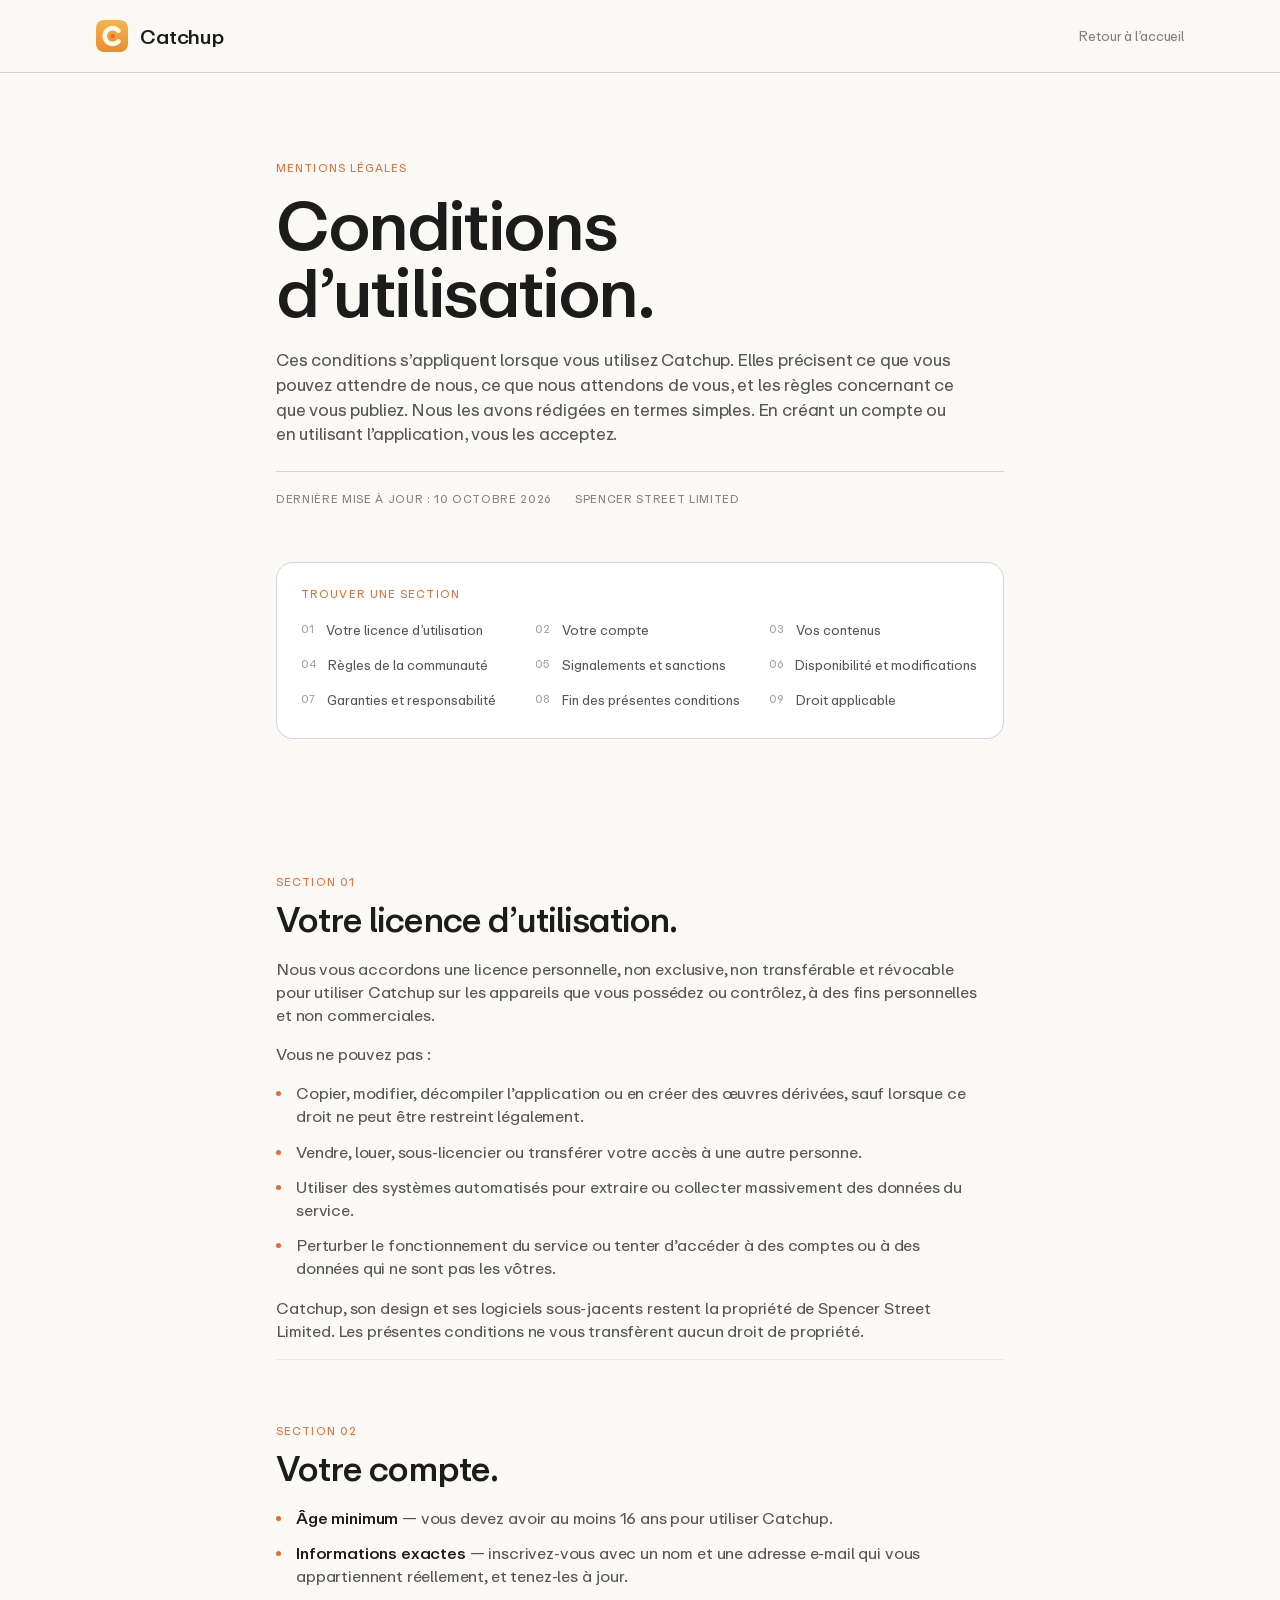
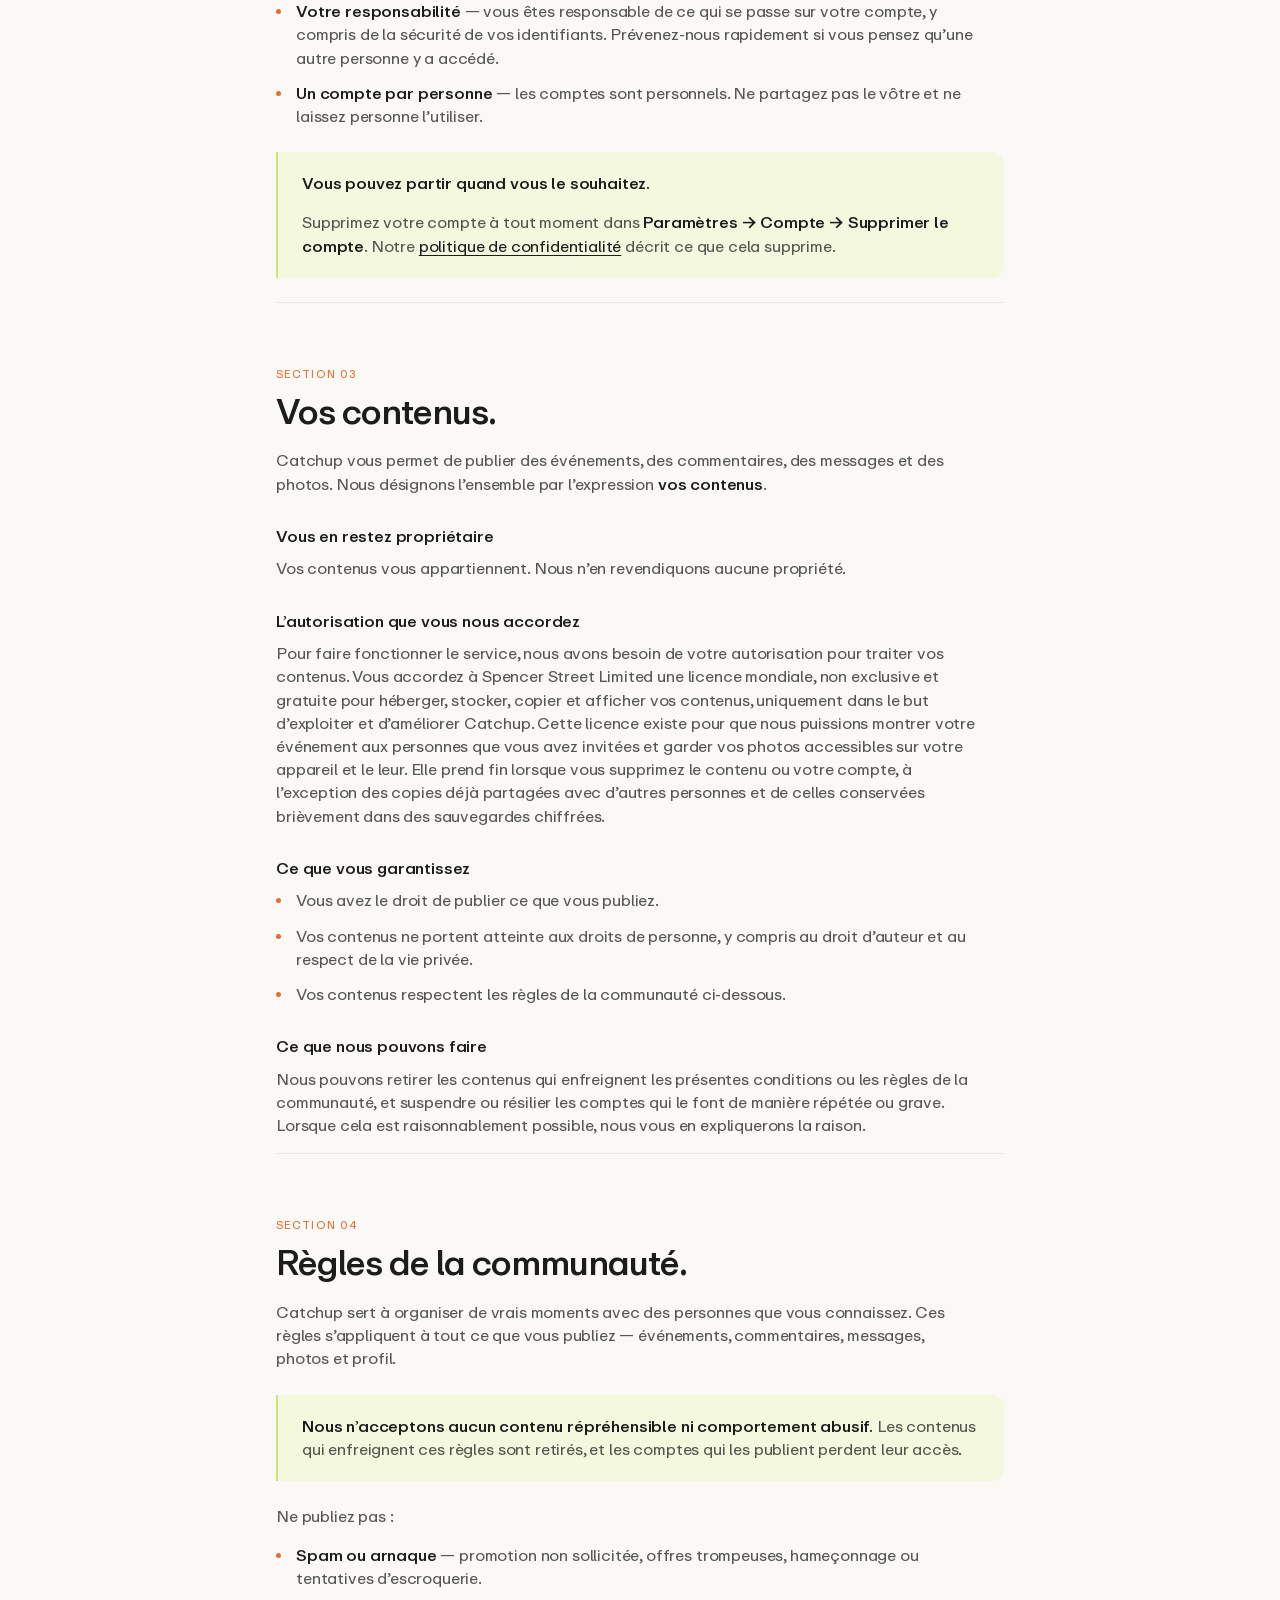
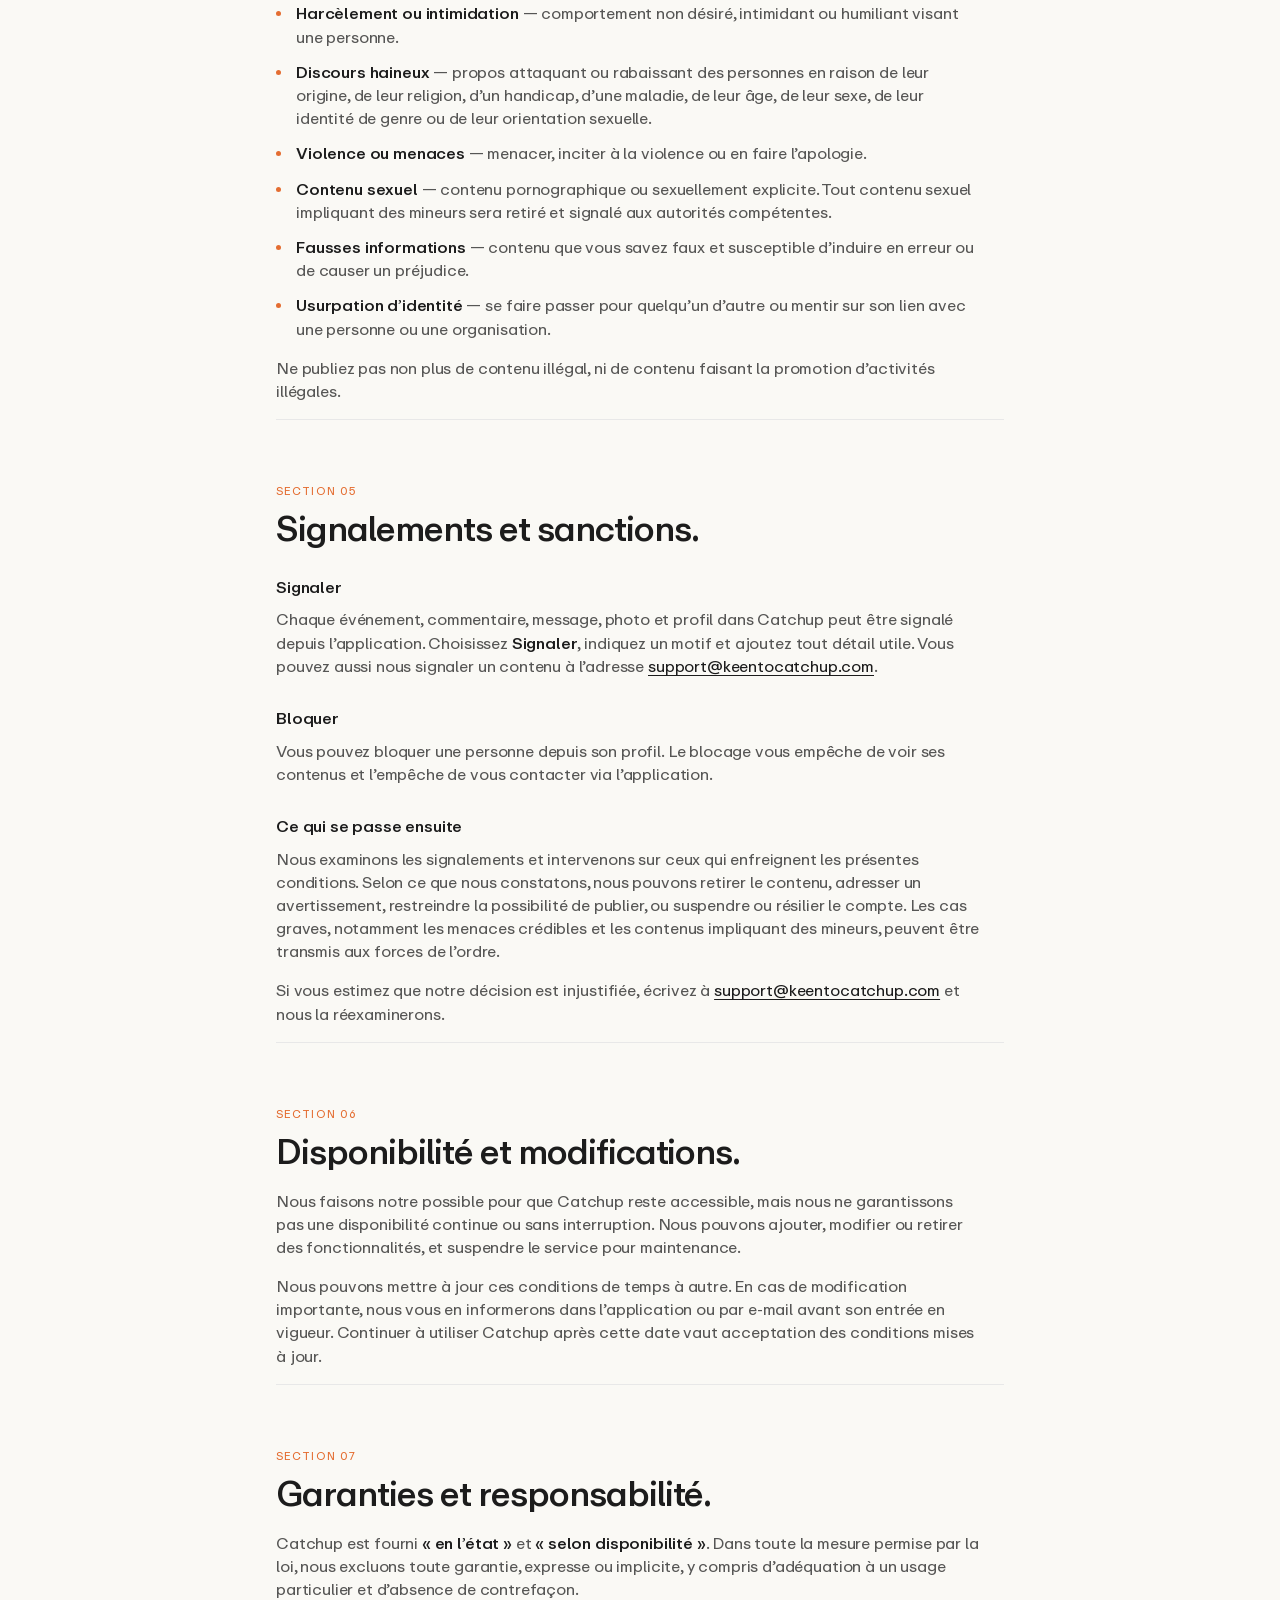
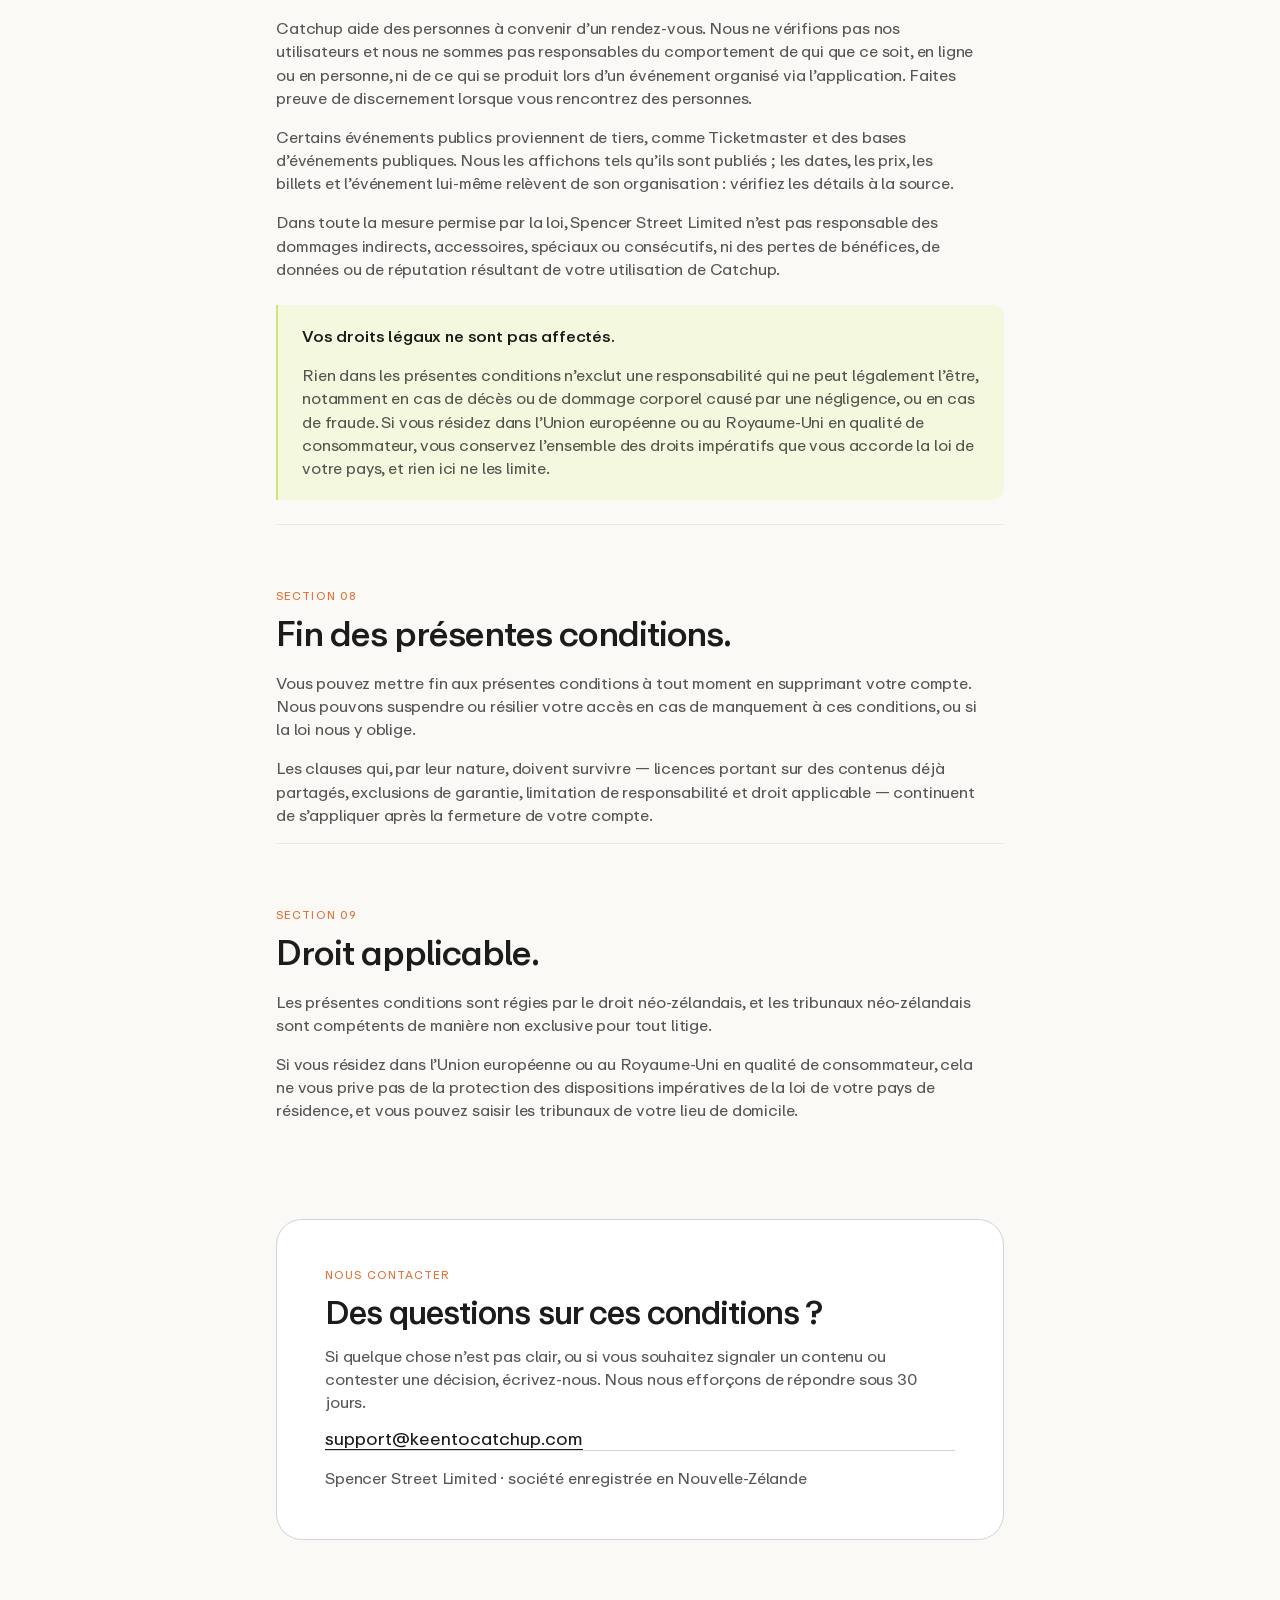
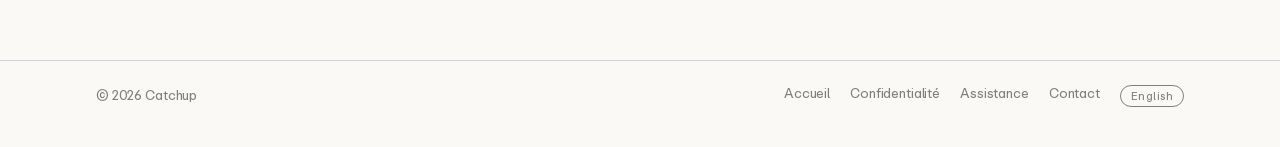
<file: fr/terms/index.html>
<!doctype html>
<html lang="fr">
<head>
<meta charset="utf-8" />
<meta name="viewport" content="width=device-width, initial-scale=1" />
<title>Conditions d’utilisation — Catchup</title>
<meta name="description" content="Les conditions que vous acceptez en utilisant Catchup, y compris les règles sur ce que vous pouvez publier." />
<meta name="robots" content="index, follow" />

<link rel="alternate" hreflang="en" href="https://keentocatchup.com/terms/" />
<link rel="alternate" hreflang="fr" href="https://keentocatchup.com/fr/terms/" />
<link rel="alternate" hreflang="x-default" href="https://keentocatchup.com/terms/" />
<link rel="canonical" href="https://keentocatchup.com/fr/terms/" />

<meta name="theme-color" content="#0B0A0B" />
<link rel="icon" href="../../assets/app-icon.png" />
<link rel="apple-touch-icon" href="../../assets/app-icon.png" />
<link rel="stylesheet" href="../../styles/colors_and_type.css" />
<link rel="stylesheet" href="../../styles/site.css" />
<link rel="stylesheet" href="../../styles/legal.css" />
</head>
<body class="legal">

<header class="legal-top">
  <div class="wrap legal-top-inner">
    <a class="brand" href="/fr/" aria-label="Catchup">
      <img src="../../assets/app-icon.png" alt="" />
      <span>Catchup</span>
    </a>
    <a class="back" href="/fr/">Retour à l’accueil</a>
  </div>
</header>

<main>
  <div class="legal-wrap legal-head">
    <div class="sec-num">Mentions légales</div>
    <h1>Conditions d’utilisation.</h1>
    <p class="legal-intro">
      Ces conditions s’appliquent lorsque vous utilisez Catchup. Elles précisent ce que vous
      pouvez attendre de nous, ce que nous attendons de vous, et les règles concernant ce que
      vous publiez. Nous les avons rédigées en termes simples. En créant un compte ou en
      utilisant l’application, vous les acceptez.
    </p>
    <div class="legal-meta">
      <span>Dernière mise à jour : 10 octobre 2026</span>
      <span>Spencer Street Limited</span>
    </div>
  </div>

  <div class="legal-wrap legal-body">
    <nav class="toc" aria-label="Sommaire">
      <div class="sec-num">Trouver une section</div>
      <ol>
        <li><a href="#licence">Votre licence d’utilisation</a></li>
        <li><a href="#accounts">Votre compte</a></li>
        <li><a href="#content">Vos contenus</a></li>
        <li><a href="#rules">Règles de la communauté</a></li>
        <li><a href="#enforcement">Signalements et sanctions</a></li>
        <li><a href="#availability">Disponibilité et modifications</a></li>
        <li><a href="#liability">Garanties et responsabilité</a></li>
        <li><a href="#ending">Fin des présentes conditions</a></li>
        <li><a href="#law">Droit applicable</a></li>
      </ol>
    </nav>

    <section class="sec" id="licence">
      <div class="sec-num">Section 01</div>
      <h2>Votre licence d’utilisation.</h2>
      <p>
        Nous vous accordons une licence personnelle, non exclusive, non transférable et
        révocable pour utiliser Catchup sur les appareils que vous possédez ou contrôlez, à des
        fins personnelles et non commerciales.
      </p>
      <p>Vous ne pouvez pas :</p>
      <ul>
        <li>Copier, modifier, décompiler l’application ou en créer des œuvres dérivées, sauf lorsque ce droit ne peut être restreint légalement.</li>
        <li>Vendre, louer, sous-licencier ou transférer votre accès à une autre personne.</li>
        <li>Utiliser des systèmes automatisés pour extraire ou collecter massivement des données du service.</li>
        <li>Perturber le fonctionnement du service ou tenter d’accéder à des comptes ou à des données qui ne sont pas les vôtres.</li>
      </ul>
      <p>
        Catchup, son design et ses logiciels sous-jacents restent la propriété de Spencer Street
        Limited. Les présentes conditions ne vous transfèrent aucun droit de propriété.
      </p>
    </section>

    <section class="sec" id="accounts">
      <div class="sec-num">Section 02</div>
      <h2>Votre compte.</h2>
      <ul>
        <li><strong>Âge minimum</strong> — vous devez avoir au moins 16 ans pour utiliser Catchup.</li>
        <li><strong>Informations exactes</strong> — inscrivez-vous avec un nom et une adresse e-mail qui vous appartiennent réellement, et tenez-les à jour.</li>
        <li><strong>Votre responsabilité</strong> — vous êtes responsable de ce qui se passe sur votre compte, y compris de la sécurité de vos identifiants. Prévenez-nous rapidement si vous pensez qu’une autre personne y a accédé.</li>
        <li><strong>Un compte par personne</strong> — les comptes sont personnels. Ne partagez pas le vôtre et ne laissez personne l’utiliser.</li>
      </ul>
      <div class="callout">
        <p><strong>Vous pouvez partir quand vous le souhaitez.</strong></p>
        <p>Supprimez votre compte à tout moment dans <strong>Paramètres → Compte → Supprimer le compte</strong>. Notre <a href="/fr/privacy/#deletion">politique de confidentialité</a> décrit ce que cela supprime.</p>
      </div>
    </section>

    <section class="sec" id="content">
      <div class="sec-num">Section 03</div>
      <h2>Vos contenus.</h2>
      <p>
        Catchup vous permet de publier des événements, des commentaires, des messages et des
        photos. Nous désignons l’ensemble par l’expression <strong>vos contenus</strong>.
      </p>

      <h3>Vous en restez propriétaire</h3>
      <p>
        Vos contenus vous appartiennent. Nous n’en revendiquons aucune propriété.
      </p>

      <h3>L’autorisation que vous nous accordez</h3>
      <p>
        Pour faire fonctionner le service, nous avons besoin de votre autorisation pour traiter
        vos contenus. Vous accordez à Spencer Street Limited une licence mondiale, non exclusive
        et gratuite pour héberger, stocker, copier et afficher vos contenus, uniquement dans le
        but d’exploiter et d’améliorer Catchup. Cette licence existe pour que nous puissions
        montrer votre événement aux personnes que vous avez invitées et garder vos photos
        accessibles sur votre appareil et le leur. Elle prend fin lorsque vous supprimez le
        contenu ou votre compte, à l’exception des copies déjà partagées avec d’autres
        personnes et de celles conservées brièvement dans des sauvegardes chiffrées.
      </p>

      <h3>Ce que vous garantissez</h3>
      <ul>
        <li>Vous avez le droit de publier ce que vous publiez.</li>
        <li>Vos contenus ne portent atteinte aux droits de personne, y compris au droit d’auteur et au respect de la vie privée.</li>
        <li>Vos contenus respectent les règles de la communauté ci-dessous.</li>
      </ul>

      <h3>Ce que nous pouvons faire</h3>
      <p>
        Nous pouvons retirer les contenus qui enfreignent les présentes conditions ou les règles
        de la communauté, et suspendre ou résilier les comptes qui le font de manière répétée ou
        grave. Lorsque cela est raisonnablement possible, nous vous en expliquerons la raison.
      </p>
    </section>

    <section class="sec" id="rules">
      <div class="sec-num">Section 04</div>
      <h2>Règles de la communauté.</h2>
      <p>
        Catchup sert à organiser de vrais moments avec des personnes que vous connaissez. Ces
        règles s’appliquent à tout ce que vous publiez — événements, commentaires, messages,
        photos et profil.
      </p>
      <div class="callout">
        <p>
          <strong>Nous n’acceptons aucun contenu répréhensible ni comportement abusif.</strong>
          Les contenus qui enfreignent ces règles sont retirés, et les comptes qui les publient
          perdent leur accès.
        </p>
      </div>
      <p>Ne publiez pas :</p>
      <ul>
        <li><strong>Spam ou arnaque</strong> — promotion non sollicitée, offres trompeuses, hameçonnage ou tentatives d’escroquerie.</li>
        <li><strong>Harcèlement ou intimidation</strong> — comportement non désiré, intimidant ou humiliant visant une personne.</li>
        <li><strong>Discours haineux</strong> — propos attaquant ou rabaissant des personnes en raison de leur origine, de leur religion, d’un handicap, d’une maladie, de leur âge, de leur sexe, de leur identité de genre ou de leur orientation sexuelle.</li>
        <li><strong>Violence ou menaces</strong> — menacer, inciter à la violence ou en faire l’apologie.</li>
        <li><strong>Contenu sexuel</strong> — contenu pornographique ou sexuellement explicite. Tout contenu sexuel impliquant des mineurs sera retiré et signalé aux autorités compétentes.</li>
        <li><strong>Fausses informations</strong> — contenu que vous savez faux et susceptible d’induire en erreur ou de causer un préjudice.</li>
        <li><strong>Usurpation d’identité</strong> — se faire passer pour quelqu’un d’autre ou mentir sur son lien avec une personne ou une organisation.</li>
      </ul>
      <p>
        Ne publiez pas non plus de contenu illégal, ni de contenu faisant la promotion
        d’activités illégales.
      </p>
    </section>

    <section class="sec" id="enforcement">
      <div class="sec-num">Section 05</div>
      <h2>Signalements et sanctions.</h2>

      <h3>Signaler</h3>
      <p>
        Chaque événement, commentaire, message, photo et profil dans Catchup peut être signalé depuis
        l’application. Choisissez <strong>Signaler</strong>, indiquez un motif et ajoutez tout
        détail utile. Vous pouvez aussi nous signaler un contenu à l’adresse
        <a href="mailto:support@keentocatchup.com">support@keentocatchup.com</a>.
      </p>

      <h3>Bloquer</h3>
      <p>
        Vous pouvez bloquer une personne depuis son profil. Le blocage vous empêche de voir ses
        contenus et l’empêche de vous contacter via l’application.
      </p>

      <h3>Ce qui se passe ensuite</h3>
      <p>
        Nous examinons les signalements et intervenons sur ceux qui enfreignent les présentes
        conditions. Selon ce que nous constatons, nous pouvons retirer le contenu, adresser un
        avertissement, restreindre la possibilité de publier, ou suspendre ou résilier le
        compte. Les cas graves, notamment les menaces crédibles et les contenus impliquant des
        mineurs, peuvent être transmis aux forces de l’ordre.
      </p>
      <p>
        Si vous estimez que notre décision est injustifiée, écrivez à
        <a href="mailto:support@keentocatchup.com">support@keentocatchup.com</a> et nous la réexaminerons.
      </p>
    </section>

    <section class="sec" id="availability">
      <div class="sec-num">Section 06</div>
      <h2>Disponibilité et modifications.</h2>
      <p>
        Nous faisons notre possible pour que Catchup reste accessible, mais nous ne garantissons
        pas une disponibilité continue ou sans interruption. Nous pouvons ajouter, modifier ou
        retirer des fonctionnalités, et suspendre le service pour maintenance.
      </p>
      <p>
        Nous pouvons mettre à jour ces conditions de temps à autre. En cas de modification
        importante, nous vous en informerons dans l’application ou par e-mail avant son entrée
        en vigueur. Continuer à utiliser Catchup après cette date vaut acceptation des
        conditions mises à jour.
      </p>
    </section>

    <section class="sec" id="liability">
      <div class="sec-num">Section 07</div>
      <h2>Garanties et responsabilité.</h2>
      <p>
        Catchup est fourni <strong>« en l’état »</strong> et <strong>« selon disponibilité
        »</strong>. Dans toute la mesure permise par la loi, nous excluons toute garantie,
        expresse ou implicite, y compris d’adéquation à un usage particulier et d’absence de
        contrefaçon.
      </p>
      <p>
        Catchup aide des personnes à convenir d’un rendez-vous. Nous ne vérifions pas nos
        utilisateurs et nous ne sommes pas responsables du comportement de qui que ce soit, en
        ligne ou en personne, ni de ce qui se produit lors d’un événement organisé via
        l’application. Faites preuve de discernement lorsque vous rencontrez des personnes.
      </p>
      <p>
        Certains événements publics proviennent de tiers, comme Ticketmaster et des bases
        d’événements publiques. Nous les affichons tels qu’ils sont publiés ; les dates, les
        prix, les billets et l’événement lui-même relèvent de son organisation : vérifiez les
        détails à la source.
      </p>
      <p>
        Dans toute la mesure permise par la loi, Spencer Street Limited n’est pas responsable
        des dommages indirects, accessoires, spéciaux ou consécutifs, ni des pertes de
        bénéfices, de données ou de réputation résultant de votre utilisation de Catchup.
      </p>
      <div class="callout">
        <p><strong>Vos droits légaux ne sont pas affectés.</strong></p>
        <p>
          Rien dans les présentes conditions n’exclut une responsabilité qui ne peut légalement
          l’être, notamment en cas de décès ou de dommage corporel causé par une négligence, ou
          en cas de fraude. Si vous résidez dans l’Union européenne ou au Royaume-Uni
          en qualité de consommateur, vous conservez l’ensemble des droits impératifs que vous accorde la loi
          de votre pays, et rien ici ne les limite.
        </p>
      </div>
    </section>

    <section class="sec" id="ending">
      <div class="sec-num">Section 08</div>
      <h2>Fin des présentes conditions.</h2>
      <p>
        Vous pouvez mettre fin aux présentes conditions à tout moment en supprimant votre
        compte. Nous pouvons suspendre ou résilier votre accès en cas de manquement à ces
        conditions, ou si la loi nous y oblige.
      </p>
      <p>
        Les clauses qui, par leur nature, doivent survivre — licences portant sur des contenus
        déjà partagés, exclusions de garantie, limitation de responsabilité et droit applicable
        — continuent de s’appliquer après la fermeture de votre compte.
      </p>
    </section>

    <section class="sec" id="law">
      <div class="sec-num">Section 09</div>
      <h2>Droit applicable.</h2>
      <p>
        Les présentes conditions sont régies par le droit néo-zélandais, et les tribunaux
        néo-zélandais sont compétents de manière non exclusive pour tout litige.
      </p>
      <p>
        Si vous résidez dans l’Union européenne ou au Royaume-Uni en qualité de consommateur,
        cela ne
        vous prive pas de la protection des dispositions impératives de la loi de votre pays de
        résidence, et vous pouvez saisir les tribunaux de votre lieu de domicile.
      </p>
    </section>

    <section class="legal-contact">
      <div class="sec-num">Nous contacter</div>
      <h2>Des questions sur ces conditions ?</h2>
      <p>
        Si quelque chose n’est pas clair, ou si vous souhaitez signaler un contenu ou contester
        une décision, écrivez-nous. Nous nous efforçons de répondre sous 30 jours.
      </p>
      <a class="mail" href="mailto:support@keentocatchup.com">support@keentocatchup.com</a>
      <p class="entity">Spencer Street Limited · société enregistrée en Nouvelle-Zélande</p>
    </section>
  </div>
</main>

<footer>
  <div class="wrap foot-inner">
    <span>© <span data-year>2026</span> Catchup</span>
    <nav class="foot-links">
      <a href="/fr/">Accueil</a>
      <a href="/fr/privacy/">Confidentialité</a>
      <a href="/fr/support/">Assistance</a>
      <a href="mailto:support@keentocatchup.com">Contact</a>
      <a class="lang" href="/terms/" hreflang="en" lang="en">English</a>
    </nav>
  </div>
</footer>

<script>document.querySelector('[data-year]').textContent = new Date().getFullYear();</script>
</body>
</html>
</file>
<file: styles/colors_and_type.css>
/* ============================================================
   Catchup — Colors & Type
   Mirrors the Flutter app's AppColours so web + app stay aligned.
   ============================================================ */

@import url("https://fonts.googleapis.com/css2?family=Inter+Tight:ital,wght@0,400;0,500;0,600;0,700;1,400;1,500&display=swap");


@font-face {
  font-family: "ABC Repro";
  src: url("../assets/fonts/ABCReproVariable-Trial.woff2") format("woff2-variations"),
       url("../assets/fonts/ABCReproVariable-Trial.ttf")   format("truetype-variations");
  font-weight: 100 900;
  font-style: normal;
  font-display: swap;
}

:root {
  /* ── Brand palette — AppColours (Flutter parity) ─────────── */
  --skywash:      #B9C8D4;   /* daytime clarity, calm */
  --golden-hour:  #F5C26C;   /* optimism, early evening */
  --first-light:  #EBF3B7;   /* affirmative / payoff — "Going" pill, CTA fill */
  --fire-light:   #F09669;   /* soft peach — gradient mids, hover tints */
  --afterglow:    #E46D31;   /* primary brand orange — used everywhere */
  --midnight:     #12167A;   /* depth, trust, nightlife */
  --cloud-cover:  #D3D3D8;   /* neutral / utility balance */
  --after-hours:  #1D0A1D;   /* mystery, late-night edge */

  /* RSVP states (from AppColours) */
  --rsvp-going:           var(--first-light);
  --rsvp-going-on-light:  #D3E177;
  --rsvp-invited:         var(--afterglow);

  /* ── Vibe — the Oct 2026 brand direction ────────────────────
     Source of truth for the site. The AppColours block above stays
     as-is so the Flutter parity note keeps meaning something. */
  --golden:  #F4BD60;   /* saying yes only — RSVP, Plan, the one CTA */
  --ink:     #1C1C1C;
  --paper:   #FAF9F5;

  /* ── Calm pastels (UI surfaces & tags) ──────────────────── */
  --p-blue-mist:   #B5C1D4;
  --p-blue-sky:    #90DAEE;
  --p-lemon-soft:  #E7FAB8;
  --p-pink:        #F5277A;

  /* ── Inks & neutrals ────────────────────────────────────── */
  --p-ink:           #031504;
  --p-ink-graphite:  #231F20;
  --p-ink-soft:      #252925;
  --p-violet-deep:   #3508D7;
  --p-violet:        #5A5AFA;
  --p-blue-pure:     #0000FF;

  --p-white:         #FFFFFF;
  --p-white-warm:    #FEFFFD;
  --p-bg-paper:      #F5F5F5;
  --p-bg-stone:      #DBDAD3;
  --p-line-soft:     #E8E8E8;
  --p-line:          #D3D3D8;
  --p-line-strong:   #555555;

  /* ── Semantic tokens ────────────────────────────────────── */
  --fg-1:        var(--ink);
  --fg-2:        rgba(28,28,28,0.74);
  --fg-3:        rgba(28,28,28,0.55);
  --fg-4:        rgba(28,28,28,0.42);
  --fg-on-dark:  var(--p-white);
  --fg-on-dark-2: rgba(255,255,255,0.78);
  --fg-link:      var(--p-violet-deep);
  --fg-link-soft: rgba(61,39,225,0.69);

  --bg-base:   var(--paper);
  --bg-paper:  var(--p-white);   /* cards sit white on --paper */
  --bg-dark:   #0B0A0B;   /* near-black; --after-hours reads plum against the hero */
  --bg-stone:  var(--p-bg-stone);

  --accent:        var(--afterglow);
  --accent-warm:   var(--fire-light);
  --cta-fill:      var(--golden);
  --status-going:  var(--p-lemon-soft);
  --map-surface:   var(--p-blue-sky);

  --border-hairline:   0.5px solid rgba(0,0,0,0.20);
  --border-soft:       1px solid rgba(28,28,28,0.12);
  --border-strong:     1px solid var(--p-ink);

  /* ── Radii ──────────────────────────────────────────────── */
  --r-xs:  4px;
  --r-sm:  9px;
  --r-md:  12px;
  --r-lg:  17px;
  --r-xl:  26px;
  --r-2xl: 36px;
  --r-3xl: 51px;
  --r-pill: 999px;

  /* ── Shadows ────────────────────────────────────────────── */
  --shadow-card:    0 3px 5px rgba(0,0,0,0.06);
  --shadow-chip:    0 2px 2.1px rgba(0,0,0,0.11);
  --shadow-pop:     0 4px 4.5px rgba(0,0,0,0.26);

  /* ── Spacing scale (4-pt) ───────────────────────────────── */
  --s-1: 4px;  --s-2: 8px;   --s-3: 12px;  --s-4: 16px;
  --s-5: 20px; --s-6: 24px;  --s-8: 32px;  --s-10: 40px;
  --s-12: 48px; --s-16: 64px; --s-20: 80px;

  /* ── Brand gradients ────────────────────────────────────── */
  --grad-sunrise:
      radial-gradient(circle at 30% 70%, var(--afterglow) 0%, rgba(228,109,49,0) 60%),
      radial-gradient(circle at 70% 30%, var(--golden-hour) 30%, rgba(245,194,108,0) 80%),
      linear-gradient(135deg, var(--golden-hour), var(--fire-light));
  --grad-sunset:
      radial-gradient(circle at 75% 25%, var(--fire-light) 0%, var(--skywash) 100%);
  --grad-haze:
      linear-gradient(180deg, var(--skywash) 0%, var(--p-bg-stone) 100%);

  /* ── Typography stacks ──────────────────────────────────── */
  --font-display: "ABC Repro", "Inter Tight", -apple-system, system-ui, sans-serif;
  --font-serif:   "Source Serif 4", Georgia, serif;   /* unused — no serif in the app */
  --font-body:    "ABC Repro", "Inter Tight", -apple-system, system-ui, sans-serif;
  --font-ui:      "ABC Repro", -apple-system, system-ui, sans-serif;
  --font-mono:    ui-monospace, "SF Mono", Menlo, monospace;   /* unused — the site is one typeface */

  /* Type sizes (mobile UI scale — most surfaces are 393pt phone) */
  --t-display:   80px;
  --t-h1:        48px;
  --t-h2:        24px;
  --t-h3:        20px;
  --t-h4:        16px;
  --t-body:      14px;
  --t-body-sm:   13px;
  --t-meta:      11px;
  --t-micro:      9px;

  --lh-tight: 1.10;
  --lh-snug:  1.28;
  --lh-body:  1.45;

  --ls-tight:  -0.030em;
  --ls-snug:   -0.010em;
  --ls-mono:    0.004em;
}

/* ── Semantic typography classes ───────────────────────────── */
.t-display, h1.t-display {
  font-family: var(--font-display);
  font-weight: 500;
  font-size: var(--t-display);
  line-height: var(--lh-tight);
  letter-spacing: var(--ls-tight);
}
.t-h1, h1 {
  font-family: var(--font-display);
  font-weight: 500;
  font-size: var(--t-h1);
  line-height: var(--lh-tight);
  letter-spacing: var(--ls-tight);
}
.t-h2, h2 {
  font-family: var(--font-display);
  font-weight: 500;
  font-size: var(--t-h2);
  line-height: var(--lh-tight);
  letter-spacing: var(--ls-tight);
}
.t-h3, h3 {
  font-family: var(--font-body);
  font-weight: 500;
  font-size: var(--t-h3);
  line-height: var(--lh-tight);
  letter-spacing: var(--ls-tight);
}
.t-h4, h4 {
  font-family: var(--font-body);
  font-weight: 500;
  font-size: var(--t-h4);
  line-height: 1.10;
  letter-spacing: var(--ls-tight);
}
.t-body, p {
  font-family: var(--font-body);
  font-weight: 400;
  font-size: var(--t-body);
  line-height: var(--lh-snug);
  letter-spacing: var(--ls-snug);
  color: var(--fg-2);
}
.t-meta {
  font-family: var(--font-body);
  font-weight: 500;
  font-size: var(--t-meta);
  line-height: var(--lh-snug);
  letter-spacing: var(--ls-snug);
  color: var(--fg-3);
}
.t-mono {
  font-family: var(--font-mono);
  font-size: 16px;
  letter-spacing: var(--ls-mono);
}
.t-byline {
  color: var(--fg-link-soft);
  font-family: var(--font-body);
  font-size: var(--t-body-sm);
  letter-spacing: var(--ls-snug);
}
</file>
<file: styles/site.css>
/* ============================================================
   Catchup — app.spencer.st
   Built to the Oct 2026 vibe: warm paper, ink type, and one
   golden colour reserved for saying yes. Tokens live in
   colors_and_type.css.
   ============================================================ */

*, *::before, *::after { box-sizing: border-box; }

html { -webkit-text-size-adjust: 100%; }

body {
  margin: 0;
  background: var(--paper);
  color: var(--ink);
  font-family: var(--font-body);
  -webkit-font-smoothing: antialiased;
}

img { display: block; max-width: 100%; }
a { color: inherit; text-decoration: none; }
em { font-style: normal; }

.wrap {
  width: 100%;
  max-width: 1120px;
  margin: 0 auto;
  padding: 0 var(--s-4);
}

:focus-visible {
  outline: 2px solid var(--golden);
  outline-offset: 3px;
  border-radius: var(--r-xs);
}

/* Sentence-case label above a heading. */
.eyebrow {
  font-family: var(--font-body);
  font-size: var(--t-meta);
  letter-spacing: 0.10em;
  text-transform: uppercase;
  color: var(--fg-3);
}

h1, h2 {
  font-family: var(--font-display);
  font-weight: 500;        /* Regular and Medium only — never heavier. */
  letter-spacing: -0.035em;
  color: var(--ink);
  text-wrap: balance;
}

/* ── Masthead ──────────────────────────────────────────────── */

.top-inner {
  display: flex;
  align-items: center;
  justify-content: space-between;
  gap: var(--s-4);
  padding-block: var(--s-6);
}

.brand {
  display: inline-flex;
  align-items: center;
  gap: var(--s-3);
  font-family: var(--font-display);
  font-weight: 500;
  font-size: var(--t-h3);
  letter-spacing: -0.02em;
  color: var(--ink);
}

.brand img { width: 32px; height: 32px; border-radius: 8px; }

/* ── Hero ──────────────────────────────────────────────────── */

/* A full-bleed photo with the masthead and headline over it (after
   AllTrails). The shade is darkest at the bottom, where the words are. */
.hero {
  position: relative;
  isolation: isolate;
  display: flex;
  flex-direction: column;
  min-height: min(92vh, 860px);
  color: var(--p-white);
}

.hero-media {
  position: absolute;
  inset: 0;
  z-index: -2;
}

.hero-media img {
  position: absolute;
  inset: 0;
  width: 100%;
  height: 100%;
  object-fit: cover;
  object-position: 50% 40%;
  opacity: 0;
}

/* Without script the first frame is simply the hero image. */
.hero-media img:first-child { opacity: 1; }

.hero-media.is-live img {
  opacity: 0;
  transition: opacity 1200ms ease-in-out;
}

.hero-media.is-live img.is-on { opacity: 1; }

@media (prefers-reduced-motion: reduce) {
  .hero-media img { transition: none; }
}

.hero::after {
  content: "";
  position: absolute;
  inset: 0;
  z-index: -1;
  /* Two gradients: one up from the base, one in from the left. The left one
     is what lets a bright frame — the party, the hike — carry white copy
     without washing it out. */
  background:
    linear-gradient(to right,
      rgba(12,10,12,0.78) 0%, rgba(12,10,12,0.55) 32%,
      rgba(12,10,12,0.12) 62%, rgba(12,10,12,0) 100%),
    linear-gradient(to top,
      rgba(12,10,12,0.72) 0%, rgba(12,10,12,0.34) 45%,
      rgba(12,10,12,0.16) 75%, rgba(12,10,12,0.30) 100%);
}

.hero .brand { color: var(--p-white); }

.hero-inner {
  flex: 1;
  display: flex;
  align-items: flex-end;
  justify-content: space-between;
  gap: var(--s-8);
  padding-block: var(--s-10) clamp(40px, 6vw, 72px);
}

.hero h1 {
  margin: 0;
  max-width: 11ch;
  font-size: clamp(44px, 6.4vw, 86px);
  line-height: 0.98;
  color: var(--p-white);
}

.hero-sub {
  max-width: 38ch;
  margin: var(--s-6) 0 0;
  font-size: clamp(16px, 1.5vw, 19px);
  line-height: var(--lh-body);
  letter-spacing: var(--ls-snug);
  color: var(--fg-on-dark-2);
}

.cta-row {
  display: flex;
  flex-wrap: wrap;
  align-items: center;
  gap: var(--s-4);
  margin-top: var(--s-8);
}

/* The one golden thing on the page: the yes. */
.cta {
  display: inline-flex;
  align-items: center;
  padding: 15px var(--s-6);
  border-radius: var(--r-pill);
  background: var(--golden);
  color: var(--ink);
  font-family: var(--font-ui);
  font-weight: 500;
  font-size: 16px;
  letter-spacing: var(--ls-snug);
  transition: transform 160ms ease, filter 160ms ease;
}

.cta:hover { filter: brightness(1.04); transform: translateY(-1px); }
.cta:active { transform: translateY(0); }

/* Two routes to the same yes. Golden marks the primary one; a second gold
   button would spend the colour twice and flatten the hierarchy. */
.cta-alt {
  background: transparent;
  color: var(--ink);
  box-shadow: inset 0 0 0 1px rgba(28,28,28,0.28);
}

.cta-alt:hover { filter: none; background: rgba(28,28,28,0.04); }

.hero .cta-alt { color: var(--p-white); box-shadow: inset 0 0 0 1px rgba(255,255,255,0.6); }
.hero .cta-alt:hover { background: rgba(255,255,255,0.12); }

.cta-meta {
  margin: var(--s-4) 0 0;
  font-family: var(--font-body);
  font-size: var(--t-meta);
  letter-spacing: 0.06em;
  text-transform: uppercase;
  color: var(--fg-3);
}

.hero .cta-meta { color: rgba(255,255,255,0.7); }

/* Scan to install — desktop only (hidden below 861px). */
/* Sits at the end of the CTA row, behind a hairline, so it reads as part of
   the same band rather than floating. Paper rather than #fff: pure white was
   the brightest thing on the page and out-shouted the button. */
.qr {
  flex: none;
  display: flex;
  align-items: center;
  gap: var(--s-3);
  max-width: 230px;
  margin-left: var(--s-3);
  padding-left: var(--s-5);
  border-left: 1px solid rgba(255,255,255,0.28);
  color: rgba(255,255,255,0.78);
  font-size: var(--t-body-sm);
  line-height: var(--lh-snug);
}

.qr img {
  padding: 6px;
  border-radius: var(--r-sm);
  background: var(--paper);
}

.qr img { width: 76px; height: 76px; }

/* ── Features ──────────────────────────────────────────────── */

/* One row per screen: a few words, then the phone; sides alternate. */
.features { padding-block: clamp(56px, 8vw, 112px) clamp(24px, 4vw, 48px); }

.features-h {
  margin: var(--s-4) 0 clamp(24px, 4vw, 40px);
  max-width: 20ch;
  font-size: clamp(26px, 3.2vw, 40px);
  line-height: 1.06;
}

.feature {
  display: grid;
  grid-template-columns: repeat(2, minmax(0, 1fr));
  gap: clamp(28px, 5vw, 72px);
  align-items: center;
  padding-block: clamp(28px, 4vw, 56px);
  border-top: 1px solid rgba(28,28,28,0.12);
}

/* No rule under the hero: "Anyone keen?" flows straight into "Float an idea". */
.feature:first-of-type { border-top: 0; }

.feature:nth-of-type(even) .feature-copy { order: 2; }

.feature h3 {
  margin: 0;
  font-family: var(--font-display);
  font-weight: 500;
  font-size: clamp(26px, 3vw, 38px);
  line-height: 1.06;
  letter-spacing: -0.035em;
}

.feature p {
  max-width: 34ch;
  margin: var(--s-4) 0 0;
  font-size: clamp(16px, 1.4vw, 18px);
  line-height: var(--lh-body);
  letter-spacing: var(--ls-snug);
  color: var(--fg-2);
}

.feature .phone { justify-self: center; width: min(100%, 300px); }

/* Device mockups on transparency: the frame comes from the image. */
.phone { margin: 0; }

/* The ratio is the image's, so the box holds its place before it loads. */
.phone img {
  display: block;
  width: 100%;
  height: auto;
  aspect-ratio: 1080 / 2198;
}

/* ── Is / isn't ────────────────────────────────────────────── */

.isnt { padding-bottom: clamp(48px, 7vw, 88px); }

.isnt-grid {
  display: grid;
  grid-template-columns: repeat(2, minmax(0, 1fr));
  gap: var(--s-4);
}

.card {
  padding: clamp(20px, 3vw, 32px);
  border-radius: var(--r-xl);
}

.card ul { margin: var(--s-4) 0 0; padding: 0; list-style: none; }

.card li {
  position: relative;
  padding: 7px 0 7px var(--s-6);
  font-size: 16px;
  line-height: var(--lh-snug);
}

.card li::before {
  position: absolute;
  left: 0;
  top: 7px;                      /* = the li's padding-top */
  font-size: inherit;
  line-height: var(--lh-snug);   /* same line box as the text beside it */
}

/* Golden marks the yes column — the same rule as the CTA. */
.card-yes { background: var(--golden); }
.card-yes .eyebrow { color: rgba(28,28,28,0.62); }
.card-yes li { color: var(--ink); }
.card-yes li::before { content: "✓"; }

.card-no {
  background: var(--p-white);
  border: 1px solid rgba(28,28,28,0.12);
}
.card-no li { color: var(--fg-2); }
.card-no li::before { content: "✕"; color: var(--fg-4); }

/* ── Footer ────────────────────────────────────────────────── */

footer { border-top: 1px solid rgba(28,28,28,0.12); }

.foot-inner {
  display: flex;
  flex-wrap: wrap;
  align-items: center;
  justify-content: space-between;
  gap: var(--s-4);
  /* The extra bottom padding keeps the links off the edge once they wrap,
     and clears the home indicator on iOS. */
  padding: var(--s-6) var(--s-4) calc(var(--s-10) + env(safe-area-inset-bottom));
  font-size: var(--t-body-sm);
  letter-spacing: var(--ls-snug);
  color: var(--fg-3);
}

.foot-links { display: flex; flex-wrap: wrap; gap: var(--s-5); }
.foot-links a { transition: color 140ms ease; }
.foot-links a:hover { color: var(--ink); }

/* The home page's footer: columns, then a bar. */
.foot-grid {
  display: grid;
  grid-template-columns: 2fr repeat(4, minmax(0, 1fr));
  gap: var(--s-8);
  padding-block: var(--s-10) var(--s-8);
}

.foot-col { display: flex; flex-direction: column; gap: var(--s-3); }
.foot-col .eyebrow { margin-bottom: var(--s-1); }
.foot-col a {
  font-size: var(--t-body-sm);
  letter-spacing: var(--ls-snug);
  color: var(--fg-2);
  transition: color 140ms ease;
}
.foot-col a:hover { color: var(--ink); }

.foot-bar {
  display: flex;
  flex-wrap: wrap;
  align-items: center;
  justify-content: space-between;
  gap: var(--s-4);
  padding-block: var(--s-5) calc(var(--s-10) + env(safe-area-inset-bottom));
  border-top: 1px solid rgba(28,28,28,0.08);
  font-size: var(--t-body-sm);
  color: var(--fg-3);
}
.foot-bar a:hover { color: var(--ink); }

.lang {
  padding: 3px 10px;
  border: 1px solid currentColor;
  border-radius: var(--r-pill);
  font-size: var(--t-meta);
  letter-spacing: 0.04em;
}

/* ── Responsive ────────────────────────────────────────────── */

@media (max-width: 860px) {
  .hero h1 { max-width: 14ch; }
  .qr { display: none; }

  .feature { grid-template-columns: 1fr; }
  .feature:nth-of-type(even) .feature-copy { order: 0; }
  .feature .phone { width: min(72%, 280px); }

  .foot-grid { grid-template-columns: repeat(2, minmax(0, 1fr)); }
  .foot-brand { grid-column: 1 / -1; }
}

@media (max-width: 620px) {
  .isnt-grid { grid-template-columns: 1fr; }

  .cta { width: 100%; justify-content: center; }
  .cta-meta { width: 100%; text-align: center; }
}

@media (prefers-reduced-motion: reduce) {
  * { transition-duration: 0.01ms !important; }
}

/* ── Invite ────────────────────────────────────────────────── */

.invite { padding-bottom: clamp(48px, 7vw, 88px); }

.card-invite {
  background: var(--p-white);
  border: 1px solid rgba(28,28,28,0.12);
  text-align: center;
  padding: clamp(28px, 5vw, 56px) clamp(20px, 4vw, 48px);
}

.card-invite h2 {
  margin: var(--s-3) auto var(--s-4);
  max-width: 20ch;
  font-size: clamp(24px, 3vw, 36px);
  line-height: 1.06;
}

.card-invite p {
  max-width: 52ch;
  margin: 0 auto var(--s-6);
  font-size: 16px;
  line-height: var(--lh-body);
  letter-spacing: var(--ls-snug);
  color: var(--fg-2);
}

/* A button, not a link, so it needs the type reset a link does not. */
button.cta {
  border: 0;
  font-family: var(--font-ui);
  cursor: pointer;
}

button.cta:disabled { cursor: default; opacity: 1; }

/* ── Store marks ───────────────────────────────────────────── */

.store-mark {
  width: 18px;
  height: 18px;
  flex: none;
  margin-right: 1px;
}

.cta { gap: var(--s-2); }

/* ── Store badges ──────────────────────────────────────────── */

/* Apple's artwork is the pill itself (119.664 x 40, no padding). Google's
   646 x 250 PNG holds a 564 x 168 pill inset by 41px, so matching the file
   heights leaves its pill 33% short. Scale Google by 250/168 and crop the
   41px back off, and the two pills end up identical. */
.cta-row { --badge-h: clamp(48px, 4.8vw, 60px); }

/* No border-radius or overflow here: both badges ship with their own
   rounded corners, and clipping them crops the ends — which reads as the
   badge being too narrow. */
.badge {
  display: inline-flex;
  transition: opacity 140ms ease, transform 140ms ease;
}

.badge img { display: block; width: auto; }

.badge[data-ios] img { height: var(--badge-h); }

.badge[data-android] img {
  height: calc(var(--badge-h) * 1.488);
  margin: calc(var(--badge-h) * -0.244);
}

.badge:hover { opacity: 0.88; transform: translateY(-1px); }
.badge:active { transform: translateY(0); }

/* ── Instagram ─────────────────────────────────────────────── */

.ig-link { display: inline-flex; align-items: center; gap: var(--s-2); }
.ig { width: 16px; height: 16px; flex: none; }

/* ── Scroll reveal ─────────────────────────────────────────── */

/* The .reveal class is added by script, so without JavaScript nothing is
   hidden and the page reads normally. */
.js-reveal .reveal {
  opacity: 0;
  transform: translateY(14px);
  transition: opacity 620ms cubic-bezier(.22,.61,.36,1),
              transform 620ms cubic-bezier(.22,.61,.36,1);
}

.js-reveal .reveal.is-in { opacity: 1; transform: none; }

/* Staggered children, for rows of cards. */
.js-reveal .reveal[data-delay="1"] { transition-delay: 90ms; }
.js-reveal .reveal[data-delay="2"] { transition-delay: 180ms; }

@media (prefers-reduced-motion: reduce) {
  .js-reveal .reveal { opacity: 1; transform: none; transition: none; }
}

/* Hero sub: "and see who's in." always sits on its own line, never an orphaned "in." */
.hero-sub { text-wrap: balance; }

/* ── Masthead Instagram ────────────────────────────────────── */

/* Desktop only. On a phone the brand sits alone and nothing is expected
   beside it, and the badges are a few centimetres below anyway. */
.top-ig {
  display: none;
  align-items: center;
  gap: 9px;
  font-size: 15px;
  letter-spacing: var(--ls-snug);
  color: rgba(255,255,255,0.86);
  transition: color 140ms ease;
}

.top-ig:hover { color: var(--p-white); }
.top-ig .ig { width: 17px; height: 17px; flex: none; }

@media (min-width: 861px) {
  .top-ig { display: inline-flex; }
}
</file>
<file: styles/legal.css>
/* ============================================================
   Catchup — legal documents
   Long-form reading layout on the tokens in colors_and_type.css.
   These pages run dark-on-light, unlike the landing page, so the
   .legal class re-grounds body and the shared header/footer.
   ============================================================ */

body.legal {
  background: var(--paper);
  color: var(--fg-1);
}

body.legal .brand { color: var(--fg-1); }

body.legal footer { border-top-color: var(--p-line); }
body.legal .foot-inner { color: var(--fg-3); }
body.legal .foot-links a:hover { color: var(--ink); }

.legal-wrap {
  width: 100%;
  max-width: 760px;
  margin: 0 auto;
  padding: 0 var(--s-4);
}

/* ── Masthead ──────────────────────────────────────────────── */

.legal-top {
  border-bottom: 1px solid var(--p-line);
}

.legal-top-inner {
  display: flex;
  align-items: center;
  justify-content: space-between;
  gap: var(--s-4);
  /* padding-block only — the shorthand would clear .legal-wrap's side padding. */
  padding-block: var(--s-5);
}

.back {
  display: inline-flex;
  align-items: center;
  gap: var(--s-2);
  font-size: var(--t-body-sm);
  letter-spacing: var(--ls-snug);
  color: var(--fg-3);
  transition: color 140ms ease;
}

.back:hover { color: var(--ink); }

/* ── Title block ───────────────────────────────────────────── */

.legal-head {
  padding-block: clamp(48px, 8vw, 88px) clamp(32px, 5vw, 56px);
}

.legal-head h1 {
  margin: var(--s-4) 0 0;
  font-family: var(--font-display);
  font-weight: 500;
  font-size: clamp(38px, 7vw, 68px);
  line-height: 0.98;
  letter-spacing: -0.035em;
  color: var(--fg-1);
}

.legal-meta {
  display: flex;
  flex-wrap: wrap;
  gap: var(--s-2) var(--s-6);
  margin-top: var(--s-6);
  padding-top: var(--s-5);
  border-top: 1px solid var(--p-line);
  font-family: var(--font-body);
  font-size: var(--t-meta);
  letter-spacing: 0.06em;
  text-transform: uppercase;
  color: var(--fg-3);
}

.legal-intro {
  max-width: 62ch;
  margin: var(--s-6) 0 0;
  font-size: 17px;
  line-height: var(--lh-body);
  color: var(--fg-2);
}

/* ── Contents ──────────────────────────────────────────────── */

.toc {
  margin: 0 0 clamp(40px, 6vw, 72px);
  padding: var(--s-6);
  border: 1px solid var(--p-line);
  border-radius: var(--r-lg);
  background: var(--bg-paper);
}

.toc ol {
  display: grid;
  grid-template-columns: repeat(auto-fit, minmax(210px, 1fr));
  gap: var(--s-2) var(--s-6);
  margin: var(--s-4) 0 0;
  padding: 0;
  list-style: none;
  counter-reset: toc;
}

.toc li { counter-increment: toc; }

.toc a {
  display: flex;
  gap: var(--s-3);
  padding: 5px 0;
  font-size: var(--t-body-sm);
  color: var(--fg-2);
  transition: color 140ms ease;
}

.toc a::before {
  content: counter(toc, decimal-leading-zero);
  font-family: var(--font-body);
  font-size: var(--t-meta);
  color: var(--fg-4);
}

.toc a:hover { color: var(--ink); }

/* ── Sections ──────────────────────────────────────────────── */

.legal-body { padding-bottom: clamp(64px, 10vw, 120px); }

.sec {
  padding-top: clamp(40px, 6vw, 64px);
  scroll-margin-top: var(--s-6);
}

.sec + .sec { border-top: 1px solid var(--p-line-soft); }

.sec-num {
  font-family: var(--font-body);
  font-size: var(--t-meta);
  letter-spacing: 0.10em;
  text-transform: uppercase;
  color: var(--accent);
}

.sec h2 {
  margin: var(--s-3) 0 var(--s-5);
  font-family: var(--font-display);
  font-weight: 500;
  font-size: clamp(24px, 3.4vw, 34px);
  line-height: 1.08;
  letter-spacing: -0.03em;
  color: var(--fg-1);
}

.sec h3 {
  margin: var(--s-8) 0 var(--s-3);
  font-size: var(--t-h4);
  font-weight: 500;
  letter-spacing: var(--ls-snug);
  color: var(--fg-1);
}

.sec p,
.sec li {
  font-size: 16px;
  line-height: var(--lh-body);
  letter-spacing: var(--ls-snug);
  color: var(--fg-2);
}

.sec p { margin: 0 0 var(--s-4); max-width: 64ch; }

.sec ul {
  margin: 0 0 var(--s-4);
  padding-left: 0;
  list-style: none;
  max-width: 64ch;
}

.sec li {
  position: relative;
  margin-bottom: var(--s-3);
  padding-left: var(--s-5);
}

.sec li::before {
  content: "";
  position: absolute;
  left: 0;
  top: 9px;
  width: 5px;
  height: 5px;
  border-radius: 50%;
  background: var(--accent);
}

.sec a { color: var(--ink); text-decoration: underline; text-underline-offset: 3px; text-decoration-thickness: 1px; }

.sec strong { color: var(--fg-1); font-weight: 500; }

/* A single emphasised statement, e.g. "we don't sell your data". */
.callout {
  margin: var(--s-6) 0;
  padding: var(--s-5) var(--s-6);
  border-left: 2px solid var(--rsvp-going-on-light);
  border-radius: 0 var(--r-md) var(--r-md) 0;
  background: rgba(235,243,183,0.38);
}

.callout p:last-child { margin-bottom: 0; }

.callout strong { color: var(--fg-1); }

/* Third-party processors. */
.who {
  display: grid;
  grid-template-columns: repeat(auto-fit, minmax(240px, 1fr));
  gap: var(--s-3);
  margin: var(--s-4) 0 var(--s-5);
}

.who div {
  padding: var(--s-4);
  border: 1px solid var(--p-line);
  border-radius: var(--r-md);
}

.who dt {
  margin-bottom: var(--s-2);
  font-weight: 500;
  font-size: var(--t-body-sm);
  color: var(--fg-1);
}

.who dd {
  margin: 0;
  font-size: var(--t-body-sm);
  line-height: var(--lh-snug);
  color: var(--fg-2);
}

/* ── Contact ───────────────────────────────────────────────── */

.legal-contact {
  margin-top: clamp(56px, 8vw, 96px);
  padding: clamp(32px, 5vw, 48px);
  border: 1px solid var(--p-line);
  border-radius: var(--r-xl);
  background: var(--bg-paper);
}

.legal-contact h2 {
  margin: var(--s-3) 0 var(--s-4);
  font-family: var(--font-display);
  font-weight: 500;
  font-size: clamp(24px, 3.4vw, 32px);
  letter-spacing: -0.03em;
  color: var(--fg-1);
}

.legal-contact p {
  max-width: 58ch;
  margin: 0;
  font-size: 16px;
  line-height: var(--lh-body);
  letter-spacing: var(--ls-snug);
  color: var(--fg-2);
}

.legal-contact a.mail {
  display: inline-block;
  margin-top: var(--s-3);
  font-size: 18px;
  color: var(--ink);
  text-decoration: underline;
  text-underline-offset: 4px;
}

.entity {
  margin-top: var(--s-5);
  padding-top: var(--s-4);
  border-top: 1px solid var(--p-line);
  font-size: var(--t-body-sm);
  color: var(--fg-3);
}

@media (max-width: 600px) {
  .legal-top-inner { padding-block: var(--s-4); }
  .toc { padding: var(--s-5); }
}
</file>
